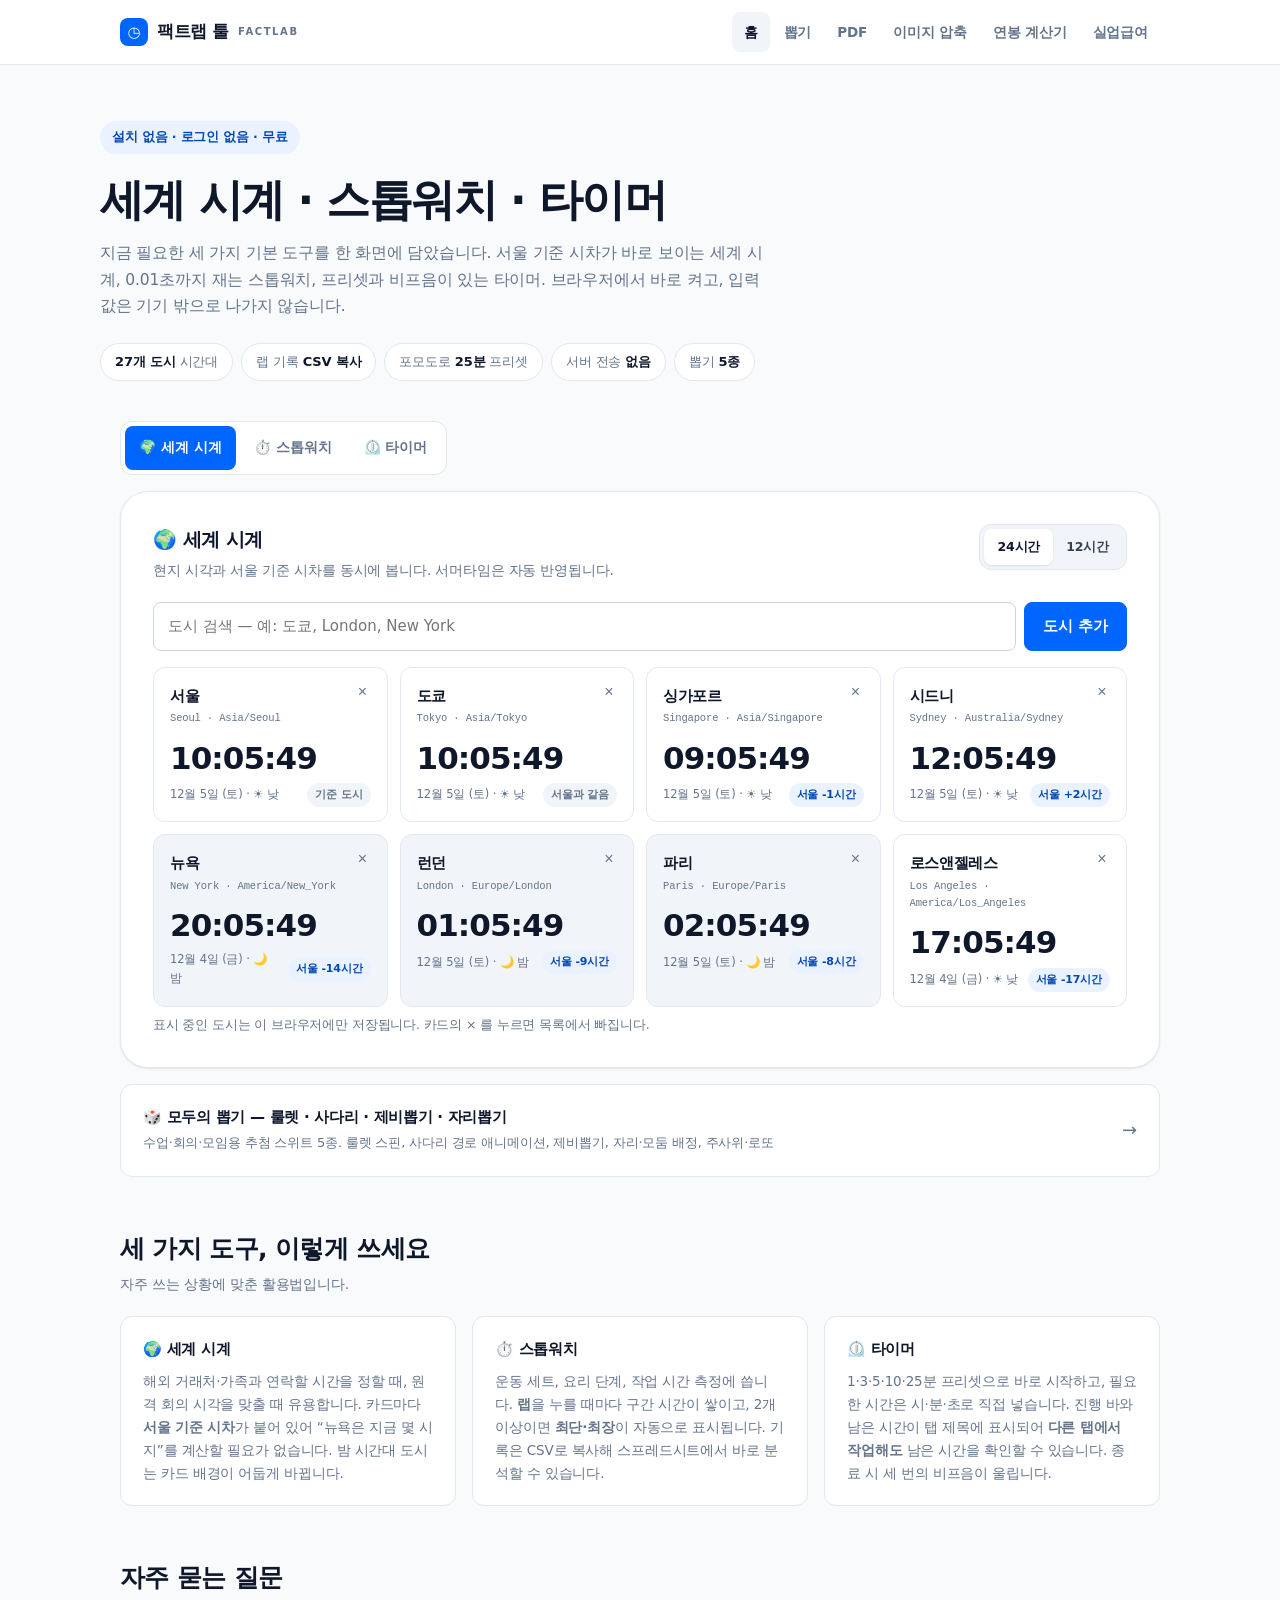
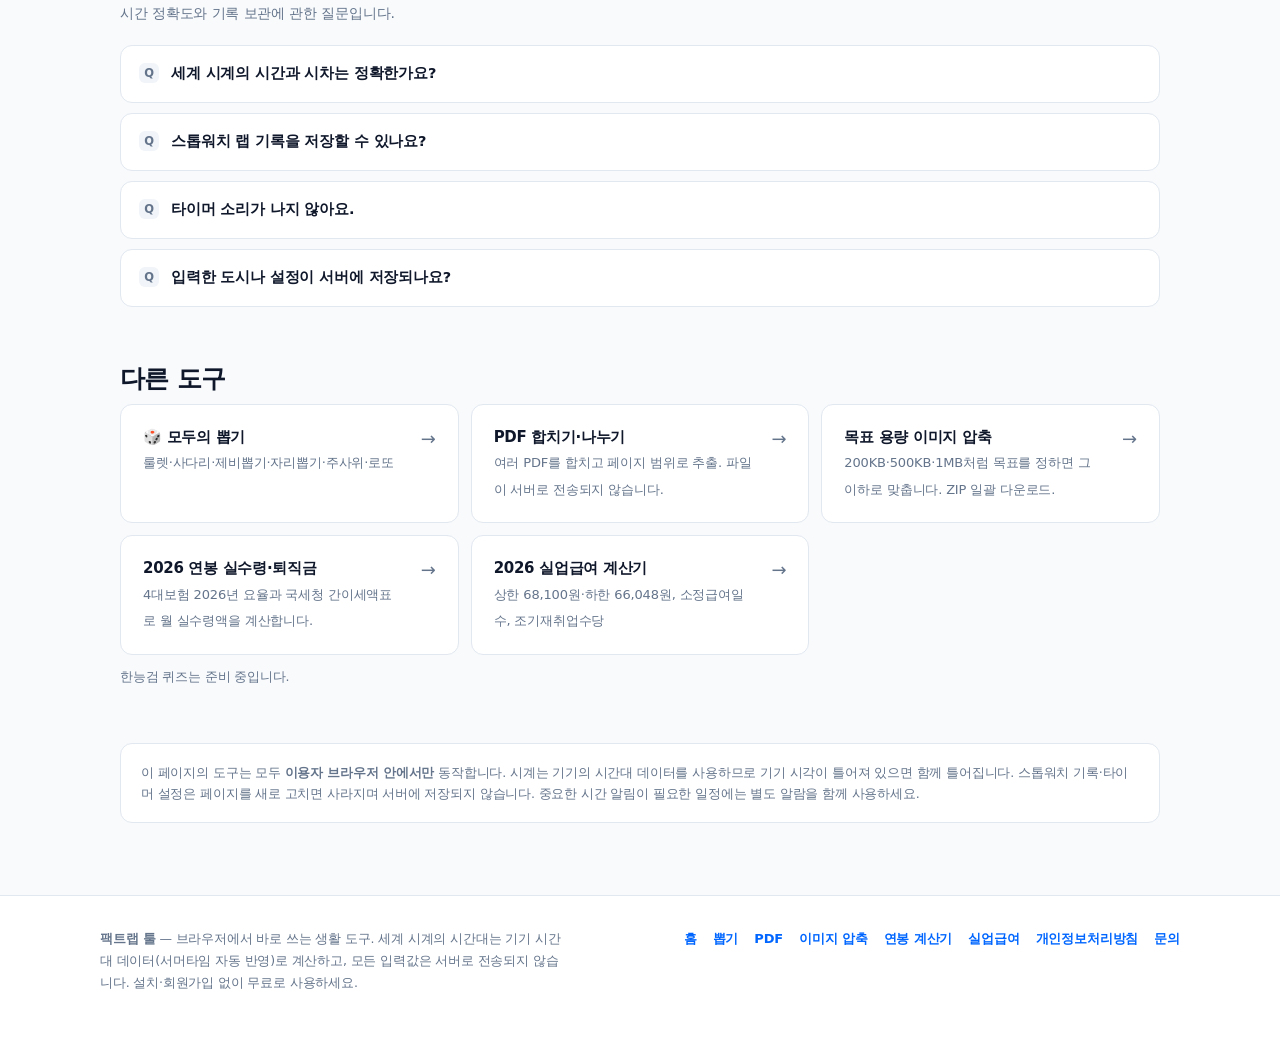
<file: index.html>
<!doctype html>
<html lang="ko">
<head>
<meta charset="utf-8">
<meta name="viewport" content="width=device-width, initial-scale=1">
<title>세계 시계 · 스톱워치 · 타이머 — 무료 온라인 도구 | 팩트랩 툴</title>
<meta name="description" content="서울·뉴욕·런던·도쿄 등 주요 도시 실시간 세계 시계(서울 기준 시차 표시, 도시 추가·12/24시간 전환), 0.01초 스톱워치(랩 기록·최단/최장 강조·CSV 복사), 프리셋과 비프음이 있는 타이머를 설치나 회원가입 없이 브라우저에서 바로 사용하세요.">
<link rel="canonical" href="https://factlabtools.github.io/factlab-tools/">
<meta name="robots" content="index,follow,max-image-preview:large">
<meta name="author" content="팩트랩 툴">
<meta name="theme-color" content="#0066FF" media="(prefers-color-scheme: light)">
<meta name="theme-color" content="#0d1117" media="(prefers-color-scheme: dark)">
<meta property="og:type" content="website">
<meta property="og:site_name" content="팩트랩 툴">
<meta property="og:locale" content="ko_KR">
<meta property="og:title" content="세계 시계 · 스톱워치 · 타이머 — 무료 온라인 도구 | 팩트랩 툴">
<meta property="og:description" content="서울·뉴욕·런던·도쿄 등 주요 도시 실시간 세계 시계(서울 기준 시차 표시, 도시 추가·12/24시간 전환), 0.01초 스톱워치(랩 기록·최단/최장 강조·CSV 복사), 프리셋과 비프음이 있는 타이머를 설치나 회원가입 없이 브라우저에서 바로 사용하세요.">
<meta property="og:url" content="https://factlabtools.github.io/factlab-tools/">
<meta name="twitter:card" content="summary">
<meta name="twitter:title" content="세계 시계 · 스톱워치 · 타이머 — 무료 온라인 도구 | 팩트랩 툴">
<meta name="twitter:description" content="서울·뉴욕·런던·도쿄 등 주요 도시 실시간 세계 시계(서울 기준 시차 표시, 도시 추가·12/24시간 전환), 0.01초 스톱워치(랩 기록·최단/최장 강조·CSV 복사), 프리셋과 비프음이 있는 타이머를 설치나 회원가입 없이 브라우저에서 바로 사용하세요.">
<link rel="icon" href="data:image/svg+xml,%3Csvg xmlns='http://www.w3.org/2000/svg' viewBox='0 0 64 64'%3E%3Crect width='64' height='64' rx='14' fill='%230066FF'/%3E%3Ccircle cx='32' cy='32' r='15' fill='none' stroke='%23fff' stroke-width='4'/%3E%3Cpath d='M32 23v10l7 4' stroke='%23fff' stroke-width='4' stroke-linecap='round' fill='none'/%3E%3C/svg%3E">
<link rel="stylesheet" href="style.css">
<script type="application/ld+json">{
 "@context": "https://schema.org",
 "@type": "WebApplication",
 "name": "팩트랩 툴 — 세계 시계·스톱워치·타이머",
 "url": "https://factlabtools.github.io/factlab-tools/",
 "applicationCategory": "UtilitiesApplication",
 "operatingSystem": "Web browser (Android, iOS, Windows, macOS)",
 "browserRequirements": "JavaScript 지원 브라우저",
 "inLanguage": "ko-KR",
 "isAccessibleForFree": true,
 "offers": {
  "@type": "Offer",
  "price": "0",
  "priceCurrency": "KRW"
 },
 "description": "서울·뉴욕·런던·도쿄 등 주요 도시 실시간 세계 시계(서울 기준 시차 표시, 도시 추가·12/24시간 전환), 0.01초 스톱워치(랩 기록·최단/최장 강조·CSV 복사), 프리셋과 비프음이 있는 타이머를 설치나 회원가입 없이 브라우저에서 바로 사용하세요.",
 "featureList": [
  "주요 도시 27곳 실시간 세계 시계와 서울 기준 시차 표시",
  "도시 검색·추가·삭제, 12시간/24시간 표기 전환",
  "0.01초 단위 스톱워치, 랩 기록과 최단·최장 랩 강조, CSV·텍스트 복사",
  "1·3·5·10·25분 프리셋과 시·분·초 직접 입력 타이머, 종료 비프음과 탭 제목 표시"
 ],
 "publisher": {
  "@type": "Organization",
  "name": "팩트랩 툴",
  "url": "https://factlabtools.github.io/factlab-tools/"
 },
 "datePublished": "2026-11-15",
 "dateModified": "2026-11-15"
}</script>
<script type="application/ld+json">{
 "@context": "https://schema.org",
 "@type": "ItemList",
 "name": "팩트랩 툴 무료 도구 목록",
 "itemListElement": [
  {
   "@type": "ListItem",
   "position": 1,
   "name": "세계 시계",
   "url": "https://factlabtools.github.io/factlab-tools/#clock"
  },
  {
   "@type": "ListItem",
   "position": 2,
   "name": "스톱워치",
   "url": "https://factlabtools.github.io/factlab-tools/#stopwatch"
  },
  {
   "@type": "ListItem",
   "position": 3,
   "name": "타이머",
   "url": "https://factlabtools.github.io/factlab-tools/#timer"
  },
  {
   "@type": "ListItem",
   "position": 4,
   "name": "모두의 뽑기 — 룰렛·사다리·제비뽑기·자리뽑기",
   "url": "https://factlabtools.github.io/factlab-tools/draw.html"
  },
  {
   "@type": "ListItem",
   "position": 5,
   "name": "PDF 합치기·나누기 (무전송)",
   "url": "https://factlabtools.github.io/factlab-tools/pdf.html"
  },
  {
   "@type": "ListItem",
   "position": 6,
   "name": "목표 용량 이미지 압축기",
   "url": "https://factlabtools.github.io/factlab-tools/image.html"
  },
  {
   "@type": "ListItem",
   "position": 7,
   "name": "2026 연봉 실수령·퇴직금 계산기",
   "url": "https://factlabtools.github.io/factlab-tools/salary.html"
  },
  {
   "@type": "ListItem",
   "position": 8,
   "name": "2026 실업급여 계산기",
   "url": "https://factlabtools.github.io/factlab-tools/unemployment.html"
  }
 ]
}</script>
<script type="application/ld+json">{
 "@context": "https://schema.org",
 "@type": "FAQPage",
 "mainEntity": [
  {
   "@type": "Question",
   "name": "세계 시계의 시간과 시차는 정확한가요?",
   "acceptedAnswer": {
    "@type": "Answer",
    "text": "기기(브라우저)가 가진 IANA 시간대 데이터로 계산하기 때문에 서머타임(DST)이 자동 반영됩니다. 다만 각국이 시간대 규칙을 바꾸면 기기 데이터 업데이트 시점에 따라 잠시 차이가 날 수 있습니다. 서울 기준 시차는 도시 카드 오른쪽 아래에 표시됩니다."
   }
  },
  {
   "@type": "Question",
   "name": "스톱워치 랩 기록을 저장할 수 있나요?",
   "acceptedAnswer": {
    "@type": "Answer",
    "text": "랩 텍스트 복사와 CSV 복사 버튼으로 클립보드에 담을 수 있습니다. CSV는 스프레드시트에 그대로 붙여 넣으면 표로 정리됩니다. 페이지를 새로 고치면 기록이 사라지므로 필요한 기록은 복사해 두세요."
   }
  },
  {
   "@type": "Question",
   "name": "타이머 소리가 나지 않아요.",
   "acceptedAnswer": {
    "@type": "Answer",
    "text": "브라우저 정책상 사용자가 화면을 한 번 조작한 뒤부터 소리가 납니다. ‘시작’을 누른 뒤에는 정상 동작하며, 휴대폰 무음 모드나 ‘소리 알림’ 체크가 꺼져 있으면 울리지 않습니다. 탭 제목에 남은 시간이 표시되므로 화면을 보지 않아도 확인할 수 있습니다."
   }
  },
  {
   "@type": "Question",
   "name": "입력한 도시나 설정이 서버에 저장되나요?",
   "acceptedAnswer": {
    "@type": "Answer",
    "text": "아니요. 도시 목록과 12/24시간 설정은 이 브라우저의 로컬 저장소에만 보관되며 서버로 전송되지 않습니다. 브라우저 데이터를 지우면 초기화됩니다."
   }
  }
 ]
}</script>
</head>
<body>
<header class="site-header">
  <div class="wrap header-inner">
    <a class="brand" href="./"><span class="mark">◷</span>팩트랩 툴 <small>FACTLAB</small></a>
    <nav class="hub-nav" aria-label="팩트랩 툴 목록"><a href="index.html" aria-current="page">홈</a><a href="draw.html">뽑기</a><a href="pdf.html">PDF</a><a href="image.html">이미지 압축</a><a href="salary.html">연봉 계산기</a><a href="unemployment.html">실업급여</a></nav>
  </div>
</header>

<main>
  <div class="wrap hero">
    <span class="eyebrow">설치 없음 · 로그인 없음 · 무료</span>
    <h1>세계 시계 · 스톱워치 · 타이머</h1>
    <p class="lede">지금 필요한 세 가지 기본 도구를 한 화면에 담았습니다. 서울 기준 시차가 바로 보이는 세계 시계, 0.01초까지 재는 스톱워치, 프리셋과 비프음이 있는 타이머. 브라우저에서 바로 켜고, 입력값은 기기 밖으로 나가지 않습니다.</p>
    <ul class="chips">
      <li><b>27개 도시</b> 시간대</li>
      <li>랩 기록 <b>CSV 복사</b></li>
      <li>포모도로 <b>25분</b> 프리셋</li>
      <li>서버 전송 <b>없음</b></li>
      <li>뽑기 <b>5종</b></li>
    </ul>
  </div>

  <div class="wrap tools">
    <div class="tabs" role="tablist" aria-label="도구 선택">
      <button class="tab" id="tab-clock" role="tab" aria-selected="true" aria-controls="panel-clock" data-tab="clock">🌍 세계 시계</button>
      <button class="tab" id="tab-stopwatch" role="tab" aria-selected="false" aria-controls="panel-stopwatch" data-tab="stopwatch">⏱️ 스톱워치</button>
      <button class="tab" id="tab-timer" role="tab" aria-selected="false" aria-controls="panel-timer" data-tab="timer">⏲️ 타이머</button>
    </div>

    <div class="tool-wrap">
      <!-- 세계 시계 -->
      <section id="panel-clock" role="tabpanel" aria-labelledby="tab-clock" tabindex="0">
        <div class="tool-card">
          <div class="tool-head">
            <div>
              <h2>🌍 세계 시계</h2>
              <p>현지 시각과 서울 기준 시차를 동시에 봅니다. 서머타임은 자동 반영됩니다.</p>
            </div>
            <div class="seg mini" role="group" aria-label="시간 표기 방식">
              <label><input type="radio" name="hformat" value="24" checked><span>24시간</span></label>
              <label><input type="radio" name="hformat" value="12"><span>12시간</span></label>
            </div>
          </div>
          <div class="clock-add">
            <input id="city-search" type="search" list="city-list" placeholder="도시 검색 — 예: 도쿄, London, New York" autocomplete="off" aria-label="추가할 도시 검색">
            <datalist id="city-list"></datalist>
            <button class="btn btn-primary" id="city-add" type="button">도시 추가</button>
          </div>
          <p class="form-msg" id="clock-msg" role="status"></p>
          <div class="clock-grid" id="clock-grid"></div>
          <p class="help">표시 중인 도시는 이 브라우저에만 저장됩니다. 카드의 × 를 누르면 목록에서 빠집니다.</p>
        </div>
      </section>

      <!-- 스톱워치 -->
      <section id="panel-stopwatch" role="tabpanel" aria-labelledby="tab-stopwatch" tabindex="0" hidden>
        <div class="tool-card">
          <div class="tool-head">
            <div>
              <h2>⏱️ 스톱워치</h2>
              <p>0.01초 단위 측정. 랩 기록에서 최단·최장 구간이 자동으로 강조됩니다.</p>
            </div>
          </div>
          <div class="digits num" role="timer" aria-live="off" aria-label="경과 시간">
            <span id="sw-h">00</span><span class="sep">:</span><span id="sw-m">00</span><span class="sep">:</span><span id="sw-s">00</span><span class="ms" id="sw-ms">.00</span>
          </div>
          <div class="big-actions">
            <button class="btn btn-primary btn-lg" id="sw-toggle" type="button">시작</button>
            <button class="btn btn-lg" id="sw-lap" type="button" disabled>랩</button>
            <button class="btn btn-lg" id="sw-reset" type="button">초기화</button>
          </div>
          <div class="laps" id="laps-wrap" hidden>
            <div class="laps-head"><span>#</span><span>구간</span><span>누적</span></div>
            <div class="lap-list" id="lap-list"></div>
          </div>
          <div class="big-actions">
            <button class="btn" id="lap-copy" type="button" disabled>랩 텍스트 복사</button>
            <button class="btn" id="lap-csv" type="button" disabled>CSV 복사</button>
          </div>
          <p class="help">키보드 단축키 — <b>Space</b> 시작/일시정지 · <b>L</b> 랩 · <b>R</b> 초기화</p>
        </div>
      </section>

      <!-- 타이머 -->
      <section id="panel-timer" role="tabpanel" aria-labelledby="tab-timer" tabindex="0" hidden>
        <div class="tool-card timer" id="timer-card">
          <div class="tool-head">
            <div>
              <h2>⏲️ 타이머</h2>
              <p>프리셋을 누르면 바로 시작합니다. 종료 시 비프음과 탭 제목으로 알려드립니다.</p>
            </div>
            <label class="switch"><input type="checkbox" id="sound-toggle" checked> 소리 알림</label>
          </div>
          <div class="tpresets" id="t-presets">
            <button class="chip" type="button" data-min="1">1분</button>
            <button class="chip" type="button" data-min="3">3분</button>
            <button class="chip" type="button" data-min="5">5분</button>
            <button class="chip" type="button" data-min="10">10분</button>
            <button class="chip" type="button" data-min="25">25분 · 포모도로</button>
          </div>
          <div class="tinputs">
            <label>시<input type="number" id="t-h" min="0" max="99" value="0" inputmode="numeric"></label>
            <label>분<input type="number" id="t-m" min="0" max="59" value="5" inputmode="numeric"></label>
            <label>초<input type="number" id="t-s" min="0" max="59" value="0" inputmode="numeric"></label>
            <button class="btn" id="t-set" type="button">이 시간으로 설정</button>
          </div>
          <div class="digits num" id="t-time" role="timer" aria-live="off">05:00</div>
          <div class="progress" role="progressbar" aria-label="진행률" aria-valuemin="0" aria-valuemax="100" aria-valuenow="0"><span id="t-bar"></span></div>
          <div class="big-actions">
            <button class="btn btn-primary btn-lg" id="t-toggle" type="button">시작</button>
            <button class="btn btn-lg" id="t-plus" type="button">+1분</button>
            <button class="btn btn-lg" id="t-reset" type="button">초기화</button>
          </div>
          <p class="help" id="t-status">시작하면 남은 시간이 탭 제목에 표시됩니다.</p>
        </div>
      </section>
    </div>
  </div>

  <div class="wrap" style="margin-top:16px">
    <a class="tool-link" href="draw.html">
      <div>
        <b>🎲 모두의 뽑기 — 룰렛 · 사다리 · 제비뽑기 · 자리뽑기</b>
        <span>수업·회의·모임용 추첨 스위트 5종. 룰렛 스핀, 사다리 경로 애니메이션, 제비뽑기, 자리·모둠 배정, 주사위·로또</span>
      </div>
      <span class="arrow" aria-hidden="true">→</span>
    </a>
  </div>

  <div class="wrap">
    <section class="block">
      <h2 class="sec">세 가지 도구, 이렇게 쓰세요</h2>
      <p class="sec-sub">자주 쓰는 상황에 맞춘 활용법입니다.</p>
      <div class="three-col">
        <div class="panel">
          <h3>🌍 세계 시계</h3>
          <p>해외 거래처·가족과 연락할 시간을 정할 때, 원격 회의 시각을 맞출 때 유용합니다. 카드마다 <b>서울 기준 시차</b>가 붙어 있어 “뉴욕은 지금 몇 시지”를 계산할 필요가 없습니다. 밤 시간대 도시는 카드 배경이 어둡게 바뀝니다.</p>
        </div>
        <div class="panel">
          <h3>⏱️ 스톱워치</h3>
          <p>운동 세트, 요리 단계, 작업 시간 측정에 씁니다. <b>랩</b>을 누를 때마다 구간 시간이 쌓이고, 2개 이상이면 <b>최단·최장</b>이 자동으로 표시됩니다. 기록은 CSV로 복사해 스프레드시트에서 바로 분석할 수 있습니다.</p>
        </div>
        <div class="panel">
          <h3>⏲️ 타이머</h3>
          <p>1·3·5·10·25분 프리셋으로 바로 시작하고, 필요한 시간은 시·분·초로 직접 넣습니다. 진행 바와 남은 시간이 탭 제목에 표시되어 <b>다른 탭에서 작업해도</b> 남은 시간을 확인할 수 있습니다. 종료 시 세 번의 비프음이 울립니다.</p>
        </div>
      </div>
    </section>

    <section class="block">
      <h2 class="sec">자주 묻는 질문</h2>
      <p class="sec-sub">시간 정확도와 기록 보관에 관한 질문입니다.</p>
        <details class="faq">
          <summary>세계 시계의 시간과 시차는 정확한가요?</summary>
          <div class="a"><p>기기(브라우저)가 가진 <b>IANA 시간대 데이터</b>로 계산하기 때문에 서머타임(DST)이 자동 반영됩니다. 다만 각국이 시간대 규칙을 바꾸면 기기 데이터 업데이트 시점에 따라 잠시 차이가 날 수 있습니다. 서울 기준 시차는 도시 카드 오른쪽 아래에 표시됩니다.</p></div>
        </details>
        <details class="faq">
          <summary>스톱워치 랩 기록을 저장할 수 있나요?</summary>
          <div class="a"><p><b>랩 텍스트 복사</b>와 <b>CSV 복사</b> 버튼으로 클립보드에 담을 수 있습니다. CSV는 스프레드시트에 그대로 붙여 넣으면 표로 정리됩니다. 페이지를 새로 고치면 기록이 사라지므로 필요한 기록은 복사해 두세요.</p></div>
        </details>
        <details class="faq">
          <summary>타이머 소리가 나지 않아요.</summary>
          <div class="a"><p>브라우저 정책상 <b>사용자가 화면을 한 번 조작한 뒤</b>부터 소리가 납니다. ‘시작’을 누른 뒤에는 정상 동작하며, 휴대폰 무음 모드나 ‘소리 알림’ 체크가 꺼져 있으면 울리지 않습니다. 탭 제목에 남은 시간이 표시되므로 화면을 보지 않아도 확인할 수 있습니다.</p></div>
        </details>
        <details class="faq">
          <summary>입력한 도시나 설정이 서버에 저장되나요?</summary>
          <div class="a"><p>아니요. 도시 목록과 12/24시간 설정은 <b>이 브라우저의 로컬 저장소</b>에만 보관되며 서버로 전송되지 않습니다. 브라우저 데이터를 지우면 초기화됩니다.</p></div>
        </details>
    </section>

    <section class="block">
      <h2 class="sec">다른 도구</h2>
      <div class="tool-grid">
        <a class="tool-link" href="draw.html">
          <div>
            <b>🎲 모두의 뽑기</b>
            <span>룰렛·사다리·제비뽑기·자리뽑기·주사위·로또</span>
          </div>
          <span class="arrow" aria-hidden="true">→</span>
        </a>
        <a class="tool-link" href="pdf.html">
          <div>
            <b>PDF 합치기·나누기</b>
            <span>여러 PDF를 합치고 페이지 범위로 추출. 파일이 서버로 전송되지 않습니다.</span>
          </div>
          <span class="arrow" aria-hidden="true">→</span>
        </a>
        <a class="tool-link" href="image.html">
          <div>
            <b>목표 용량 이미지 압축</b>
            <span>200KB·500KB·1MB처럼 목표를 정하면 그 이하로 맞춥니다. ZIP 일괄 다운로드.</span>
          </div>
          <span class="arrow" aria-hidden="true">→</span>
        </a>
        <a class="tool-link" href="salary.html">
          <div>
            <b>2026 연봉 실수령·퇴직금</b>
            <span>4대보험 2026년 요율과 국세청 간이세액표로 월 실수령액을 계산합니다.</span>
          </div>
          <span class="arrow" aria-hidden="true">→</span>
        </a>
        <a class="tool-link" href="unemployment.html">
          <div>
            <b>2026 실업급여 계산기</b>
            <span>상한 68,100원·하한 66,048원, 소정급여일수, 조기재취업수당</span>
          </div>
          <span class="arrow" aria-hidden="true">→</span>
        </a>
      </div>
      <p class="help" style="margin-top:12px">한능검 퀴즈는 준비 중입니다.</p>
    </section>

    <section class="block">
      <p class="disclaimer">
        이 페이지의 도구는 모두 <b>이용자 브라우저 안에서만</b> 동작합니다. 시계는 기기의 시간대 데이터를 사용하므로 기기 시각이 틀어져 있으면 함께 틀어집니다.
        스톱워치 기록·타이머 설정은 페이지를 새로 고치면 사라지며 서버에 저장되지 않습니다. 중요한 시간 알림이 필요한 일정에는 별도 알람을 함께 사용하세요.
      </p>
    </section>
  </div>
</main>
<footer class="site-footer">
  <div class="wrap footer-inner">
    <p><b>팩트랩 툴</b> — 브라우저에서 바로 쓰는 생활 도구. 세계 시계의 시간대는 기기 시간대 데이터(서머타임 자동 반영)로 계산하고,
    모든 입력값은 서버로 전송되지 않습니다. 설치·회원가입 없이 무료로 사용하세요.</p>
    <div class="footer-links">
      <a href="index.html">홈</a>
      <a href="draw.html">뽑기</a>
      <a href="pdf.html">PDF</a>
      <a href="image.html">이미지 압축</a>
      <a href="salary.html">연봉 계산기</a>
      <a href="unemployment.html">실업급여</a>
      <a href="privacy.html">개인정보처리방침</a>
      <a href="mailto:Ehfqhr2026@gmail.com">문의</a>
    </div>
  </div>
</footer>
<script src="app.js"></script>
</body>
</html>
</file>
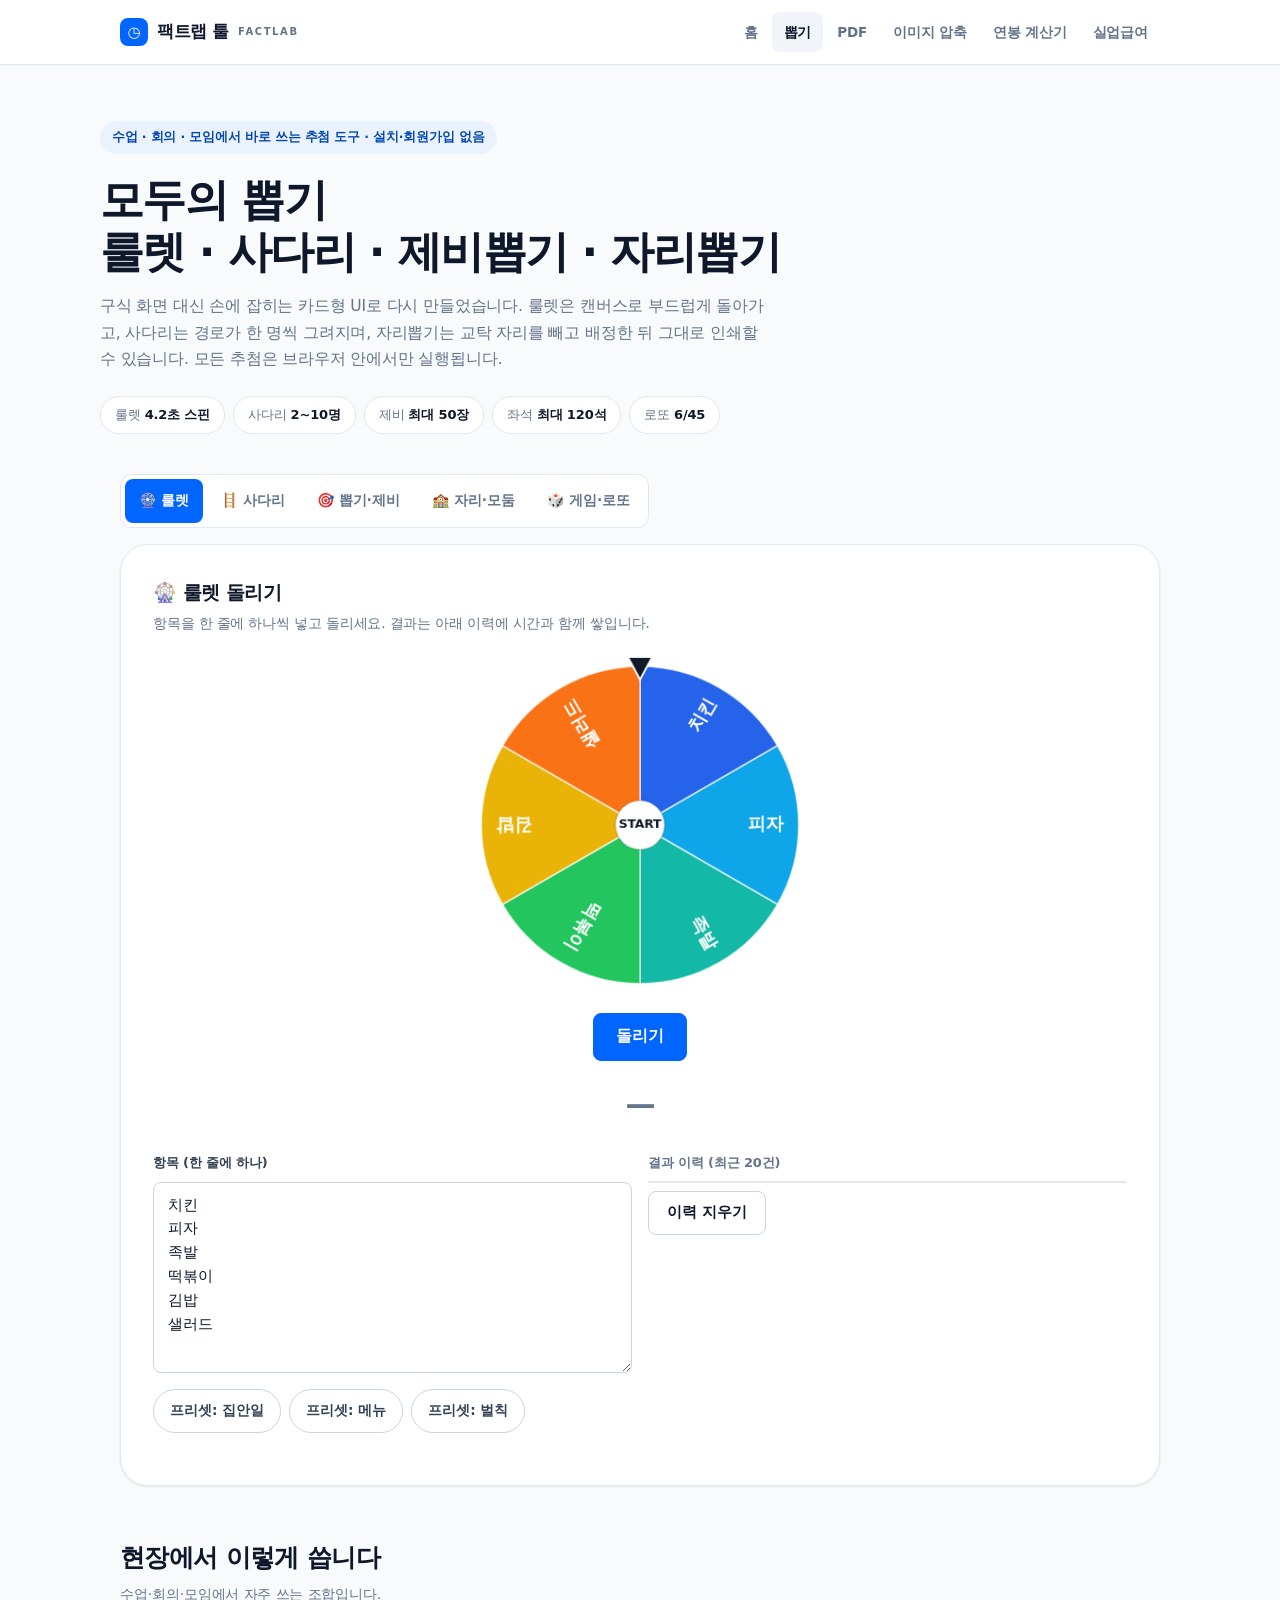
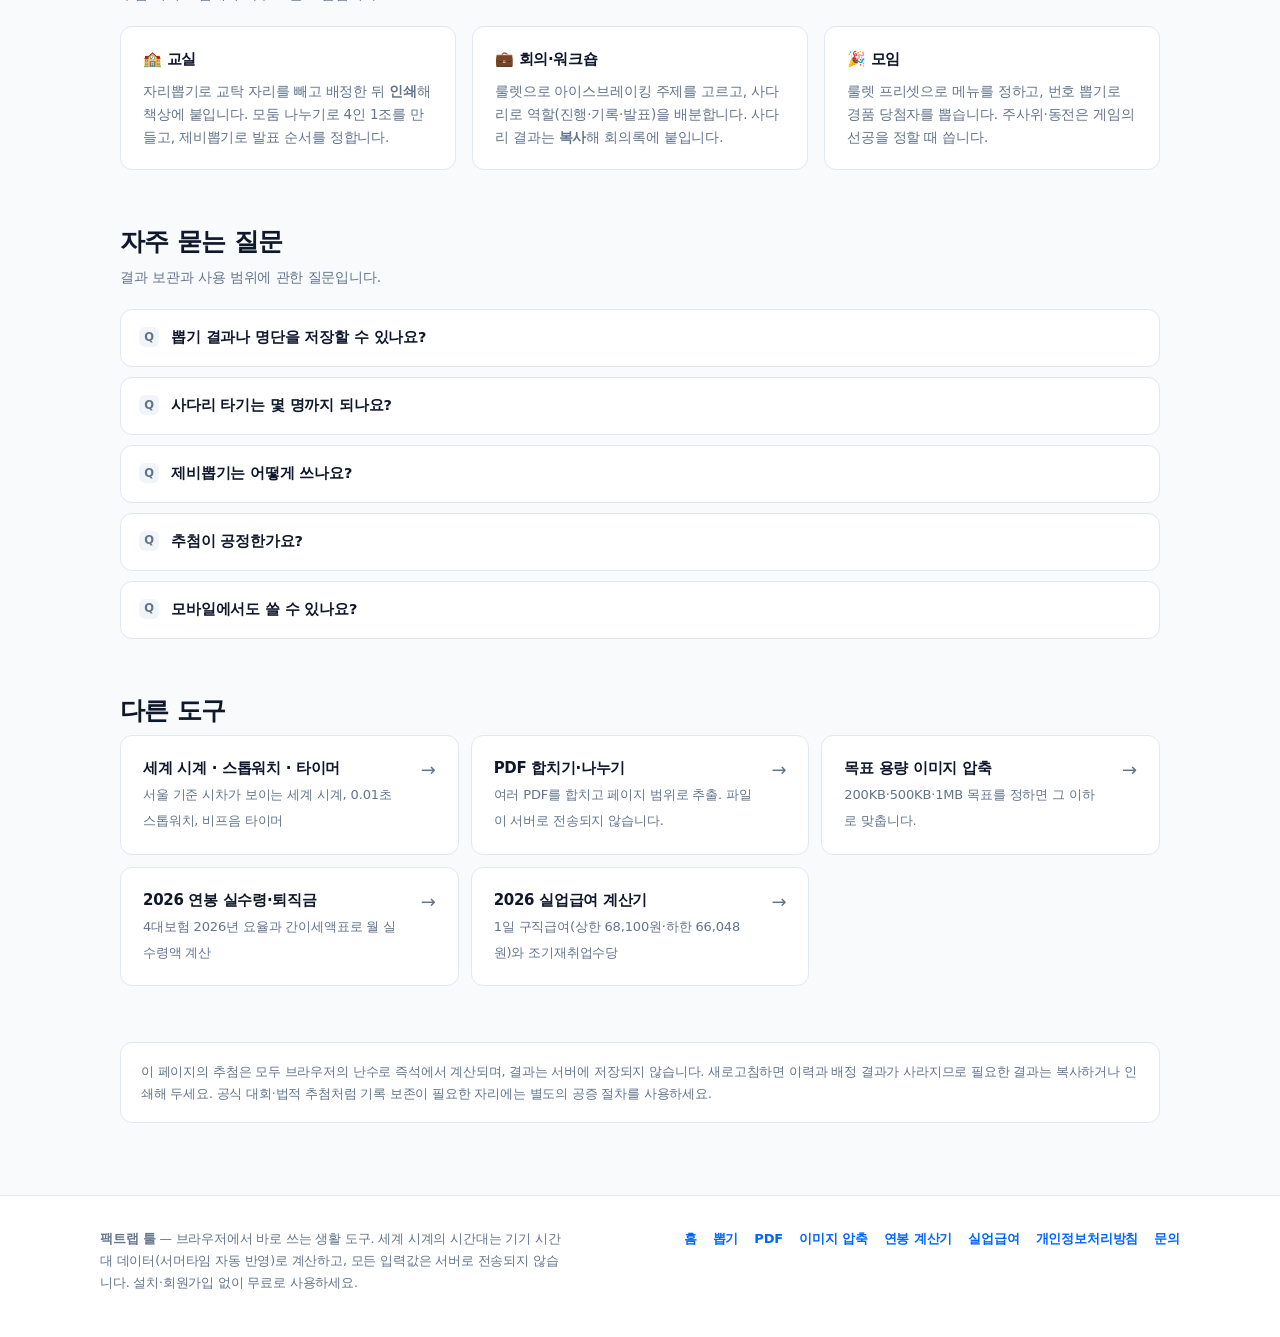
<file: draw.html>
<!doctype html>
<html lang="ko">
<head>
<meta charset="utf-8">
<meta name="viewport" content="width=device-width, initial-scale=1">
<title>모두의 뽑기 — 룰렛·사다리·제비뽑기·자리뽑기 (무료) | 팩트랩 툴</title>
<meta name="description" content="룰렛 돌리기, 사다리 타기, 번호·이름 뽑기와 제비뽑기, 자리뽑기와 모둠 나누기, 주사위·동전·로또까지 한 페이지에서. 설치·회원가입 없이 모바일에서도 바로 쓰는 무료 추첨 도구입니다.">
<link rel="canonical" href="https://factlabtools.github.io/factlab-tools/draw.html">
<meta name="robots" content="index,follow,max-image-preview:large">
<meta name="author" content="팩트랩 툴">
<meta name="theme-color" content="#0066FF" media="(prefers-color-scheme: light)">
<meta name="theme-color" content="#0d1117" media="(prefers-color-scheme: dark)">
<meta property="og:type" content="website">
<meta property="og:site_name" content="팩트랩 툴">
<meta property="og:locale" content="ko_KR">
<meta property="og:title" content="모두의 뽑기 — 룰렛·사다리·제비뽑기·자리뽑기 (무료) | 팩트랩 툴">
<meta property="og:description" content="룰렛 돌리기, 사다리 타기, 번호·이름 뽑기와 제비뽑기, 자리뽑기와 모둠 나누기, 주사위·동전·로또까지 한 페이지에서. 설치·회원가입 없이 모바일에서도 바로 쓰는 무료 추첨 도구입니다.">
<meta property="og:url" content="https://factlabtools.github.io/factlab-tools/draw.html">
<meta name="twitter:card" content="summary">
<meta name="twitter:title" content="모두의 뽑기 — 룰렛·사다리·제비뽑기·자리뽑기 (무료) | 팩트랩 툴">
<meta name="twitter:description" content="룰렛 돌리기, 사다리 타기, 번호·이름 뽑기와 제비뽑기, 자리뽑기와 모둠 나누기, 주사위·동전·로또까지 한 페이지에서. 설치·회원가입 없이 모바일에서도 바로 쓰는 무료 추첨 도구입니다.">
<link rel="icon" href="data:image/svg+xml,%3Csvg xmlns='http://www.w3.org/2000/svg' viewBox='0 0 64 64'%3E%3Crect width='64' height='64' rx='14' fill='%230066FF'/%3E%3Ccircle cx='32' cy='32' r='15' fill='none' stroke='%23fff' stroke-width='4'/%3E%3Cpath d='M32 23v10l7 4' stroke='%23fff' stroke-width='4' stroke-linecap='round' fill='none'/%3E%3C/svg%3E">
<link rel="stylesheet" href="style.css">
<script type="application/ld+json">{
 "@context": "https://schema.org",
 "@type": "WebApplication",
 "name": "모두의 뽑기 — 룰렛·사다리·제비뽑기·자리뽑기",
 "url": "https://factlabtools.github.io/factlab-tools/draw.html",
 "applicationCategory": "UtilitiesApplication",
 "operatingSystem": "Web browser (Android, iOS, Windows, macOS)",
 "browserRequirements": "JavaScript 지원 브라우저",
 "inLanguage": "ko-KR",
 "isAccessibleForFree": true,
 "offers": {
  "@type": "Offer",
  "price": "0",
  "priceCurrency": "KRW"
 },
 "description": "룰렛 돌리기, 사다리 타기, 번호·이름 뽑기와 제비뽑기, 자리뽑기와 모둠 나누기, 주사위·동전·로또까지 한 페이지에서. 설치·회원가입 없이 모바일에서도 바로 쓰는 무료 추첨 도구입니다.",
 "featureList": [
  "HTML5 Canvas 룰렛 — 항목 자유 입력, 프리셋 3종, 결과 이력",
  "사다리 타기 — 참가자 2~10명, 무작위 사다리 생성, 1명씩·전체 경로 애니메이션",
  "번호·이름 뽑기 — 범위와 인원 지정, 중복 제외/허용",
  "제비뽑기 — 통과·꽝 개수 지정, 카드를 눌러 확인",
  "자리뽑기 — 행×열 좌석 배치, 클릭으로 제외 좌석 설정, 모둠 나누기",
  "주사위·동전 던지기와 로또 6/45 번호 생성"
 ],
 "publisher": {
  "@type": "Organization",
  "name": "팩트랩 툴",
  "url": "https://factlabtools.github.io/factlab-tools/"
 },
 "datePublished": "2026-11-15",
 "dateModified": "2026-11-15"
}</script>
<script type="application/ld+json">{
 "@context": "https://schema.org",
 "@type": "FAQPage",
 "mainEntity": [
  {
   "@type": "Question",
   "name": "뽑기 결과나 명단을 저장할 수 있나요?",
   "acceptedAnswer": {
    "@type": "Answer",
    "text": "결과는 이 페이지 안에서만 유지되고 서버에 저장되지 않습니다. 각 도구의 결과 복사 버튼으로 클립보드에 담아 메모·문서에 붙여 넣으세요. 자리 배정 결과는 인쇄 버튼으로 종이에 바로 출력할 수 있습니다."
   }
  },
  {
   "@type": "Question",
   "name": "사다리 타기는 몇 명까지 되나요?",
   "acceptedAnswer": {
    "@type": "Answer",
    "text": "참가자 2~10명까지 지원합니다. 결과 칸을 비워 두면 참가자 순서를 뽑고, 결과를 입력하면 참가자 수와 개수가 같아야 합니다. ‘1명씩’은 차례대로 한 명의 경로를, ‘전체 경로’는 모두의 경로를 한 번에 보여줍니다."
   }
  },
  {
   "@type": "Question",
   "name": "제비뽑기는 어떻게 쓰나요?",
   "acceptedAnswer": {
    "@type": "Answer",
    "text": "전체 제비 수와 통과 개수를 넣고 제비 만들기를 누르면 번호 카드가 나옵니다. 카드를 하나씩 눌러 확인하거나 ‘전체 공개’로 한 번에 볼 수 있습니다. 꽝 개수는 자동으로 계산됩니다."
   }
  },
  {
   "@type": "Question",
   "name": "추첨이 공정한가요?",
   "acceptedAnswer": {
    "@type": "Answer",
    "text": "모든 추첨은 브라우저의 Math.random()으로 섞습니다. 서버가 개입하지 않고, 새로고침하면 결과가 사라집니다. 같은 조건으로 다시 뽑으면 결과는 매번 달라집니다."
   }
  },
  {
   "@type": "Question",
   "name": "모바일에서도 쓸 수 있나요?",
   "acceptedAnswer": {
    "@type": "Answer",
    "text": "네. 화면 폭에 맞춰 카드와 표가 재배치되고, 룰렛·사다리는 화면 너비에 맞게 그려집니다. 태블릿·PC에서는 더 넓게 보입니다."
   }
  }
 ]
}</script>
</head>
<body>
<header class="site-header">
  <div class="wrap header-inner">
    <a class="brand" href="index.html"><span class="mark">◷</span>팩트랩 툴 <small>FACTLAB</small></a>
    <nav class="hub-nav" aria-label="팩트랩 툴 목록"><a href="index.html">홈</a><a href="draw.html" aria-current="page">뽑기</a><a href="pdf.html">PDF</a><a href="image.html">이미지 압축</a><a href="salary.html">연봉 계산기</a><a href="unemployment.html">실업급여</a></nav>
  </div>
</header>

<main>
  <div class="wrap hero">
    <span class="eyebrow">수업 · 회의 · 모임에서 바로 쓰는 추첨 도구 · 설치·회원가입 없음</span>
    <h1>모두의 뽑기<br>룰렛 · 사다리 · 제비뽑기 · 자리뽑기</h1>
    <p class="lede">구식 화면 대신 손에 잡히는 카드형 UI로 다시 만들었습니다. 룰렛은 캔버스로 부드럽게 돌아가고, 사다리는 경로가 한 명씩 그려지며, 자리뽑기는 교탁 자리를 빼고 배정한 뒤 그대로 인쇄할 수 있습니다. 모든 추첨은 브라우저 안에서만 실행됩니다.</p>
    <ul class="chips">
      <li>룰렛 <b>4.2초 스핀</b></li>
      <li>사다리 <b>2~10명</b></li>
      <li>제비 <b>최대 50장</b></li>
      <li>좌석 <b>최대 120석</b></li>
      <li>로또 <b>6/45</b></li>
    </ul>
  </div>

  <div class="wrap tools">
    <div class="tabs" role="tablist" aria-label="뽑기 도구 선택">
      <button class="tab" id="tab-roulette" role="tab" aria-selected="true" aria-controls="panel-roulette" data-tab="roulette">🎡 룰렛</button>
      <button class="tab" id="tab-ladder" role="tab" aria-selected="false" aria-controls="panel-ladder" data-tab="ladder">🪜 사다리</button>
      <button class="tab" id="tab-pick" role="tab" aria-selected="false" aria-controls="panel-pick" data-tab="pick">🎯 뽑기·제비</button>
      <button class="tab" id="tab-seat" role="tab" aria-selected="false" aria-controls="panel-seat" data-tab="seat">🏫 자리·모둠</button>
      <button class="tab" id="tab-game" role="tab" aria-selected="false" aria-controls="panel-game" data-tab="game">🎲 게임·로또</button>
    </div>

    <div class="tool-wrap">
      <!-- 룰렛 -->
      <section id="panel-roulette" role="tabpanel" aria-labelledby="tab-roulette" tabindex="0">
        <div class="tool-card">
          <div class="tool-head">
            <div>
              <h2>🎡 룰렛 돌리기</h2>
              <p>항목을 한 줄에 하나씩 넣고 돌리세요. 결과는 아래 이력에 시간과 함께 쌓입니다.</p>
            </div>
          </div>
          <div class="roulette-wrap">
            <canvas id="r-wheel" width="360" height="360" aria-label="룰렛 판" role="img"></canvas>
            <button class="btn btn-primary btn-lg" id="r-spin" type="button">돌리기</button>
            <div class="r-result" id="r-result" aria-live="polite">—</div>
          </div>
          <div class="two-col">
            <div class="field">
              <label for="r-items">항목 (한 줄에 하나)</label>
              <textarea id="r-items" rows="7" spellcheck="false">치킨
피자
족발
떡볶이
김밥
샐러드</textarea>
              <div class="btn-row" id="r-presets" style="margin-top:8px">
                <button class="chip" type="button" data-items="청소|설거지|빨래|분리수거|화장실 청소">프리셋: 집안일</button>
                <button class="chip" type="button" data-items="치킨|피자|족발|떡볶이|김밥|샐러드">프리셋: 메뉴</button>
                <button class="chip" type="button" data-items="커피 쏘기|간식 사오기|발표하기|당번|통과">프리셋: 벌칙</button>
              </div>
              <p class="form-msg" id="r-msg" role="status"></p>
            </div>
            <div>
              <label style="display:block;font-size:13px;font-weight:800;color:var(--muted);margin-bottom:7px" for="r-history">결과 이력 (최근 20건)</label>
              <ol class="hist" id="r-history"></ol>
              <div class="btn-row" style="margin-top:8px">
                <button class="btn" id="r-clear" type="button">이력 지우기</button>
              </div>
            </div>
          </div>
        </div>
      </section>

      <!-- 사다리 -->
      <section id="panel-ladder" role="tabpanel" aria-labelledby="tab-ladder" tabindex="0" hidden>
        <div class="tool-card">
          <div class="tool-head">
            <div>
              <h2>🪜 사다리 타기</h2>
              <p>참가자를 넣고 사다리를 만든 뒤, 한 명씩 또는 전체 경로를 확인하세요.</p>
            </div>
            <div class="btn-row">
              <button class="btn btn-primary" id="l-gen" type="button">사다리 만들기</button>
              <button class="btn" id="l-one" type="button">1명씩</button>
              <button class="btn" id="l-all" type="button">전체 경로</button>
            </div>
          </div>
          <div class="two-col">
            <div class="field">
              <label for="l-names">참가자 (한 줄에 하나 · 2~10명)</label>
              <textarea id="l-names" rows="6" spellcheck="false">김철수
이영희
박민수
최지훈
정수민</textarea>
            </div>
            <div class="field">
              <label for="l-results">결과 (한 줄에 하나 · 비우면 순서 뽑기)</label>
              <textarea id="l-results" rows="6" spellcheck="false"></textarea>
              <p class="help">결과 개수는 참가자 수와 같아야 합니다.</p>
            </div>
          </div>
          <p class="form-msg" id="l-msg" role="status"></p>
          <div class="ladder-area">
            <canvas id="l-canvas" width="900" height="560" aria-label="사다리" role="img"></canvas>
          </div>
          <div class="res-list" id="l-out"></div>
          <div class="btn-row" style="margin-top:12px">
            <button class="btn" id="l-copy" type="button" disabled>결과 복사</button>
          </div>
        </div>
      </section>

      <!-- 뽑기 · 제비 -->
      <section id="panel-pick" role="tabpanel" aria-labelledby="tab-pick" tabindex="0" hidden>
        <div class="tool-card">
          <div class="tool-head">
            <div>
              <h2>🎯 랜덤 뽑기 · 제비뽑기</h2>
              <p>번호 범위, 이름 목록, 제비 중 필요한 방식을 고르세요.</p>
            </div>
            <div class="seg mini" role="group" aria-label="뽑기 방식">
              <label><input type="radio" name="p-mode" value="number" checked><span>번호</span></label>
              <label><input type="radio" name="p-mode" value="name"><span>이름</span></label>
              <label><input type="radio" name="p-mode" value="lots"><span>제비</span></label>
            </div>
          </div>
          <p class="form-msg" id="p-msg" role="status"></p>

          <div id="p-panel-number">
            <div class="three-col">
              <div class="field"><label for="p-from">시작 번호</label><input type="number" id="p-from" value="1" min="1" max="9999"></div>
              <div class="field"><label for="p-to">끝 번호</label><input type="number" id="p-to" value="30" min="1" max="9999"></div>
              <div class="field"><label for="p-count">뽑을 인원</label><input type="number" id="p-count" value="3" min="1" max="9999"></div>
            </div>
            <label class="switch"><input type="checkbox" id="p-unique" checked> 중복 없이 뽑기</label>
            <div class="btn-row" style="margin-top:12px">
              <button class="btn btn-primary" id="p-go" type="button">뽑기</button>
              <button class="btn" id="p-copy" type="button" disabled>결과 복사</button>
            </div>
            <div id="p-out"></div>
          </div>

          <div id="p-panel-name" hidden>
            <div class="field">
              <label for="n-names">이름 목록 (한 줄에 하나)</label>
              <textarea id="n-names" rows="6" spellcheck="false">김철수
이영희
박민수
최지훈
정수민
강하늘
윤서준
임지아</textarea>
            </div>
            <div class="two-col">
              <div class="field"><label for="n-count">뽑을 인원</label><input type="number" id="n-count" value="2" min="1" max="200"></div>
              <div class="field" style="align-self:end">
                <div class="btn-row">
                  <button class="btn btn-primary" id="n-go" type="button">뽑기</button>
                  <button class="btn" id="n-copy" type="button" disabled>결과 복사</button>
                </div>
              </div>
            </div>
            <div id="n-out"></div>
          </div>

          <div id="p-panel-lots" hidden>
            <div class="two-col">
              <div class="field"><label for="lots-total">전체 제비 수</label><input type="number" id="lots-total" value="10" min="2" max="50"></div>
              <div class="field"><label for="lots-pass">통과 개수 (나머지는 꽝)</label><input type="number" id="lots-pass" value="3" min="0" max="50"></div>
            </div>
            <div class="btn-row">
              <button class="btn btn-primary" id="lots-go" type="button">제비 만들기</button>
              <button class="btn" id="lots-reveal" type="button" hidden>전체 공개</button>
            </div>
            <p class="help" id="lots-out"></p>
            <div class="lots-grid" id="lots-grid" hidden></div>
          </div>

          <div style="border-top:1px solid var(--line);margin-top:24px;padding-top:20px">
            <label style="display:block;font-size:13px;font-weight:600;color:var(--text-2);margin-bottom:8px" for="p-history">추첨 이력 (최근 15건)</label>
            <ol class="hist" id="p-history"></ol>
            <div class="btn-row" style="margin-top:8px">
              <button class="btn" id="p-hist-copy" type="button" disabled>이력 복사</button>
              <button class="btn" id="p-clear" type="button">이력 지우기</button>
            </div>
          </div>
        </div>
      </section>

      <!-- 자리 · 모둠 -->
      <section id="panel-seat" role="tabpanel" aria-labelledby="tab-seat" tabindex="0" hidden>
        <div class="tool-card">
          <div class="tool-head">
            <div>
              <h2>🏫 자리뽑기</h2>
              <p>좌석을 누르면 제외됩니다(교탁·빈자리). 이름을 넣고 배정한 뒤 인쇄하세요.</p>
            </div>
          </div>
          <div class="three-col">
            <div class="field"><label for="s-rows">행</label><input type="number" id="s-rows" value="5" min="1" max="12"></div>
            <div class="field"><label for="s-cols">열</label><input type="number" id="s-cols" value="6" min="1" max="10"></div>
            <div class="field"><label for="s-names">이름 (한 줄에 하나)</label>
              <textarea id="s-names" rows="3" spellcheck="false">김철수
이영희
박민수
최지훈
정수민
강하늘
윤서준
임지아
한지우
서예린
조민재
백다인</textarea>
            </div>
          </div>
          <p class="form-msg" id="s-msg" role="status"></p>
          <div class="seat-grid" id="s-grid"></div>
          <div class="btn-row">
            <button class="btn btn-primary" id="s-assign" type="button">자리 배정</button>
            <button class="btn" id="s-copy" type="button">결과 복사</button>
            <button class="btn" id="s-print" type="button">인쇄</button>
          </div>
        </div>

        <div class="tool-card" style="margin-top:14px">
          <div class="tool-head">
            <div>
              <h2>👥 모둠(조) 나누기</h2>
              <p>이름 목록과 모둠 수를 정하면 인원이 최대한 고르게 나뉩니다.</p>
            </div>
          </div>
          <div class="two-col">
            <div class="field">
              <label for="tm-names">이름 목록 (한 줄에 하나)</label>
              <textarea id="tm-names" rows="6" spellcheck="false">김철수
이영희
박민수
최지훈
정수민
강하늘
윤서준
임지아
한지우
서예린
조민재
백다인</textarea>
            </div>
            <div class="field">
              <label for="tm-count">모둠 수</label>
              <input type="number" id="tm-count" value="3" min="2" max="10">
              <div class="btn-row" style="margin-top:10px">
                <button class="btn btn-primary" id="tm-go" type="button">모둠 나누기</button>
                <button class="btn" id="tm-copy" type="button" disabled>결과 복사</button>
              </div>
            </div>
          </div>
          <div class="teams" id="tm-out"></div>
        </div>
      </section>

      <!-- 게임 · 로또 -->
      <section id="panel-game" role="tabpanel" aria-labelledby="tab-game" tabindex="0" hidden>
        <div class="tool-card">
          <div class="tool-head">
            <div>
              <h2>🎲 미니 게임 · 로또</h2>
              <p>주사위·동전으로 가볍게 정하고, 로또 번호는 6/45로 뽑습니다.</p>
            </div>
          </div>

          <div class="game-block">
            <h3>주사위</h3>
            <p class="gd">던질 주사위 개수를 고르세요 (1~6개).</p>
            <div class="two-col">
              <div class="field"><label for="dice-count">주사위 개수</label><input type="number" id="dice-count" value="2" min="1" max="6"></div>
              <div class="field" style="align-self:end"><button class="btn btn-primary" id="dice-roll" type="button">굴리기</button></div>
            </div>
            <div class="dice-row" id="dice-out"></div>
          </div>

          <div class="game-block">
            <h3>동전 던지기</h3>
            <p class="gd">앞·뒤를 한 번에 여러 개 던집니다 (1~20개).</p>
            <div class="two-col">
              <div class="field"><label for="coin-count">동전 개수</label><input type="number" id="coin-count" value="5" min="1" max="20"></div>
              <div class="field" style="align-self:end"><button class="btn btn-primary" id="coin-toss" type="button">던지기</button></div>
            </div>
            <div class="coin-row" id="coin-out"></div>
          </div>

          <div class="game-block">
            <h3>로또 6/45 번호</h3>
            <p class="gd">1~45 중 6개를 중복 없이 뽑아 오름차순으로 보여드립니다.</p>
            <div class="two-col">
              <div class="field"><label for="lotto-games">게임 수 (1~5)</label><input type="number" id="lotto-games" value="5" min="1" max="5"></div>
              <div class="field" style="align-self:end">
                <div class="btn-row">
                  <button class="btn btn-primary" id="lotto-go" type="button">번호 뽑기</button>
                  <button class="btn" id="lotto-copy" type="button" disabled>결과 복사</button>
                </div>
              </div>
            </div>
            <div id="lotto-out"></div>
          </div>
        </div>
      </section>
    </div>
  </div>

  <div class="wrap">
    <section class="block">
      <h2 class="sec">현장에서 이렇게 씁니다</h2>
      <p class="sec-sub">수업·회의·모임에서 자주 쓰는 조합입니다.</p>
      <div class="three-col">
        <div class="panel">
          <h3>🏫 교실</h3>
          <p>자리뽑기로 교탁 자리를 빼고 배정한 뒤 <b>인쇄</b>해 책상에 붙입니다. 모둠 나누기로 4인 1조를 만들고, 제비뽑기로 발표 순서를 정합니다.</p>
        </div>
        <div class="panel">
          <h3>💼 회의·워크숍</h3>
          <p>룰렛으로 아이스브레이킹 주제를 고르고, 사다리로 역할(진행·기록·발표)을 배분합니다. 사다리 결과는 <b>복사</b>해 회의록에 붙입니다.</p>
        </div>
        <div class="panel">
          <h3>🎉 모임</h3>
          <p>룰렛 프리셋으로 메뉴를 정하고, 번호 뽑기로 경품 당첨자를 뽑습니다. 주사위·동전은 게임의 선공을 정할 때 씁니다.</p>
        </div>
      </div>
    </section>

    <section class="block">
      <h2 class="sec">자주 묻는 질문</h2>
      <p class="sec-sub">결과 보관과 사용 범위에 관한 질문입니다.</p>
        <details class="faq">
          <summary>뽑기 결과나 명단을 저장할 수 있나요?</summary>
          <div class="a"><p>결과는 <b>이 페이지 안에서만</b> 유지되고 서버에 저장되지 않습니다. 각 도구의 <b>결과 복사</b> 버튼으로 클립보드에 담아 메모·문서에 붙여 넣으세요. 자리 배정 결과는 <b>인쇄</b> 버튼으로 종이에 바로 출력할 수 있습니다.</p></div>
        </details>
        <details class="faq">
          <summary>사다리 타기는 몇 명까지 되나요?</summary>
          <div class="a"><p>참가자 <b>2~10명</b>까지 지원합니다. 결과 칸을 비워 두면 참가자 순서를 뽑고, 결과를 입력하면 참가자 수와 개수가 같아야 합니다. ‘1명씩’은 차례대로 한 명의 경로를, ‘전체 경로’는 모두의 경로를 한 번에 보여줍니다.</p></div>
        </details>
        <details class="faq">
          <summary>제비뽑기는 어떻게 쓰나요?</summary>
          <div class="a"><p>전체 제비 수와 통과 개수를 넣고 <b>제비 만들기</b>를 누르면 번호 카드가 나옵니다. 카드를 하나씩 눌러 확인하거나 ‘전체 공개’로 한 번에 볼 수 있습니다. 꽝 개수는 자동으로 계산됩니다.</p></div>
        </details>
        <details class="faq">
          <summary>추첨이 공정한가요?</summary>
          <div class="a"><p>모든 추첨은 브라우저의 <b>Math.random()</b>으로 섞습니다. 서버가 개입하지 않고, 새로고침하면 결과가 사라집니다. 같은 조건으로 다시 뽑으면 결과는 매번 달라집니다.</p></div>
        </details>
        <details class="faq">
          <summary>모바일에서도 쓸 수 있나요?</summary>
          <div class="a"><p>네. 화면 폭에 맞춰 카드와 표가 재배치되고, 룰렛·사다리는 화면 너비에 맞게 그려집니다. 태블릿·PC에서는 더 넓게 보입니다.</p></div>
        </details>
    </section>

    <section class="block">
      <h2 class="sec">다른 도구</h2>
      <div class="tool-grid">
        <a class="tool-link" href="index.html">
          <div><b>세계 시계 · 스톱워치 · 타이머</b><span>서울 기준 시차가 보이는 세계 시계, 0.01초 스톱워치, 비프음 타이머</span></div>
          <span class="arrow" aria-hidden="true">→</span>
        </a>
        <a class="tool-link" href="pdf.html">
          <div><b>PDF 합치기·나누기</b><span>여러 PDF를 합치고 페이지 범위로 추출. 파일이 서버로 전송되지 않습니다.</span></div>
          <span class="arrow" aria-hidden="true">→</span>
        </a>
        <a class="tool-link" href="image.html">
          <div><b>목표 용량 이미지 압축</b><span>200KB·500KB·1MB 목표를 정하면 그 이하로 맞춥니다.</span></div>
          <span class="arrow" aria-hidden="true">→</span>
        </a>
        <a class="tool-link" href="salary.html">
          <div><b>2026 연봉 실수령·퇴직금</b><span>4대보험 2026년 요율과 간이세액표로 월 실수령액 계산</span></div>
          <span class="arrow" aria-hidden="true">→</span>
        </a>
        <a class="tool-link" href="unemployment.html">
          <div><b>2026 실업급여 계산기</b><span>1일 구직급여(상한 68,100원·하한 66,048원)와 조기재취업수당</span></div>
          <span class="arrow" aria-hidden="true">→</span>
        </a>
      </div>
    </section>

    <section class="block">
      <p class="disclaimer">
        이 페이지의 추첨은 모두 브라우저의 난수로 즉석에서 계산되며, 결과는 서버에 저장되지 않습니다.
        새로고침하면 이력과 배정 결과가 사라지므로 필요한 결과는 복사하거나 인쇄해 두세요.
        공식 대회·법적 추첨처럼 기록 보존이 필요한 자리에는 별도의 공증 절차를 사용하세요.
      </p>
    </section>
  </div>
</main>
<footer class="site-footer">
  <div class="wrap footer-inner">
    <p><b>팩트랩 툴</b> — 브라우저에서 바로 쓰는 생활 도구. 세계 시계의 시간대는 기기 시간대 데이터(서머타임 자동 반영)로 계산하고,
    모든 입력값은 서버로 전송되지 않습니다. 설치·회원가입 없이 무료로 사용하세요.</p>
    <div class="footer-links">
      <a href="index.html">홈</a>
      <a href="draw.html">뽑기</a>
      <a href="pdf.html">PDF</a>
      <a href="image.html">이미지 압축</a>
      <a href="salary.html">연봉 계산기</a>
      <a href="unemployment.html">실업급여</a>
      <a href="privacy.html">개인정보처리방침</a>
      <a href="mailto:Ehfqhr2026@gmail.com">문의</a>
    </div>
  </div>
</footer>
<script src="app.js"></script>
<script src="draw.js"></script>
</body>
</html>
</file>
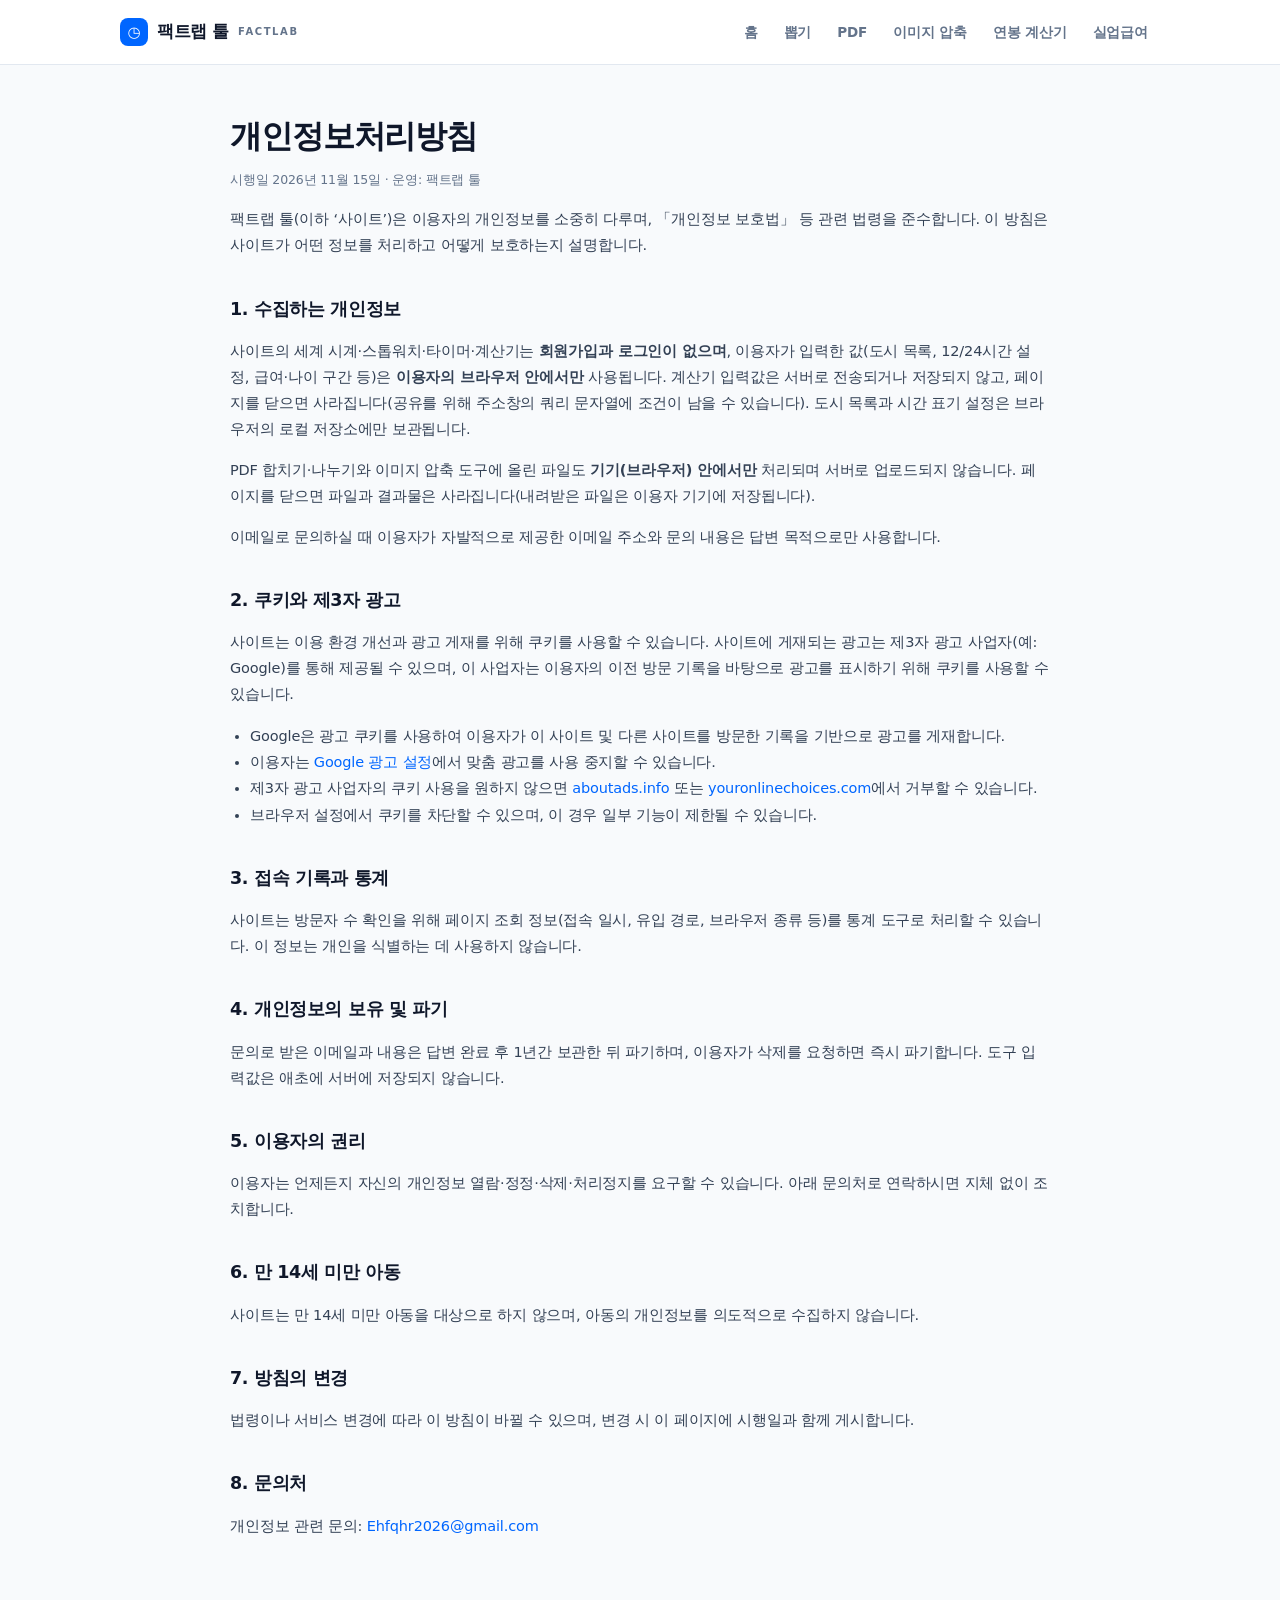
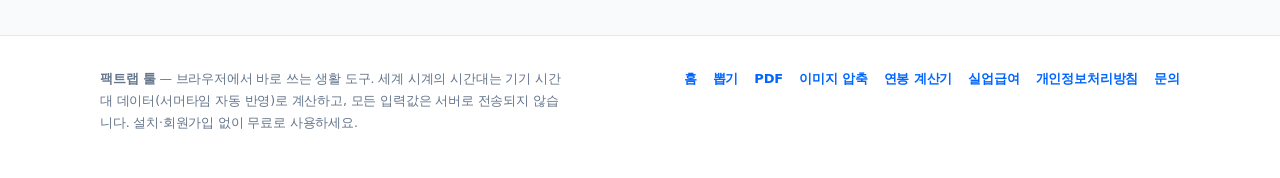
<file: privacy.html>
<!doctype html>
<html lang="ko">
<head>
<meta charset="utf-8">
<meta name="viewport" content="width=device-width, initial-scale=1">
<title>개인정보처리방침 | 팩트랩 툴</title>
<meta name="description" content="팩트랩 툴의 개인정보처리방침입니다. 도구 입력값은 브라우저에서만 처리되며 서버로 전송되지 않습니다. 쿠키와 제3자 광고, 문의 개인정보 처리 방법을 안내합니다.">
<link rel="canonical" href="https://factlabtools.github.io/factlab-tools/privacy.html">
<meta name="robots" content="index,follow,max-image-preview:large">
<meta name="author" content="팩트랩 툴">
<meta name="theme-color" content="#0066FF" media="(prefers-color-scheme: light)">
<meta name="theme-color" content="#0d1117" media="(prefers-color-scheme: dark)">
<meta property="og:type" content="website">
<meta property="og:site_name" content="팩트랩 툴">
<meta property="og:locale" content="ko_KR">
<meta property="og:title" content="개인정보처리방침 | 팩트랩 툴">
<meta property="og:description" content="팩트랩 툴의 개인정보처리방침입니다. 도구 입력값은 브라우저에서만 처리되며 서버로 전송되지 않습니다. 쿠키와 제3자 광고, 문의 개인정보 처리 방법을 안내합니다.">
<meta property="og:url" content="https://factlabtools.github.io/factlab-tools/privacy.html">
<meta name="twitter:card" content="summary">
<meta name="twitter:title" content="개인정보처리방침 | 팩트랩 툴">
<meta name="twitter:description" content="팩트랩 툴의 개인정보처리방침입니다. 도구 입력값은 브라우저에서만 처리되며 서버로 전송되지 않습니다. 쿠키와 제3자 광고, 문의 개인정보 처리 방법을 안내합니다.">
<link rel="icon" href="data:image/svg+xml,%3Csvg xmlns='http://www.w3.org/2000/svg' viewBox='0 0 64 64'%3E%3Crect width='64' height='64' rx='14' fill='%230066FF'/%3E%3Ccircle cx='32' cy='32' r='15' fill='none' stroke='%23fff' stroke-width='4'/%3E%3Cpath d='M32 23v10l7 4' stroke='%23fff' stroke-width='4' stroke-linecap='round' fill='none'/%3E%3C/svg%3E">
<link rel="stylesheet" href="style.css">

</head>
<body>
<header class="site-header">
  <div class="wrap header-inner">
    <a class="brand" href="index.html"><span class="mark">◷</span>팩트랩 툴 <small>FACTLAB</small></a>
    <nav class="hub-nav" aria-label="팩트랩 툴 목록"><a href="index.html">홈</a><a href="draw.html">뽑기</a><a href="pdf.html">PDF</a><a href="image.html">이미지 압축</a><a href="salary.html">연봉 계산기</a><a href="unemployment.html">실업급여</a></nav>
  </div>
</header>

<main class="wrap doc">
  <h1>개인정보처리방침</h1>
  <p class="updated">시행일 2026년 11월 15일 · 운영: 팩트랩 툴</p>

  <p>팩트랩 툴(이하 ‘사이트’)은 이용자의 개인정보를 소중히 다루며, 「개인정보 보호법」 등 관련 법령을 준수합니다. 이 방침은 사이트가 어떤 정보를 처리하고 어떻게 보호하는지 설명합니다.</p>

  <h2>1. 수집하는 개인정보</h2>
  <p>사이트의 세계 시계·스톱워치·타이머·계산기는 <b>회원가입과 로그인이 없으며</b>, 이용자가 입력한 값(도시 목록, 12/24시간 설정, 급여·나이 구간 등)은 <b>이용자의 브라우저 안에서만</b> 사용됩니다. 계산기 입력값은 서버로 전송되거나 저장되지 않고, 페이지를 닫으면 사라집니다(공유를 위해 주소창의 쿼리 문자열에 조건이 남을 수 있습니다). 도시 목록과 시간 표기 설정은 브라우저의 로컬 저장소에만 보관됩니다.</p>
  <p>PDF 합치기·나누기와 이미지 압축 도구에 올린 파일도 <b>기기(브라우저) 안에서만</b> 처리되며 서버로 업로드되지 않습니다. 페이지를 닫으면 파일과 결과물은 사라집니다(내려받은 파일은 이용자 기기에 저장됩니다).</p>
  <p>이메일로 문의하실 때 이용자가 자발적으로 제공한 이메일 주소와 문의 내용은 답변 목적으로만 사용합니다.</p>

  <h2>2. 쿠키와 제3자 광고</h2>
  <p>사이트는 이용 환경 개선과 광고 게재를 위해 쿠키를 사용할 수 있습니다. 사이트에 게재되는 광고는 제3자 광고 사업자(예: Google)를 통해 제공될 수 있으며, 이 사업자는 이용자의 이전 방문 기록을 바탕으로 광고를 표시하기 위해 쿠키를 사용할 수 있습니다.</p>
  <ul>
    <li>Google은 광고 쿠키를 사용하여 이용자가 이 사이트 및 다른 사이트를 방문한 기록을 기반으로 광고를 게재합니다.</li>
    <li>이용자는 <a href="https://www.google.com/settings/ads" target="_blank" rel="noopener">Google 광고 설정</a>에서 맞춤 광고를 사용 중지할 수 있습니다.</li>
    <li>제3자 광고 사업자의 쿠키 사용을 원하지 않으면 <a href="https://www.aboutads.info/choices/" target="_blank" rel="noopener">aboutads.info</a> 또는 <a href="https://www.youronlinechoices.com/kr/" target="_blank" rel="noopener">youronlinechoices.com</a>에서 거부할 수 있습니다.</li>
    <li>브라우저 설정에서 쿠키를 차단할 수 있으며, 이 경우 일부 기능이 제한될 수 있습니다.</li>
  </ul>

  <h2>3. 접속 기록과 통계</h2>
  <p>사이트는 방문자 수 확인을 위해 페이지 조회 정보(접속 일시, 유입 경로, 브라우저 종류 등)를 통계 도구로 처리할 수 있습니다. 이 정보는 개인을 식별하는 데 사용하지 않습니다.</p>

  <h2>4. 개인정보의 보유 및 파기</h2>
  <p>문의로 받은 이메일과 내용은 답변 완료 후 1년간 보관한 뒤 파기하며, 이용자가 삭제를 요청하면 즉시 파기합니다. 도구 입력값은 애초에 서버에 저장되지 않습니다.</p>

  <h2>5. 이용자의 권리</h2>
  <p>이용자는 언제든지 자신의 개인정보 열람·정정·삭제·처리정지를 요구할 수 있습니다. 아래 문의처로 연락하시면 지체 없이 조치합니다.</p>

  <h2>6. 만 14세 미만 아동</h2>
  <p>사이트는 만 14세 미만 아동을 대상으로 하지 않으며, 아동의 개인정보를 의도적으로 수집하지 않습니다.</p>

  <h2>7. 방침의 변경</h2>
  <p>법령이나 서비스 변경에 따라 이 방침이 바뀔 수 있으며, 변경 시 이 페이지에 시행일과 함께 게시합니다.</p>

  <h2>8. 문의처</h2>
  <p>개인정보 관련 문의: <a href="mailto:Ehfqhr2026@gmail.com">Ehfqhr2026@gmail.com</a></p>
</main>
<footer class="site-footer">
  <div class="wrap footer-inner">
    <p><b>팩트랩 툴</b> — 브라우저에서 바로 쓰는 생활 도구. 세계 시계의 시간대는 기기 시간대 데이터(서머타임 자동 반영)로 계산하고,
    모든 입력값은 서버로 전송되지 않습니다. 설치·회원가입 없이 무료로 사용하세요.</p>
    <div class="footer-links">
      <a href="index.html">홈</a>
      <a href="draw.html">뽑기</a>
      <a href="pdf.html">PDF</a>
      <a href="image.html">이미지 압축</a>
      <a href="salary.html">연봉 계산기</a>
      <a href="unemployment.html">실업급여</a>
      <a href="privacy.html">개인정보처리방침</a>
      <a href="mailto:Ehfqhr2026@gmail.com">문의</a>
    </div>
  </div>
</footer>
<script src="app.js"></script>
</body>
</html>
</file>
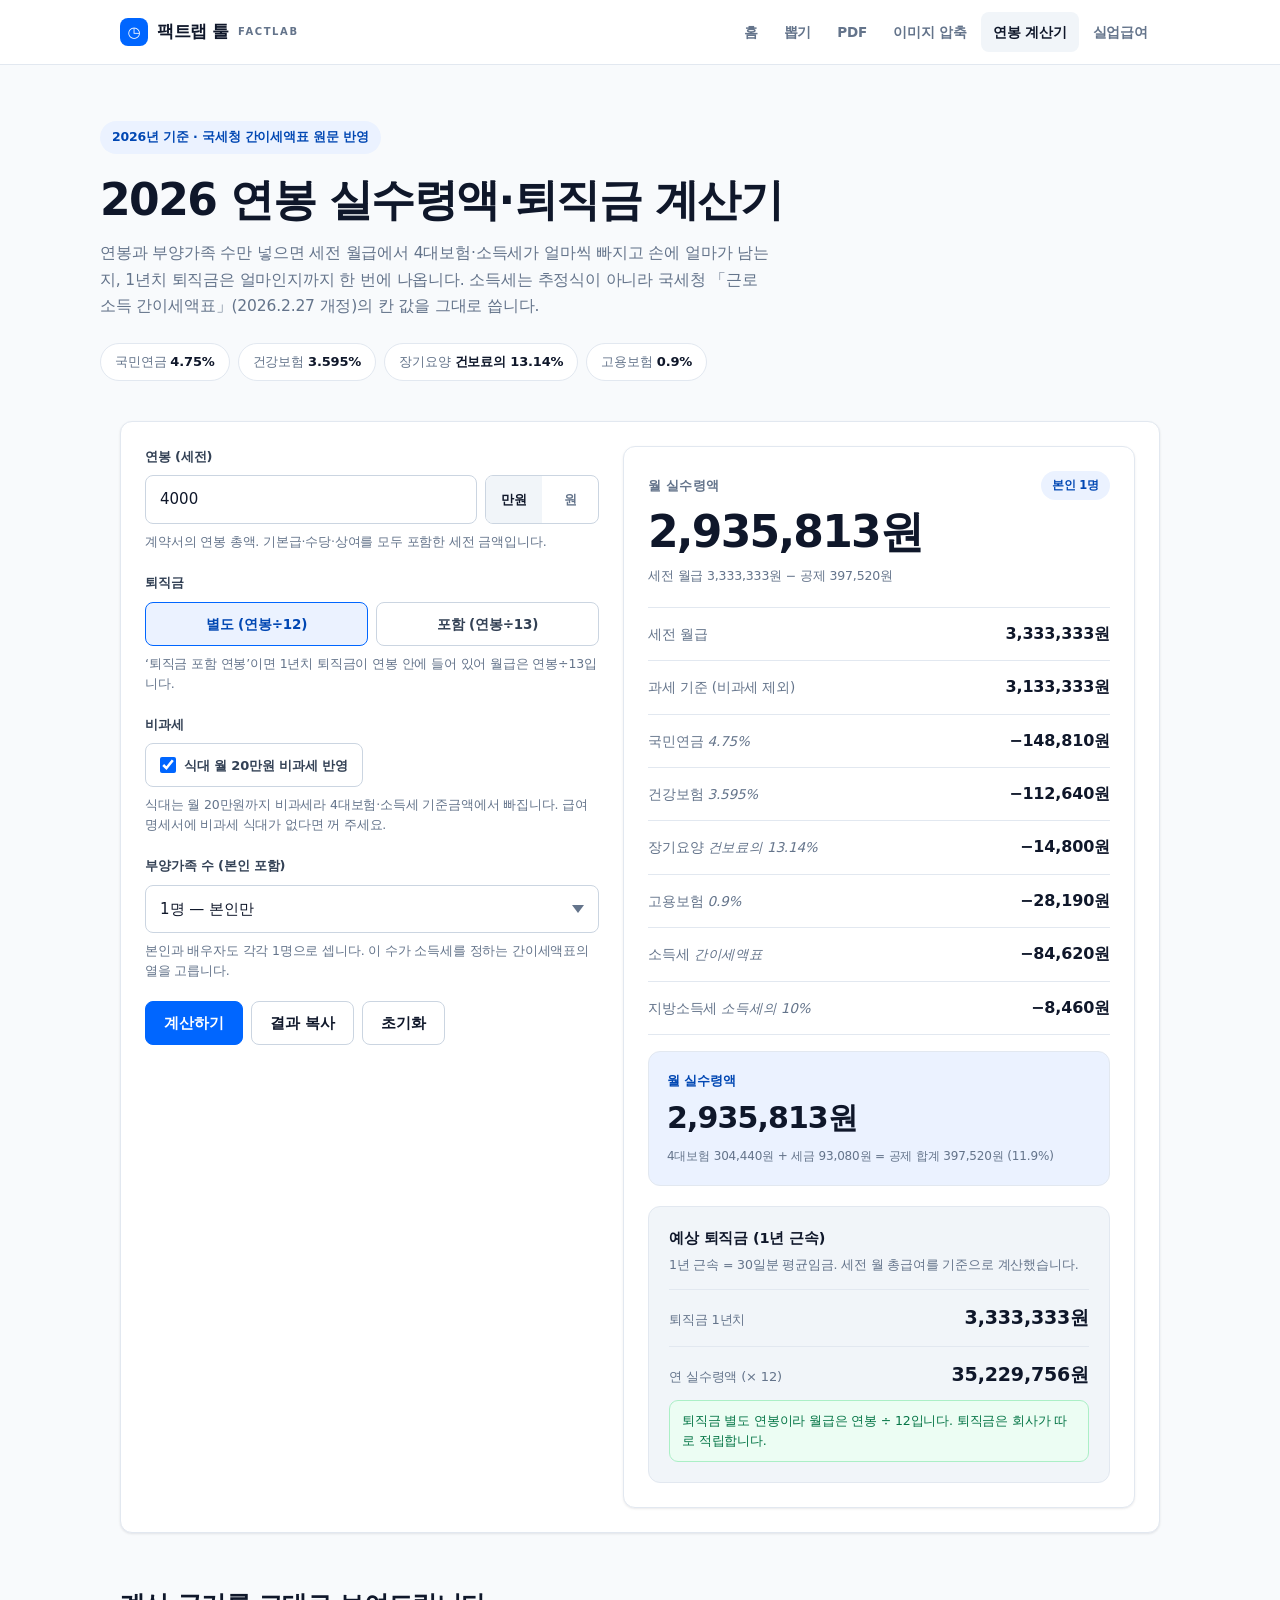
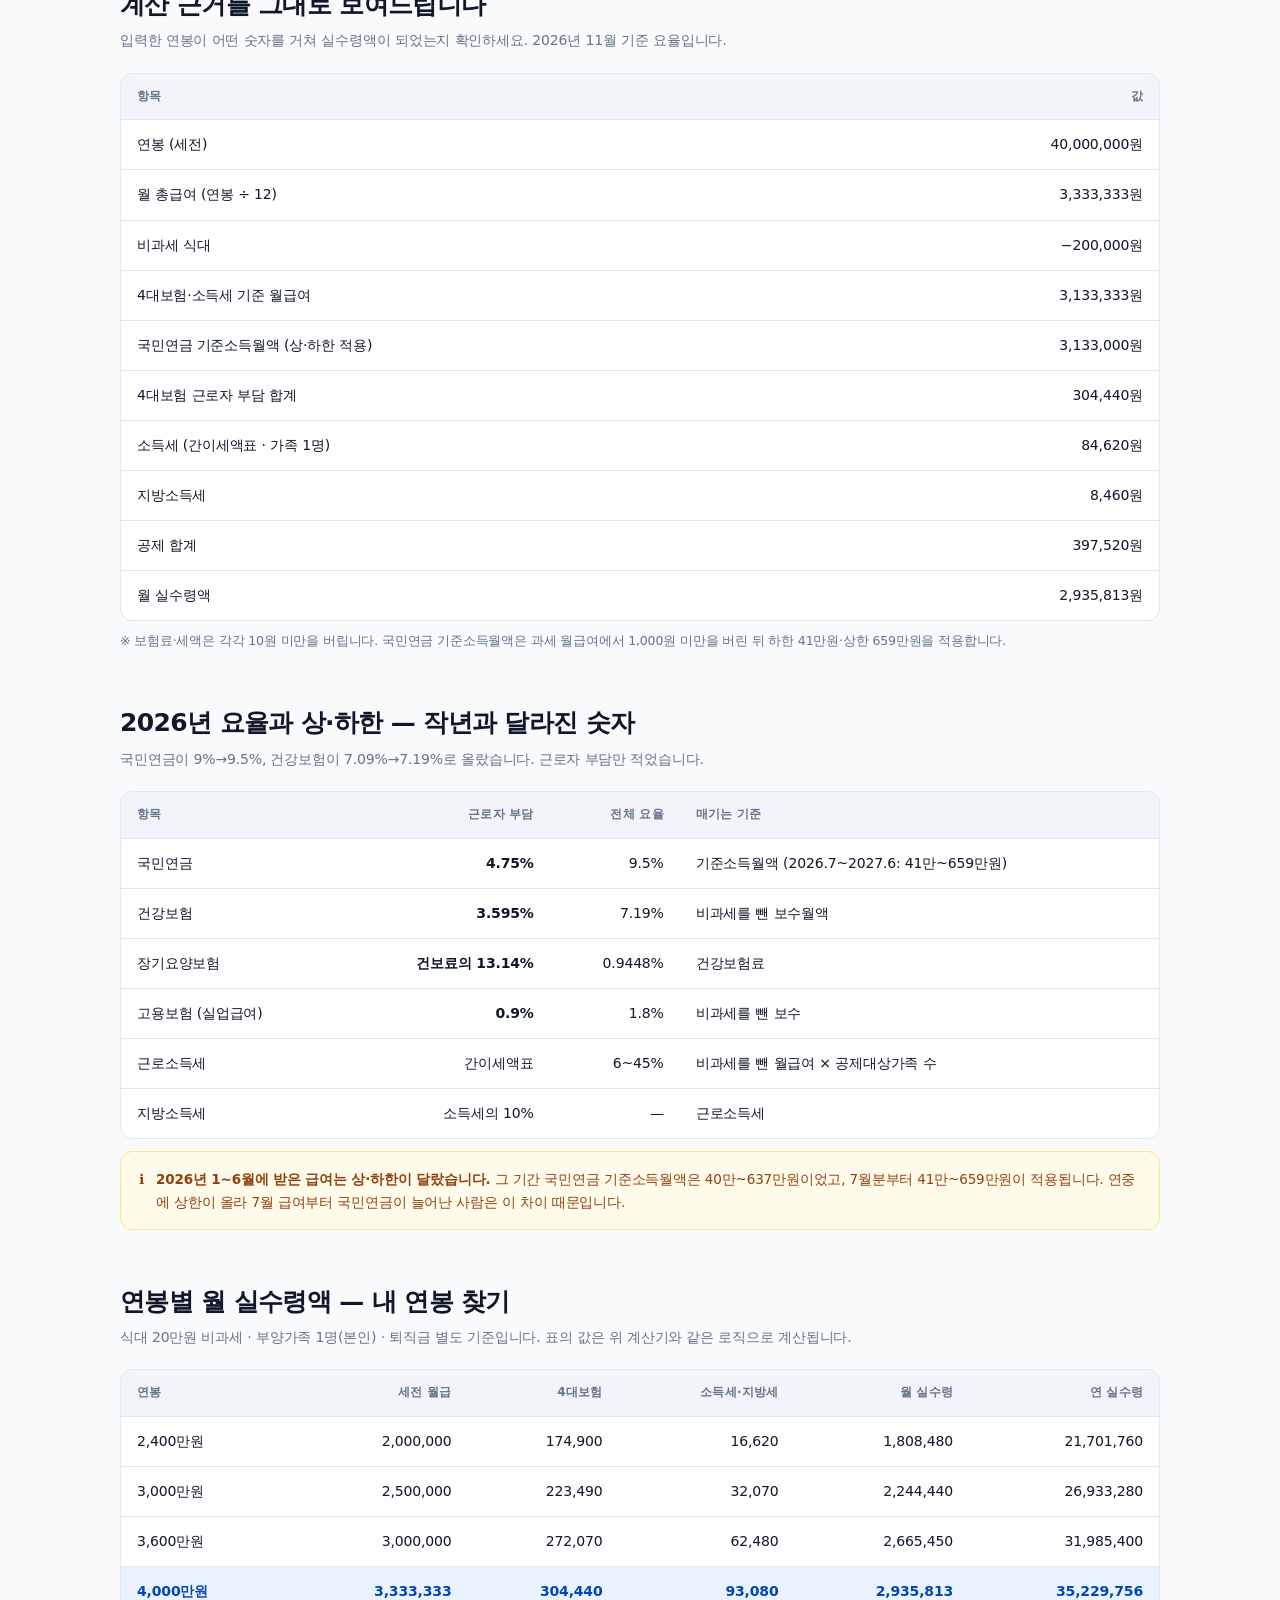
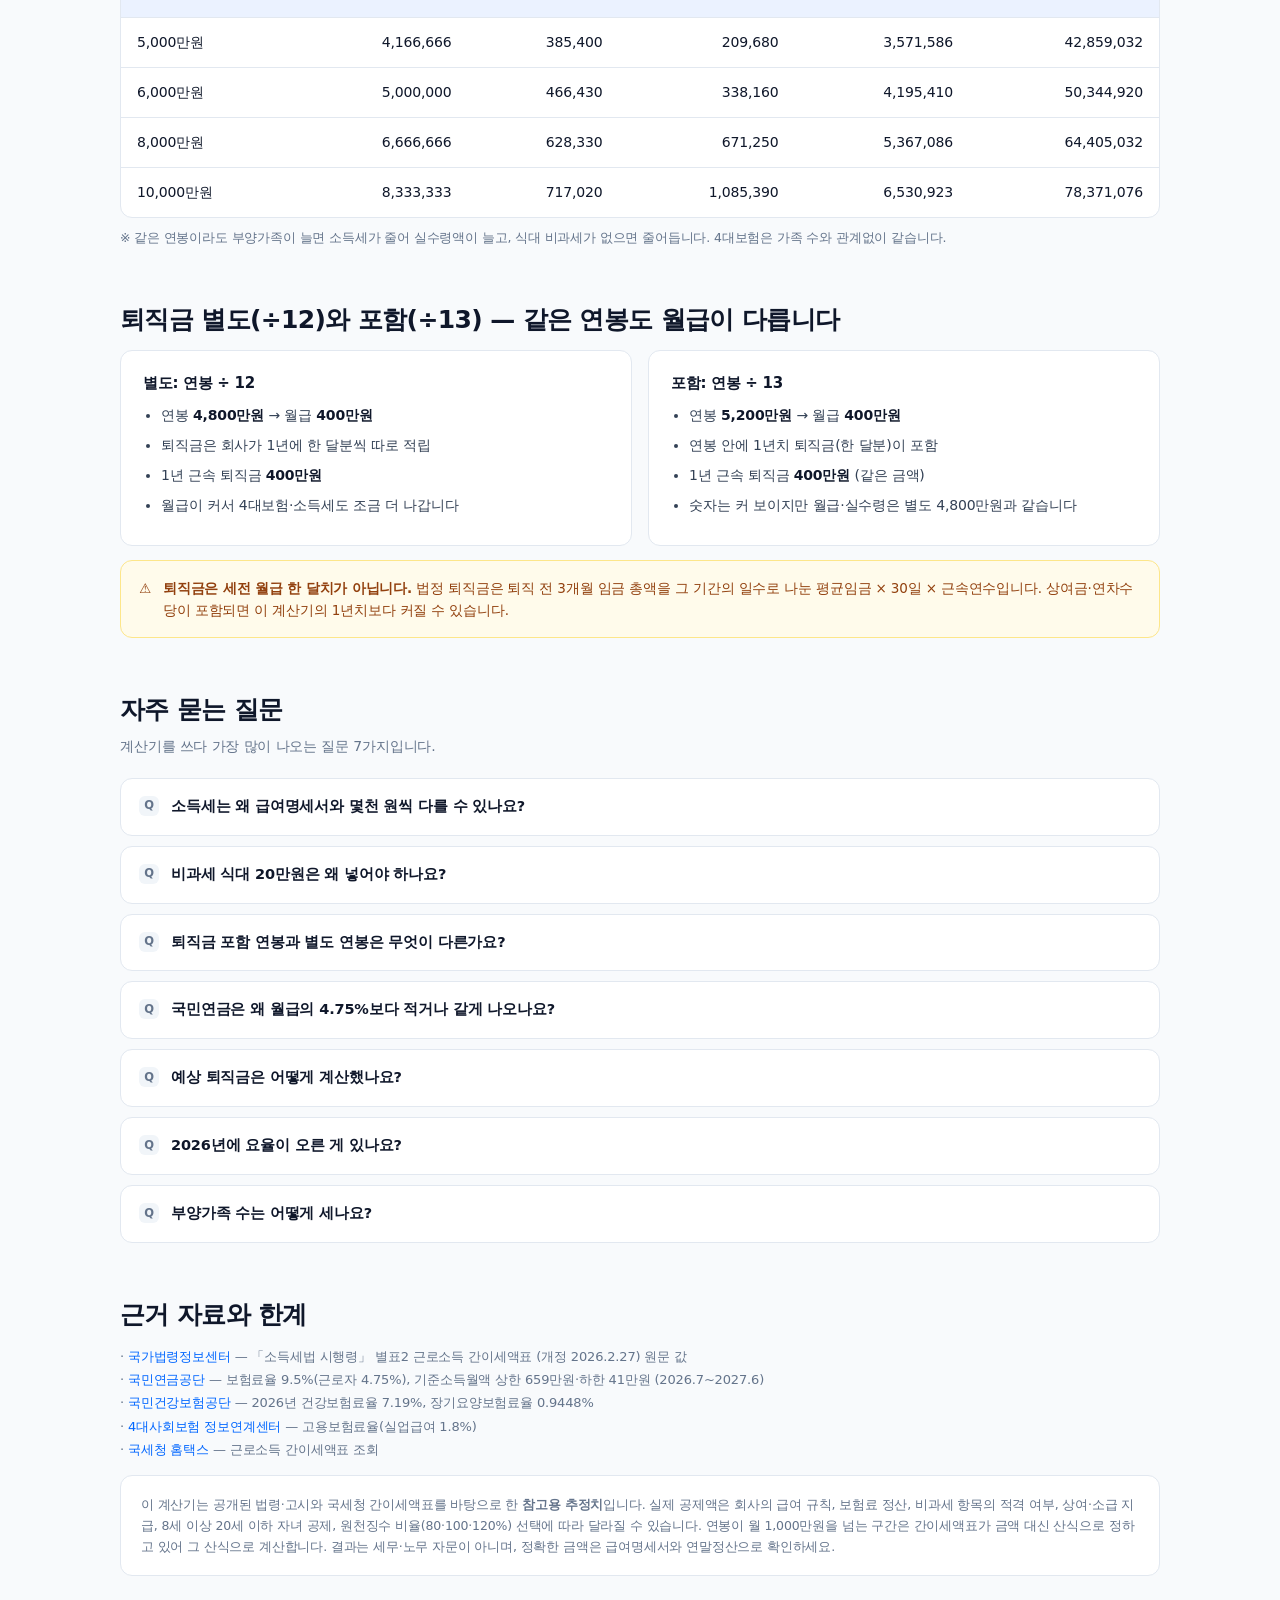
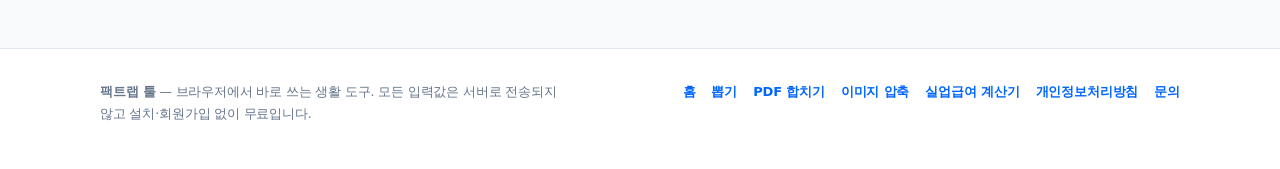
<file: salary.html>
<!doctype html>
<html lang="ko">
<head>
<meta charset="utf-8">
<meta name="viewport" content="width=device-width, initial-scale=1">
<title>2026 연봉 실수령액·퇴직금 계산기 — 4대보험·간이세액표 그대로 | 팩트랩 툴</title>
<meta name="description" content="2026년 4대보험 요율(국민연금 4.75%·건강보험 3.595%·장기요양 건보료의 13.14%·고용보험 0.9%)과 국세청 근로소득 간이세액표(개정 2026.2.27) 원문 값으로 월 실수령액을 계산합니다. 퇴직금 별도(÷12)·포함(÷13), 비과세 식대 20만원, 부양가족 수까지 반영하고 공제 내역을 급여명세서 형태로 보여줍니다.">
<link rel="canonical" href="https://factlabtools.github.io/factlab-tools/salary.html">
<meta name="robots" content="index,follow,max-image-preview:large">
<meta name="author" content="팩트랩 툴">
<meta name="theme-color" content="#0066FF" media="(prefers-color-scheme: light)">
<meta name="theme-color" content="#0B1220" media="(prefers-color-scheme: dark)">
<meta property="og:type" content="website">
<meta property="og:site_name" content="팩트랩 툴">
<meta property="og:locale" content="ko_KR">
<meta property="og:title" content="2026 연봉 실수령액·퇴직금 계산기 — 4대보험·간이세액표 그대로 | 팩트랩 툴">
<meta property="og:description" content="국민연금 4.75%, 건강보험 3.595%, 장기요양 건보료의 13.14%, 고용보험 0.9% — 2026년 요율과 국세청 간이세액표 원문 값으로 월 실수령액과 1년치 퇴직금을 계산합니다.">
<meta property="og:url" content="https://factlabtools.github.io/factlab-tools/salary.html">
<meta name="twitter:card" content="summary">
<link rel="icon" href="data:image/svg+xml,%3Csvg xmlns='http://www.w3.org/2000/svg' viewBox='0 0 64 64'%3E%3Crect width='64' height='64' rx='14' fill='%230066FF'/%3E%3Cpath d='M20 44V20h8c6 0 9 3 9 8s-3 8-9 8h-4' stroke='%23fff' stroke-width='5' fill='none' stroke-linecap='round' stroke-linejoin='round'/%3E%3Ccircle cx='45' cy='43' r='4' fill='%23fff'/%3E%3C/svg%3E">
<link rel="stylesheet" href="style.css">
<script type="application/ld+json">{
 "@context": "https://schema.org",
 "@type": "WebApplication",
 "name": "2026 연봉 실수령액·퇴직금 계산기",
 "alternateName": "연봉 실수령 계산기 · 퇴직금 계산기",
 "url": "https://factlabtools.github.io/factlab-tools/salary.html",
 "applicationCategory": "FinanceApplication",
 "operatingSystem": "Web browser (Android, iOS, Windows, macOS)",
 "browserRequirements": "JavaScript 지원 브라우저",
 "inLanguage": "ko-KR",
 "isAccessibleForFree": true,
 "offers": { "@type": "Offer", "price": "0", "priceCurrency": "KRW" },
 "description": "2026년 4대보험 요율과 국세청 근로소득 간이세액표(개정 2026.2.27) 원문 값으로 월 실수령액과 1년치 퇴직금을 계산합니다.",
 "publisher": { "@type": "Organization", "name": "팩트랩 툴", "url": "https://factlabtools.github.io/factlab-tools/" },
 "datePublished": "2026-11-15",
 "dateModified": "2026-11-15"
}</script>
<script type="application/ld+json">{
 "@context": "https://schema.org",
 "@type": "FAQPage",
 "mainEntity": [
  {
   "@type": "Question",
   "name": "소득세는 왜 급여명세서와 몇천 원씩 다를 수 있나요?",
   "acceptedAnswer": {
    "@type": "Answer",
    "text": "회사가 매달 떼는 소득세는 국세청 근로소득 간이세액표(소득세법 시행령 별표2)의 칸을 그대로 쓰고, 이 계산기도 같은 표의 값을 씁니다. 다만 회사가 근로자 신청에 따라 80%나 120% 비율을 적용했거나, 8세 이상 20세 이하 자녀 공제를 반영했거나, 상여·수당 때문에 월급여액이 달라지면 금액이 어긋납니다. 다른 계산기 가운데는 1년 치 세금을 추정해 12로 나누는 방식이 있어, 표를 쓰는 이 계산기와 고연봉에서 몇만 원 차이가 날 수 있습니다. 1년 치 실제 세금은 다음 해 2월 연말정산에서 다시 맞춰집니다."
   }
  },
  {
   "@type": "Question",
   "name": "비과세 식대 20만원은 왜 넣어야 하나요?",
   "acceptedAnswer": {
    "@type": "Answer",
    "text": "식대는 소득세법 제12조에 따라 월 20만원까지 비과세라서 4대보험료와 소득세를 매기는 기준금액에서 빠집니다. 연봉 4,000만원·본인 1명 기준으로 식대 20만원이 있으면 월 실수령액이 2,935,813원, 없으면 2,893,733원으로 42,080원 차이가 납니다. 급여명세서의 비과세 항목을 확인해 켜고 끄면 됩니다."
   }
  },
  {
   "@type": "Question",
   "name": "퇴직금 포함 연봉과 별도 연봉은 무엇이 다른가요?",
   "acceptedAnswer": {
    "@type": "Answer",
    "text": "퇴직금 별도는 연봉을 12로 나눈 금액이 월급이고 퇴직금은 회사가 따로 적립합니다. 퇴직금 포함은 1년치 퇴직금(약 한 달분)이 연봉 안에 들어 있어 월급이 연봉÷13이 됩니다. 그래서 퇴직금 포함 5,200만원과 별도 4,800만원은 월급이 400만원으로 같습니다."
   }
  },
  {
   "@type": "Question",
   "name": "국민연금은 왜 월급의 4.75%보다 적거나 같게 나오나요?",
   "acceptedAnswer": {
    "@type": "Answer",
    "text": "국민연금은 실제 월급이 아니라 기준소득월액(1,000원 미만 버림)에 요율을 곱하고, 2026년 7월~2027년 6월 기준 하한 41만원·상한 659만원이 있습니다. 월급이 659만원을 넘으면 그 위로는 보험료가 늘지 않고, 41만원보다 적게 벌어도 하한 기준으로 부과됩니다."
   }
  },
  {
   "@type": "Question",
   "name": "예상 퇴직금은 어떻게 계산했나요?",
   "acceptedAnswer": {
    "@type": "Answer",
    "text": "퇴직금은 1년 근속에 대해 30일분 평균임금입니다. 이 계산기는 세전 월 총급여(비과세 식대 포함)를 30일분 평균임금으로 보고 1년 근속 기준 금액을 보여줍니다. 실제 퇴직금은 퇴직 전 3개월 임금 총액을 그 기간의 일수로 나눈 평균임금에 근속연수를 곱해 정해지므로, 상여금·연차수당·근속기간에 따라 달라집니다."
   }
  },
  {
   "@type": "Question",
   "name": "2026년에 요율이 오른 게 있나요?",
   "acceptedAnswer": {
    "@type": "Answer",
    "text": "국민연금 보험료율이 9%에서 9.5%로 올라 근로자 부담이 4.5%에서 4.75%가 됐고(2033년 13%까지 매년 0.5%p 인상), 건강보험료율도 7.09%에서 7.19%로 올라 근로자 부담이 3.595%입니다. 국민연금 기준소득월액 상한도 2026년 7월부터 637만원에서 659만원으로 올랐습니다."
   }
  },
  {
   "@type": "Question",
   "name": "부양가족 수는 어떻게 세나요?",
   "acceptedAnswer": {
    "@type": "Answer",
    "text": "본인과 배우자도 각각 1명으로 세고, 20세 이하 자녀·60세 이상 부모처럼 기본공제 대상인 가족을 더합니다. 예를 들어 본인·배우자·자녀 2명이면 4명입니다. 8세 이상 20세 이하 자녀가 있으면 간이세액표 금액에서 자녀 1명당 20,830원(2명 45,830원)이 추가로 빠지는데, 이 계산기는 가족 수만 반영하고 자녀 추가 공제는 넣지 않았습니다."
   }
  }
 ]
}</script>
</head>
<body>
<header class="site-header">
  <div class="wrap header-inner">
    <a class="brand" href="index.html"><span class="mark">◷</span>팩트랩 툴 <small>FACTLAB</small></a>
    <nav class="hub-nav" aria-label="팩트랩 툴 목록"><a href="index.html">홈</a><a href="draw.html">뽑기</a><a href="pdf.html">PDF</a><a href="image.html">이미지 압축</a><a href="salary.html" aria-current="page">연봉 계산기</a><a href="unemployment.html">실업급여</a></nav>
  </div>
</header>

<main>
  <div class="wrap hero">
    <span class="eyebrow">2026년 기준 · 국세청 간이세액표 원문 반영</span>
    <h1>2026 연봉 실수령액·퇴직금 계산기</h1>
    <p class="lede">연봉과 부양가족 수만 넣으면 세전 월급에서 4대보험·소득세가 얼마씩 빠지고 손에 얼마가 남는지, 1년치 퇴직금은 얼마인지까지 한 번에 나옵니다. 소득세는 추정식이 아니라 국세청 「근로소득 간이세액표」(2026.2.27 개정)의 칸 값을 그대로 씁니다.</p>
    <ul class="chips">
      <li>국민연금 <b>4.75%</b></li>
      <li>건강보험 <b>3.595%</b></li>
      <li>장기요양 <b>건보료의 13.14%</b></li>
      <li>고용보험 <b>0.9%</b></li>
    </ul>
  </div>

  <div class="wrap">
    <section class="card calc" aria-labelledby="calc-title">
      <h2 id="calc-title" class="sr-only">연봉 실수령액 계산 입력</h2>
      <form id="salary-form" class="calc-grid" novalidate>
        <div class="form-col">
          <div class="field">
            <label for="annual">연봉 (세전)</label>
            <div class="pay-row">
              <input id="annual" name="annual" type="number" inputmode="decimal" min="0" max="1000000" step="1" value="4000" autocomplete="off">
              <div class="unit-toggle" role="group" aria-label="금액 단위">
                <label><input type="radio" name="unit" value="man" checked><span>만원</span></label>
                <label><input type="radio" name="unit" value="won"><span>원</span></label>
              </div>
            </div>
            <p class="help">계약서의 연봉 총액. 기본급·수당·상여를 모두 포함한 세전 금액입니다.</p>
          </div>

          <fieldset class="field">
            <legend>퇴직금</legend>
            <div class="seg">
              <label><input type="radio" name="severance" value="separate" checked><span>별도 (연봉÷12)</span></label>
              <label><input type="radio" name="severance" value="included"><span>포함 (연봉÷13)</span></label>
            </div>
            <p class="help">‘퇴직금 포함 연봉’이면 1년치 퇴직금이 연봉 안에 들어 있어 월급은 연봉÷13입니다.</p>
          </fieldset>

          <div class="field">
            <label>비과세</label>
            <label class="switch" for="meal">
              <input type="checkbox" id="meal" name="meal" checked>
              <span>식대 월 20만원 비과세 반영</span>
            </label>
            <p class="help">식대는 월 20만원까지 비과세라 4대보험·소득세 기준금액에서 빠집니다. 급여명세서에 비과세 식대가 없다면 꺼 주세요.</p>
          </div>

          <div class="field">
            <label for="family">부양가족 수 (본인 포함)</label>
            <select id="family" name="family">
              <option value="1" selected>1명 — 본인만</option>
              <option value="2">2명 — 본인 + 배우자·자녀·부모 1명</option>
              <option value="3">3명</option>
              <option value="4">4명 — 본인 + 배우자 + 자녀 2명</option>
              <option value="5">5명</option>
              <option value="6">6명</option>
              <option value="7">7명</option>
              <option value="8">8명</option>
              <option value="9">9명</option>
              <option value="10">10명</option>
              <option value="11">11명</option>
            </select>
            <p class="help">본인과 배우자도 각각 1명으로 셉니다. 이 수가 소득세를 정하는 간이세액표의 열을 고릅니다.</p>
          </div>

          <p class="form-msg" id="form-msg" role="alert"></p>
          <div class="btn-row">
            <button class="btn btn-primary" type="submit">계산하기</button>
            <button class="btn" type="button" id="copy-btn">결과 복사</button>
            <button class="btn" type="button" id="reset-btn">초기화</button>
          </div>
        </div>

        <div class="card result-card" aria-live="polite">
          <div class="result-head">
            <h2>월 실수령액</h2>
            <span class="badge cap" id="res-badge">2026년 기준</span>
          </div>
          <p class="big num" id="res-net">—</p>
          <p class="formula" id="res-formula">연봉을 넣으면 바로 계산됩니다.</p>

          <ul class="rows">
            <li><span class="k">세전 월급</span><span class="v num" id="res-gross">—</span></li>
            <li><span class="k">과세 기준 (비과세 제외)</span><span class="v num" id="res-taxable">—</span></li>
            <li><span class="k">국민연금 <em>4.75%</em></span><span class="v num" id="res-pension">—</span></li>
            <li><span class="k">건강보험 <em>3.595%</em></span><span class="v num" id="res-health">—</span></li>
            <li><span class="k">장기요양 <em>건보료의 13.14%</em></span><span class="v num" id="res-ltc">—</span></li>
            <li><span class="k">고용보험 <em>0.9%</em></span><span class="v num" id="res-emp">—</span></li>
            <li><span class="k">소득세 <em>간이세액표</em></span><span class="v num" id="res-itax">—</span></li>
            <li><span class="k">지방소득세 <em>소득세의 10%</em></span><span class="v num" id="res-ltax">—</span></li>
          </ul>

          <div class="total">
            <div class="k">월 실수령액</div>
            <div class="v num" id="res-net2">—</div>
            <div class="sub" id="res-sub">공제 합계 —</div>
          </div>

          <div class="early">
            <h3>예상 퇴직금 (1년 근속)</h3>
            <p class="note">1년 근속 = 30일분 평균임금. 세전 월 총급여를 기준으로 계산했습니다.</p>
            <div class="early-out"><span class="k">퇴직금 1년치</span><span class="v num" id="res-severance">—</span></div>
            <div class="early-out"><span class="k">연 실수령액 (× 12)</span><span class="v num" id="res-annual">—</span></div>
            <div class="early-flag ok" id="res-flag">—</div>
          </div>
        </div>
      </form>
    </section>
  </div>

  <div class="wrap">
    <section class="block" id="basis">
      <h2 class="sec">계산 근거를 그대로 보여드립니다</h2>
      <p class="sec-sub">입력한 연봉이 어떤 숫자를 거쳐 실수령액이 되었는지 확인하세요. 2026년 11월 기준 요율입니다.</p>
      <div class="tbl-scroll">
        <table>
          <thead><tr><th>항목</th><th class="n">값</th></tr></thead>
          <tbody>
            <tr><td>연봉 (세전)</td><td class="n" id="tb-annual">—</td></tr>
            <tr><td>월 총급여 (연봉 ÷ <span id="tb-div">12</span>)</td><td class="n" id="tb-gross">—</td></tr>
            <tr><td>비과세 식대</td><td class="n" id="tb-meal">—</td></tr>
            <tr><td>4대보험·소득세 기준 월급여</td><td class="n" id="tb-taxable">—</td></tr>
            <tr><td>국민연금 기준소득월액 (상·하한 적용)</td><td class="n" id="tb-pbase">—</td></tr>
            <tr><td>4대보험 근로자 부담 합계</td><td class="n" id="tb-ins">—</td></tr>
            <tr><td>소득세 (간이세액표 · 가족 <span id="tb-fam">1</span>명)</td><td class="n" id="tb-itax">—</td></tr>
            <tr><td>지방소득세</td><td class="n" id="tb-ltax">—</td></tr>
            <tr><td>공제 합계</td><td class="n" id="tb-ded">—</td></tr>
            <tr><td>월 실수령액</td><td class="n" id="tb-net">—</td></tr>
          </tbody>
        </table>
      </div>
      <p class="help" style="margin-top:10px">※ 보험료·세액은 각각 10원 미만을 버립니다. 국민연금 기준소득월액은 과세 월급여에서 1,000원 미만을 버린 뒤 하한 41만원·상한 659만원을 적용합니다.</p>
    </section>

    <section class="block" id="rates">
      <h2 class="sec">2026년 요율과 상·하한 — 작년과 달라진 숫자</h2>
      <p class="sec-sub">국민연금이 9%→9.5%, 건강보험이 7.09%→7.19%로 올랐습니다. 근로자 부담만 적었습니다.</p>
      <div class="tbl-scroll">
        <table>
          <thead><tr><th>항목</th><th class="n">근로자 부담</th><th class="n">전체 요율</th><th>매기는 기준</th></tr></thead>
          <tbody>
            <tr><td>국민연금</td><td class="n"><b>4.75%</b></td><td class="n">9.5%</td><td>기준소득월액 (2026.7~2027.6: 41만~659만원)</td></tr>
            <tr><td>건강보험</td><td class="n"><b>3.595%</b></td><td class="n">7.19%</td><td>비과세를 뺀 보수월액</td></tr>
            <tr><td>장기요양보험</td><td class="n"><b>건보료의 13.14%</b></td><td class="n">0.9448%</td><td>건강보험료</td></tr>
            <tr><td>고용보험 (실업급여)</td><td class="n"><b>0.9%</b></td><td class="n">1.8%</td><td>비과세를 뺀 보수</td></tr>
            <tr><td>근로소득세</td><td class="n">간이세액표</td><td class="n">6~45%</td><td>비과세를 뺀 월급여 × 공제대상가족 수</td></tr>
            <tr><td>지방소득세</td><td class="n">소득세의 10%</td><td class="n">—</td><td>근로소득세</td></tr>
          </tbody>
        </table>
      </div>
      <div class="callout" style="margin-top:12px">
        <span aria-hidden="true">ℹ️</span>
        <span><b>2026년 1~6월에 받은 급여는 상·하한이 달랐습니다.</b> 그 기간 국민연금 기준소득월액은 40만~637만원이었고, 7월분부터 41만~659만원이 적용됩니다. 연중에 상한이 올라 7월 급여부터 국민연금이 늘어난 사람은 이 차이 때문입니다.</span>
      </div>
    </section>

    <section class="block" id="table">
      <h2 class="sec">연봉별 월 실수령액 — 내 연봉 찾기</h2>
      <p class="sec-sub">식대 20만원 비과세 · 부양가족 1명(본인) · 퇴직금 별도 기준입니다. 표의 값은 위 계산기와 같은 로직으로 계산됩니다.</p>
      <div class="tbl-scroll">
        <table id="salary-table">
          <thead><tr><th>연봉</th><th class="n">세전 월급</th><th class="n">4대보험</th><th class="n">소득세·지방세</th><th class="n">월 실수령</th><th class="n">연 실수령</th></tr></thead>
          <tbody>
            <tr><td>2,400만원</td><td class="n">—</td><td class="n">—</td><td class="n">—</td><td class="n">—</td><td class="n">—</td></tr>
            <tr><td>3,000만원</td><td class="n">—</td><td class="n">—</td><td class="n">—</td><td class="n">—</td><td class="n">—</td></tr>
            <tr><td>3,600만원</td><td class="n">—</td><td class="n">—</td><td class="n">—</td><td class="n">—</td><td class="n">—</td></tr>
            <tr><td>4,000만원</td><td class="n">—</td><td class="n">—</td><td class="n">—</td><td class="n">—</td><td class="n">—</td></tr>
            <tr><td>5,000만원</td><td class="n">—</td><td class="n">—</td><td class="n">—</td><td class="n">—</td><td class="n">—</td></tr>
            <tr><td>6,000만원</td><td class="n">—</td><td class="n">—</td><td class="n">—</td><td class="n">—</td><td class="n">—</td></tr>
            <tr><td>8,000만원</td><td class="n">—</td><td class="n">—</td><td class="n">—</td><td class="n">—</td><td class="n">—</td></tr>
            <tr><td>1억원</td><td class="n">—</td><td class="n">—</td><td class="n">—</td><td class="n">—</td><td class="n">—</td></tr>
          </tbody>
        </table>
      </div>
      <p class="help" style="margin-top:10px">※ 같은 연봉이라도 부양가족이 늘면 소득세가 줄어 실수령액이 늘고, 식대 비과세가 없으면 줄어듭니다. 4대보험은 가족 수와 관계없이 같습니다.</p>
    </section>

    <section class="block" id="severance">
      <h2 class="sec">퇴직금 별도(÷12)와 포함(÷13) — 같은 연봉도 월급이 다릅니다</h2>
      <div class="two-col" style="margin-top:14px">
        <div class="panel">
          <h3>별도: 연봉 ÷ 12</h3>
          <ul>
            <li>연봉 <b>4,800만원</b> → 월급 <b>400만원</b></li>
            <li>퇴직금은 회사가 1년에 한 달분씩 따로 적립</li>
            <li>1년 근속 퇴직금 <b>400만원</b></li>
            <li>월급이 커서 4대보험·소득세도 조금 더 나갑니다</li>
          </ul>
        </div>
        <div class="panel">
          <h3>포함: 연봉 ÷ 13</h3>
          <ul>
            <li>연봉 <b>5,200만원</b> → 월급 <b>400만원</b></li>
            <li>연봉 안에 1년치 퇴직금(한 달분)이 포함</li>
            <li>1년 근속 퇴직금 <b>400만원</b> (같은 금액)</li>
            <li>숫자는 커 보이지만 월급·실수령은 별도 4,800만원과 같습니다</li>
          </ul>
        </div>
      </div>
      <div class="callout" style="margin-top:14px">
        <span aria-hidden="true">⚠️</span>
        <span><b>퇴직금은 세전 월급 한 달치가 아닙니다.</b> 법정 퇴직금은 퇴직 전 3개월 임금 총액을 그 기간의 일수로 나눈 평균임금 × 30일 × 근속연수입니다. 상여금·연차수당이 포함되면 이 계산기의 1년치보다 커질 수 있습니다.</span>
      </div>
    </section>

    <section class="block" id="faq">
      <h2 class="sec">자주 묻는 질문</h2>
      <p class="sec-sub">계산기를 쓰다 가장 많이 나오는 질문 7가지입니다.</p>
      <details class="faq">
        <summary>소득세는 왜 급여명세서와 몇천 원씩 다를 수 있나요?</summary>
        <div class="a"><p>회사가 매달 떼는 소득세는 국세청 <b>근로소득 간이세액표</b>(소득세법 시행령 별표2)의 칸을 그대로 쓰고, 이 계산기도 같은 표의 값을 씁니다. 다만 회사가 근로자 신청에 따라 <b>80%나 120% 비율</b>을 적용했거나, 8세 이상 20세 이하 자녀 공제를 반영했거나, 상여·수당 때문에 그 달 월급여액이 달라지면 금액이 어긋납니다. 1년 치 실제 세금은 다음 해 2월 연말정산에서 다시 맞춰집니다.</p><p>다른 계산기 가운데는 1년 치 세금을 추정해 12로 나누는 방식이 있어, 표를 쓰는 이 계산기와 <b>고연봉에서 몇만 원 차이</b>가 날 수 있습니다. 둘 다 틀린 값이 아니고, 급여명세서에서 실제로 빠지는 금액은 표 기준입니다.</p></div>
      </details>
      <details class="faq">
        <summary>비과세 식대 20만원은 왜 넣어야 하나요?</summary>
        <div class="a"><p>식대는 소득세법 제12조에 따라 월 20만원까지 비과세라서 4대보험료와 소득세를 매기는 기준금액에서 빠집니다. 연봉 4,000만원·본인 1명 기준으로 식대 20만원이 있으면 월 실수령액이 <b>2,935,813원</b>, 없으면 <b>2,893,733원</b>으로 42,080원 차이가 납니다. 급여명세서의 비과세 항목을 확인해 켜고 끄면 됩니다.</p></div>
      </details>
      <details class="faq">
        <summary>퇴직금 포함 연봉과 별도 연봉은 무엇이 다른가요?</summary>
        <div class="a"><p>퇴직금 <b>별도</b>는 연봉을 12로 나눈 금액이 월급이고 퇴직금은 회사가 따로 적립합니다. 퇴직금 <b>포함</b>은 1년치 퇴직금(약 한 달분)이 연봉 안에 들어 있어 월급이 연봉÷13이 됩니다. 그래서 퇴직금 포함 5,200만원과 별도 4,800만원은 월급이 400만원으로 같습니다.</p></div>
      </details>
      <details class="faq">
        <summary>국민연금은 왜 월급의 4.75%보다 적거나 같게 나오나요?</summary>
        <div class="a"><p>국민연금은 실제 월급이 아니라 <b>기준소득월액</b>(1,000원 미만 버림)에 요율을 곱하고, 2026년 7월~2027년 6월 기준 하한 41만원·상한 659만원이 있습니다. 월급이 659만원을 넘으면 그 위로는 보험료가 늘지 않고, 41만원보다 적게 벌어도 하한 기준으로 부과됩니다.</p><p>월급이 659만원을 넘는 경우 근로자 부담은 월 313,020원에서 멈춥니다.</p></div>
      </details>
      <details class="faq">
        <summary>예상 퇴직금은 어떻게 계산했나요?</summary>
        <div class="a"><p>퇴직금은 1년 근속에 대해 30일분 평균임금입니다. 이 계산기는 세전 월 총급여(비과세 식대 포함)를 30일분 평균임금으로 보고 1년 근속 기준 금액을 보여줍니다. 실제 퇴직금은 퇴직 전 3개월 임금 총액을 그 기간의 일수로 나눈 평균임금에 근속연수를 곱해 정해지므로, 상여금·연차수당·근속기간에 따라 달라집니다.</p></div>
      </details>
      <details class="faq">
        <summary>2026년에 요율이 오른 게 있나요?</summary>
        <div class="a"><p>국민연금 보험료율이 9%에서 <b>9.5%</b>로 올라 근로자 부담이 4.5%에서 4.75%가 됐고(2033년 13%까지 매년 0.5%p 인상), 건강보험료율도 7.09%에서 <b>7.19%</b>로 올라 근로자 부담이 3.595%입니다. 국민연금 기준소득월액 상한도 2026년 7월부터 637만원에서 <b>659만원</b>으로 올랐습니다.</p></div>
      </details>
      <details class="faq">
        <summary>부양가족 수는 어떻게 세나요?</summary>
        <div class="a"><p>본인과 배우자도 각각 1명으로 세고, 20세 이하 자녀·60세 이상 부모처럼 기본공제 대상인 가족을 더합니다. 예를 들어 본인·배우자·자녀 2명이면 4명입니다. 8세 이상 20세 이하 자녀가 있으면 간이세액표 금액에서 자녀 1명당 20,830원(2명 45,830원)이 추가로 빠지는데, 이 계산기는 가족 수만 반영하고 자녀 추가 공제는 넣지 않았습니다.</p></div>
      </details>
    </section>

    <section class="block" id="sources">
      <h2 class="sec">근거 자료와 한계</h2>
      <p class="sources">
        · <a href="https://www.law.go.kr" target="_blank" rel="noopener">국가법령정보센터</a> — 「소득세법 시행령」 별표2 근로소득 간이세액표 (개정 2026.2.27) 원문 값<br>
        · <a href="https://www.nps.or.kr" target="_blank" rel="noopener">국민연금공단</a> — 보험료율 9.5%(근로자 4.75%), 기준소득월액 상한 659만원·하한 41만원 (2026.7~2027.6)<br>
        · <a href="https://www.nhis.or.kr" target="_blank" rel="noopener">국민건강보험공단</a> — 2026년 건강보험료율 7.19%, 장기요양보험료율 0.9448%<br>
        · <a href="https://www.4insure.or.kr" target="_blank" rel="noopener">4대사회보험 정보연계센터</a> — 고용보험료율(실업급여 1.8%)<br>
        · <a href="https://www.hometax.go.kr" target="_blank" rel="noopener">국세청 홈택스</a> — 근로소득 간이세액표 조회
      </p>
      <p class="disclaimer" style="margin-top:12px">
        이 계산기는 공개된 법령·고시와 국세청 간이세액표를 바탕으로 한 <b>참고용 추정치</b>입니다. 실제 공제액은 회사의 급여 규칙, 보험료 정산, 비과세 항목의 적격 여부, 상여·소급 지급, 8세 이상 20세 이하 자녀 공제, 원천징수 비율(80·100·120%) 선택에 따라 달라질 수 있습니다. 연봉이 월 1,000만원을 넘는 구간은 간이세액표가 금액 대신 산식으로 정하고 있어 그 산식으로 계산합니다. 결과는 세무·노무 자문이 아니며, 정확한 금액은 급여명세서와 연말정산으로 확인하세요.
      </p>
    </section>
  </div>
<noscript><div class="wrap"><p class="disclaimer" style="margin-top:24px">이 계산기는 브라우저에서 계산합니다. JavaScript를 켜면 연봉을 넣는 즉시 4대보험·소득세·실수령액이 표시됩니다. (표의 요율·간이세액표 값은 그대로 확인할 수 있습니다.)</p></div></noscript>
</main>

<footer class="site-footer">
  <div class="wrap footer-inner">
    <p><b>팩트랩 툴</b> — 브라우저에서 바로 쓰는 생활 도구. 모든 입력값은 서버로 전송되지 않고 설치·회원가입 없이 무료입니다.</p>
    <div class="footer-links">
      <a href="index.html">홈</a>
      <a href="draw.html">뽑기</a>
      <a href="pdf.html">PDF 합치기</a>
      <a href="image.html">이미지 압축</a>
      <a href="unemployment.html">실업급여 계산기</a>
      <a href="privacy.html">개인정보처리방침</a>
      <a href="mailto:Ehfqhr2026@gmail.com">문의</a>
    </div>
  </div>
</footer>
<script src="salary-table.js"></script>
<script src="salary-calc.js"></script>
<script src="salary.js"></script>
</body>
</html>
</file>
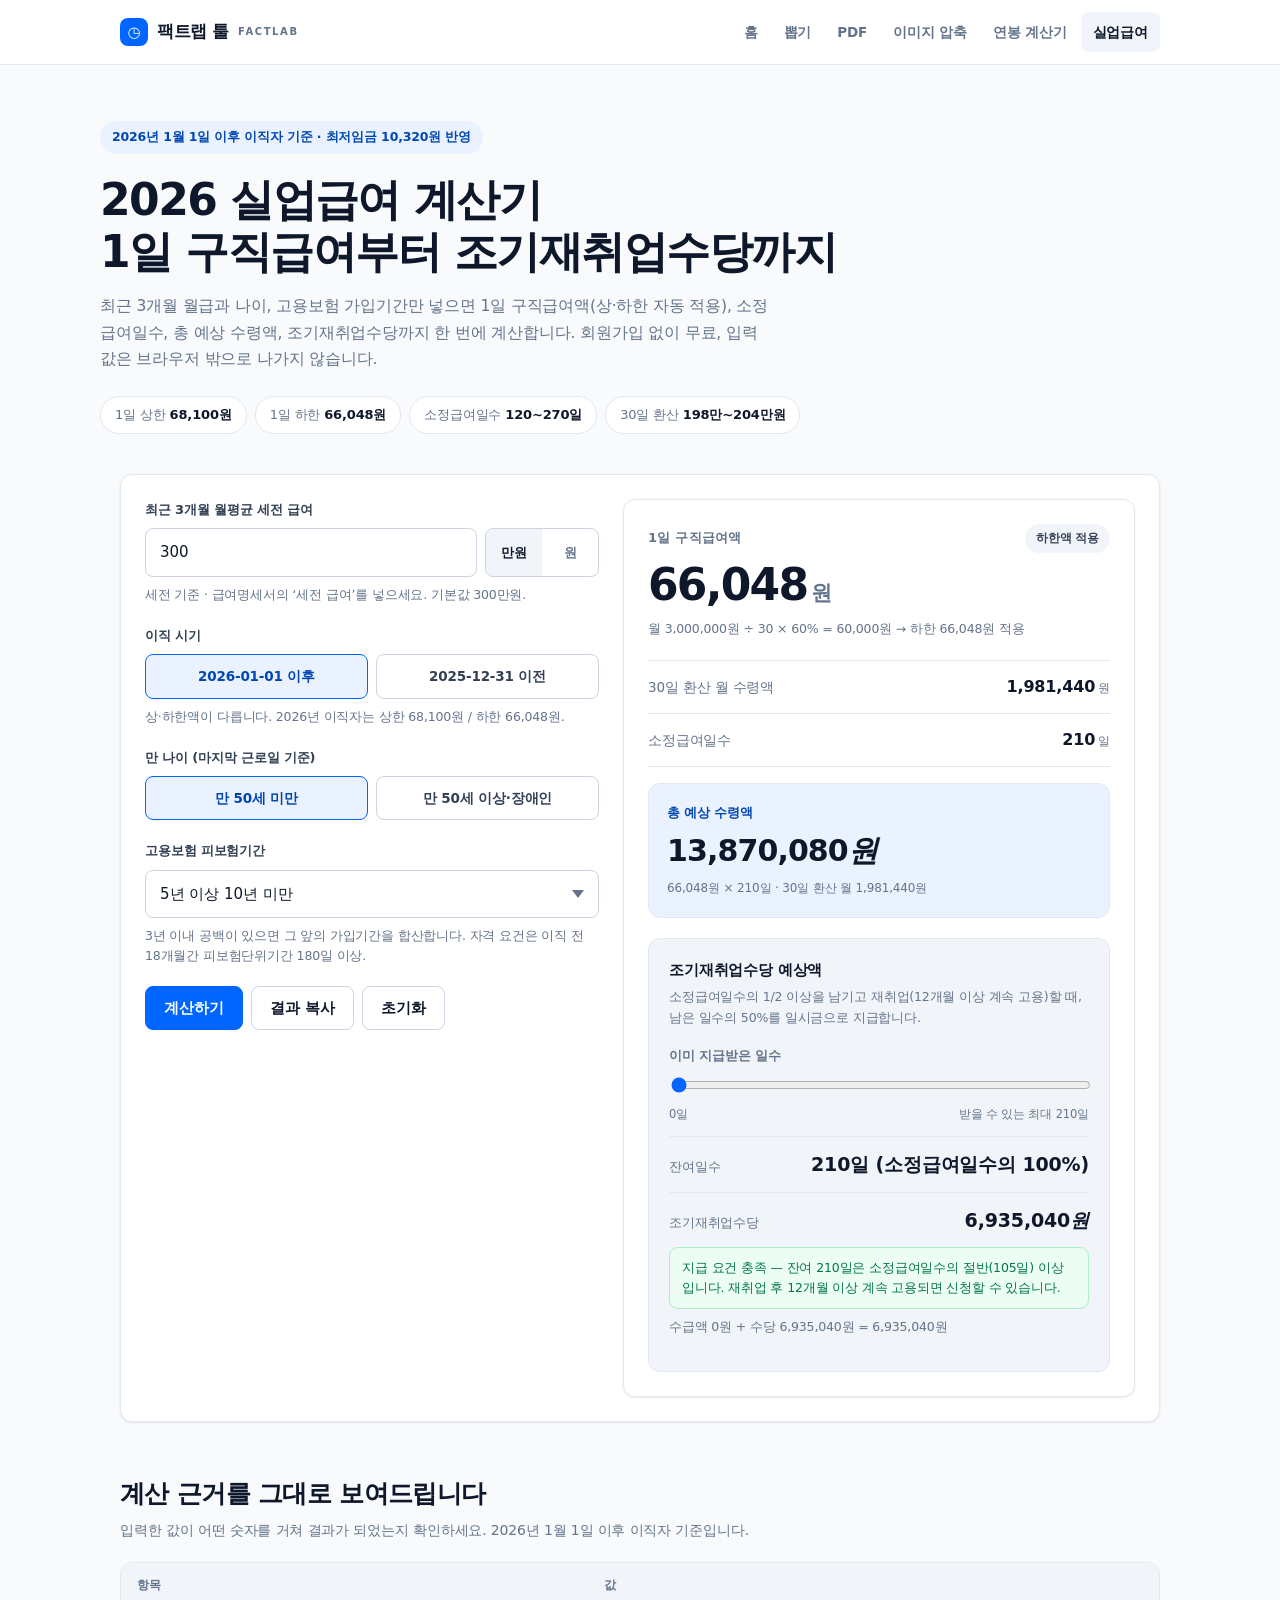
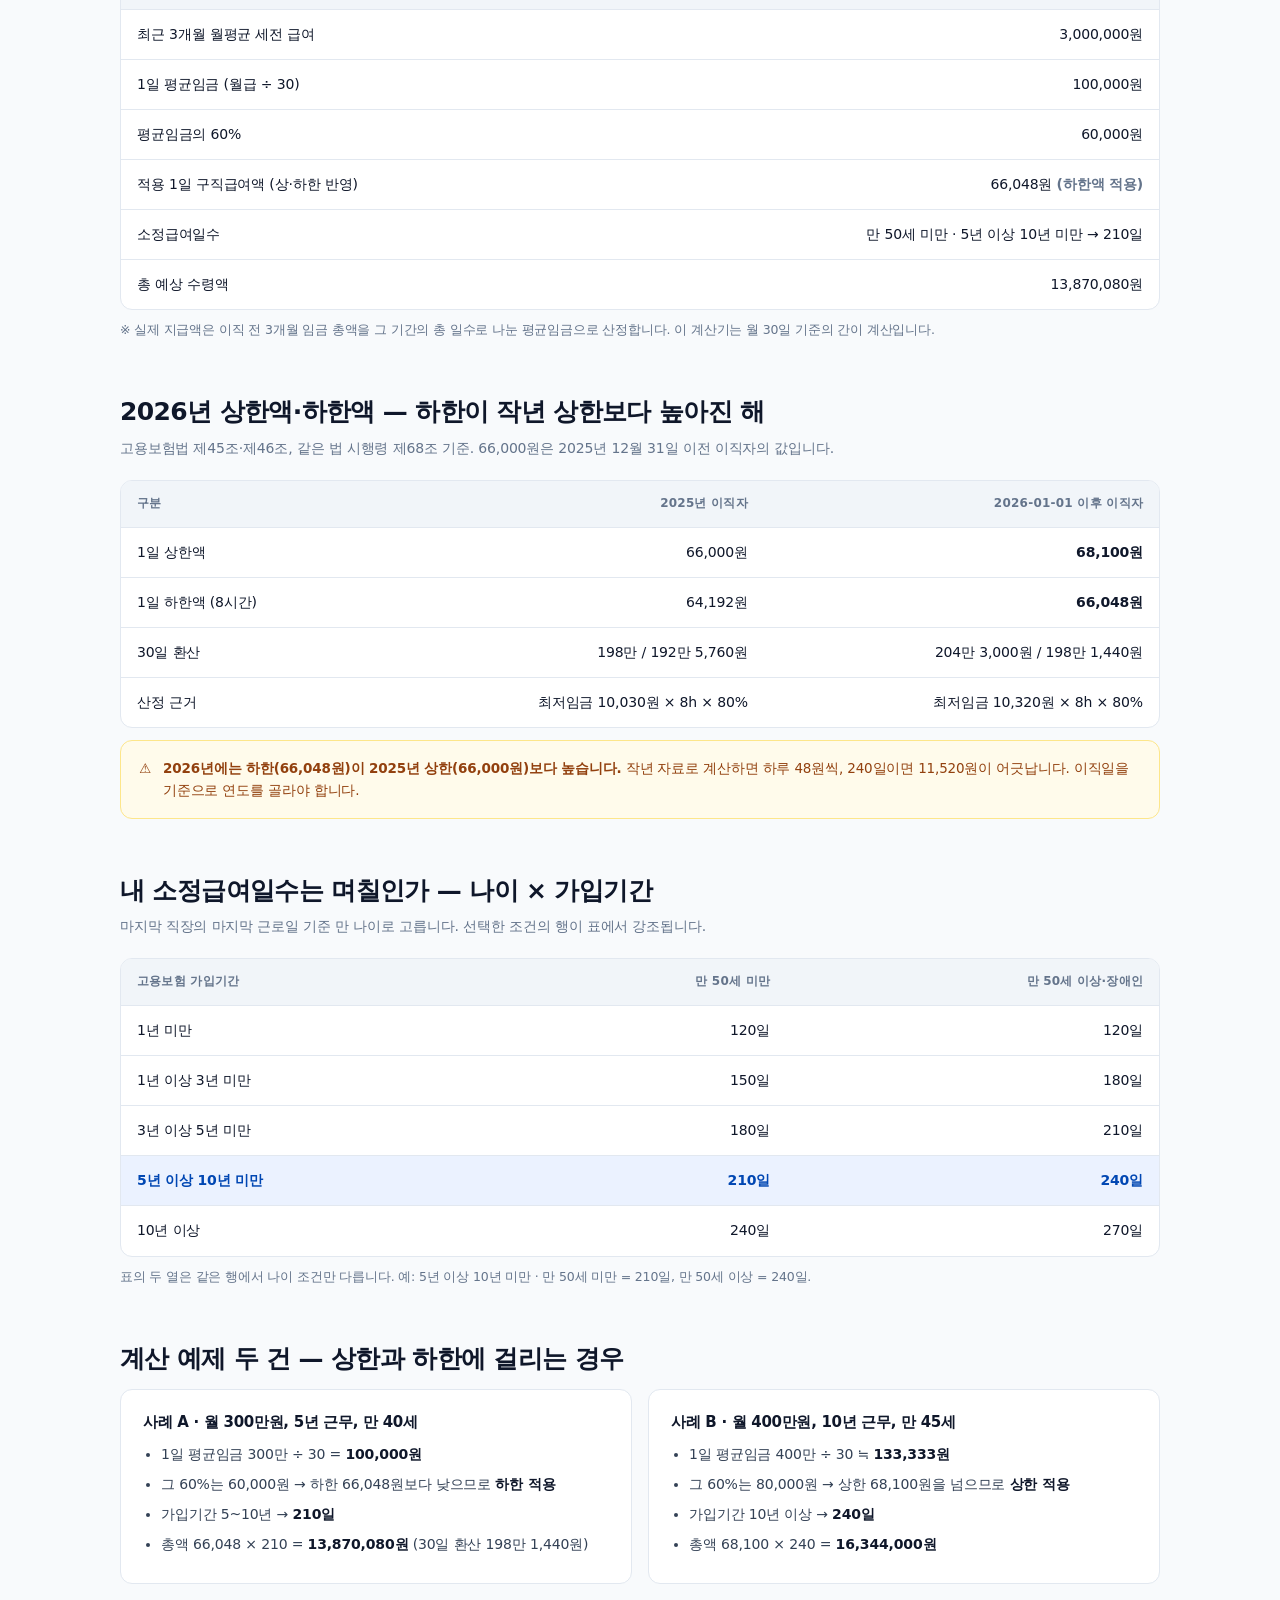
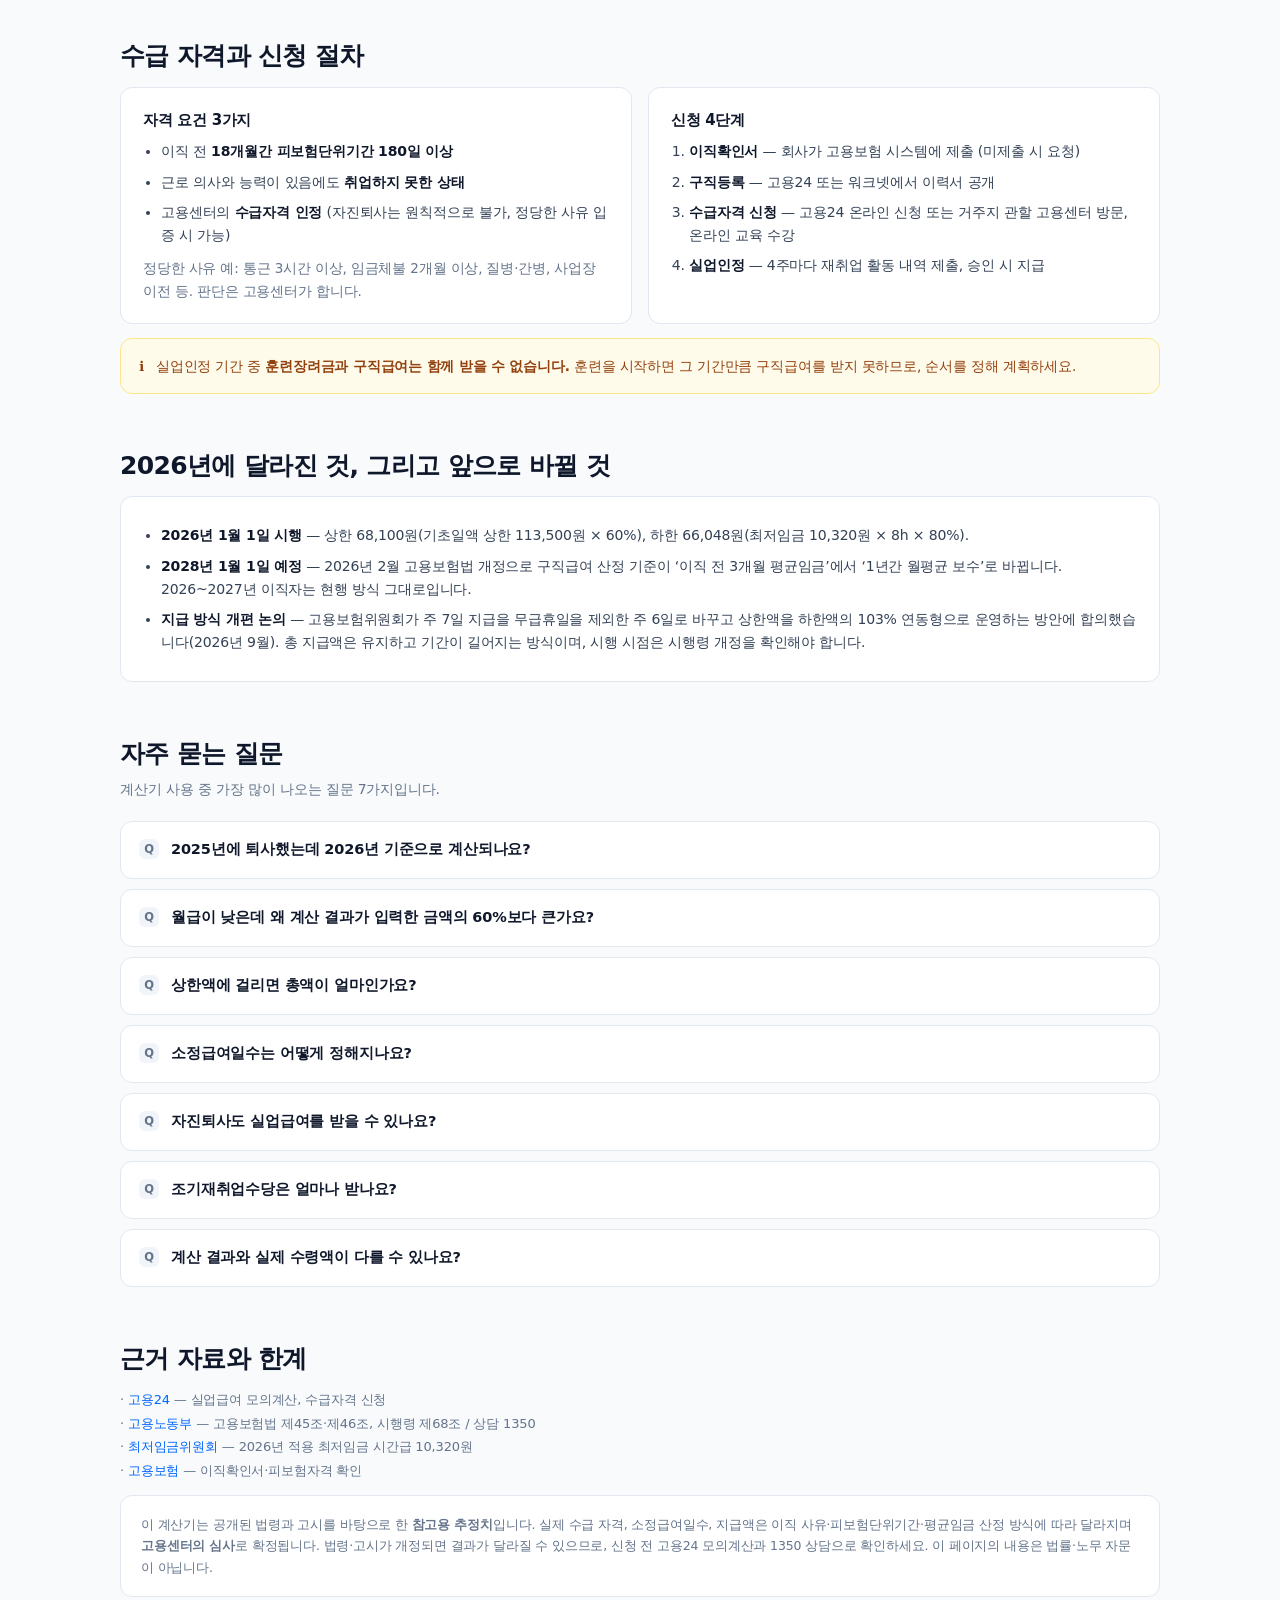
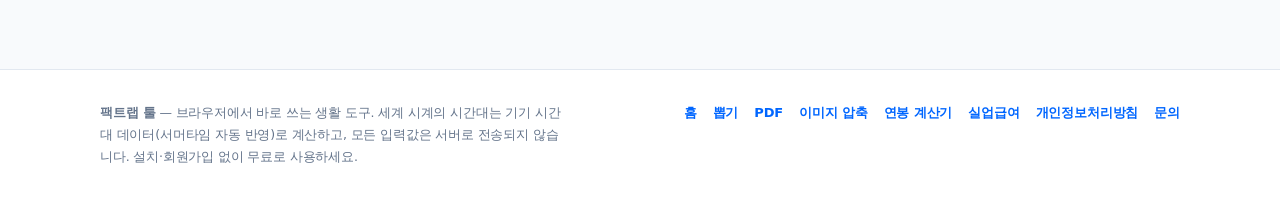
<file: unemployment.html>
<!doctype html>
<html lang="ko">
<head>
<meta charset="utf-8">
<meta name="viewport" content="width=device-width, initial-scale=1">
<title>2026 실업급여 계산기 — 1일 구직급여·조기재취업수당 자동 계산 | 팩트랩 툴</title>
<meta name="description" content="2026년 1월 1일 이후 이직자 기준 1일 상한 68,100원·하한 66,048원. 최근 3개월 월급과 나이, 고용보험 가입기간만 넣으면 1일 구직급여, 소정급여일수(120~270일), 총 예상 수령액과 조기재취업수당까지 바로 계산됩니다.">
<link rel="canonical" href="https://factlabtools.github.io/factlab-tools/unemployment.html">
<meta name="robots" content="index,follow,max-image-preview:large">
<meta name="author" content="팩트랩 툴">
<meta name="theme-color" content="#0066FF" media="(prefers-color-scheme: light)">
<meta name="theme-color" content="#0d1117" media="(prefers-color-scheme: dark)">
<meta property="og:type" content="website">
<meta property="og:site_name" content="팩트랩 툴">
<meta property="og:locale" content="ko_KR">
<meta property="og:title" content="2026 실업급여 계산기 — 1일 구직급여·조기재취업수당 자동 계산 | 팩트랩 툴">
<meta property="og:description" content="2026년 1월 1일 이후 이직자 기준 1일 상한 68,100원·하한 66,048원. 최근 3개월 월급과 나이, 고용보험 가입기간만 넣으면 1일 구직급여, 소정급여일수(120~270일), 총 예상 수령액과 조기재취업수당까지 바로 계산됩니다.">
<meta property="og:url" content="https://factlabtools.github.io/factlab-tools/unemployment.html">
<meta name="twitter:card" content="summary">
<meta name="twitter:title" content="2026 실업급여 계산기 — 1일 구직급여·조기재취업수당 자동 계산 | 팩트랩 툴">
<meta name="twitter:description" content="2026년 1월 1일 이후 이직자 기준 1일 상한 68,100원·하한 66,048원. 최근 3개월 월급과 나이, 고용보험 가입기간만 넣으면 1일 구직급여, 소정급여일수(120~270일), 총 예상 수령액과 조기재취업수당까지 바로 계산됩니다.">
<link rel="icon" href="data:image/svg+xml,%3Csvg xmlns='http://www.w3.org/2000/svg' viewBox='0 0 64 64'%3E%3Crect width='64' height='64' rx='14' fill='%230066FF'/%3E%3Ccircle cx='32' cy='32' r='15' fill='none' stroke='%23fff' stroke-width='4'/%3E%3Cpath d='M32 23v10l7 4' stroke='%23fff' stroke-width='4' stroke-linecap='round' fill='none'/%3E%3C/svg%3E">
<link rel="stylesheet" href="style.css">
<script type="application/ld+json">{
 "@context": "https://schema.org",
 "@type": "WebApplication",
 "name": "2026 실업급여 계산기",
 "alternateName": "실업급여·조기재취업수당 자동 계산기",
 "url": "https://factlabtools.github.io/factlab-tools/unemployment.html",
 "applicationCategory": "FinanceApplication",
 "operatingSystem": "Web browser (Android, iOS, Windows, macOS)",
 "browserRequirements": "JavaScript 지원 브라우저",
 "inLanguage": "ko-KR",
 "isAccessibleForFree": true,
 "offers": {
  "@type": "Offer",
  "price": "0",
  "priceCurrency": "KRW"
 },
 "description": "2026년 1월 1일 이후 이직자 기준 1일 상한 68,100원·하한 66,048원. 최근 3개월 월급과 나이, 고용보험 가입기간만 넣으면 1일 구직급여, 소정급여일수(120~270일), 총 예상 수령액과 조기재취업수당까지 바로 계산됩니다.",
 "publisher": {
  "@type": "Organization",
  "name": "팩트랩 툴",
  "url": "https://factlabtools.github.io/factlab-tools/"
 },
 "datePublished": "2026-11-15",
 "dateModified": "2026-11-15"
}</script>
<script type="application/ld+json">{
 "@context": "https://schema.org",
 "@type": "FAQPage",
 "mainEntity": [
  {
   "@type": "Question",
   "name": "2025년에 퇴사했는데 2026년 기준으로 계산되나요?",
   "acceptedAnswer": {
    "@type": "Answer",
    "text": "계산기 위쪽의 이직 시기에서 ‘2025년 12월 31일 이전 이직’을 고르면 됩니다. 2025년 이직자는 1일 상한 66,000원·하한 64,192원이 적용되고, 2026년 1월 1일 이후 이직자만 상한 68,100원·하한 66,048원이 적용됩니다."
   }
  },
  {
   "@type": "Question",
   "name": "월급이 낮은데 왜 계산 결과가 입력한 금액의 60%보다 큰가요?",
   "acceptedAnswer": {
    "@type": "Answer",
    "text": "구직급여는 ‘평균임금의 60%’를 기준으로 하되 하한액이 있습니다. 2026년 하한액은 최저임금 10,320원 × 8시간 × 80% = 66,048원입니다. 월 300만 원이면 60%가 60,000원이라 하한액 66,048원이 적용됩니다."
   }
  },
  {
   "@type": "Question",
   "name": "상한액에 걸리면 총액이 얼마인가요?",
   "acceptedAnswer": {
    "@type": "Answer",
    "text": "2026년 상한액은 68,100원(기초일액 상한 113,500원 × 60%)입니다. 10년 이상 가입한 만 50세 미만이라면 68,100원 × 240일 = 16,344,000원이 최대치입니다. 만 50세 이상·장애인은 270일까지 적용되어 68,100원 × 270일 = 18,387,000원까지 가능합니다."
   }
  },
  {
   "@type": "Question",
   "name": "소정급여일수는 어떻게 정해지나요?",
   "acceptedAnswer": {
    "@type": "Answer",
    "text": "마지막 직장의 마지막 근로일 기준 만 나이와 고용보험 피보험기간으로 정해집니다. 3년 이내에 공백이 있으면 그 앞의 가입기간을 합산합니다. 만 50세 미만은 120~240일, 만 50세 이상 또는 장애인은 120~270일입니다."
   }
  },
  {
   "@type": "Question",
   "name": "자진퇴사도 실업급여를 받을 수 있나요?",
   "acceptedAnswer": {
    "@type": "Answer",
    "text": "원칙적으로는 어렵습니다. 다만 통근에 3시간 이상 걸리는 경우, 임금체불이 2개월 이상인 경우, 질병·간병 등 정당한 사유가 입증되면 인정될 수 있습니다. 인정 여부는 고용센터가 판단하므로 계산 결과와 별개로 상담을 받아보셔야 합니다."
   }
  },
  {
   "@type": "Question",
   "name": "조기재취업수당은 얼마나 받나요?",
   "acceptedAnswer": {
    "@type": "Answer",
    "text": "소정급여일수의 1/2 이상을 남긴 상태에서 재취업하고 12개월 이상 계속 고용되면, 남은 일수의 50%를 일시금으로 받습니다. 예를 들어 210일 중 30일만 받고 재취업하면 잔여 180일의 절반인 90일분이 지급됩니다. 계산기의 슬라이더로 지급받은 일수를 넣어 확인해 보세요."
   }
  },
  {
   "@type": "Question",
   "name": "계산 결과와 실제 수령액이 다를 수 있나요?",
   "acceptedAnswer": {
    "@type": "Answer",
    "text": "이 계산기는 이직 전 3개월 월평균 임금을 30일로 나눠 60%를 적용하는 간이 방식입니다. 실제로는 이직 전 3개월 임금 총액을 그 기간의 총 일수로 나눈 평균임금을 쓰고, 소정근로시간·상여금·수당 포함 여부에 따라 달라집니다. 정확한 금액은 고용24의 ‘실업급여 모의계산’과 고용센터 상담으로 확인하세요."
   }
  }
 ]
}</script>
</head>
<body>
<header class="site-header">
  <div class="wrap header-inner">
    <a class="brand" href="index.html"><span class="mark">◷</span>팩트랩 툴 <small>FACTLAB</small></a>
    <nav class="hub-nav" aria-label="팩트랩 툴 목록"><a href="index.html">홈</a><a href="draw.html">뽑기</a><a href="pdf.html">PDF</a><a href="image.html">이미지 압축</a><a href="salary.html">연봉 계산기</a><a href="unemployment.html" aria-current="page">실업급여</a></nav>
  </div>
</header>

<main>
  <div class="wrap hero">
    <span class="eyebrow">2026년 1월 1일 이후 이직자 기준 · 최저임금 10,320원 반영</span>
    <h1>2026 실업급여 계산기<br>1일 구직급여부터 조기재취업수당까지</h1>
    <p class="lede">최근 3개월 월급과 나이, 고용보험 가입기간만 넣으면 1일 구직급여액(상·하한 자동 적용), 소정급여일수, 총 예상 수령액, 조기재취업수당까지 한 번에 계산합니다. 회원가입 없이 무료, 입력값은 브라우저 밖으로 나가지 않습니다.</p>
    <ul class="chips">
      <li>1일 상한 <b>68,100원</b></li>
      <li>1일 하한 <b>66,048원</b></li>
      <li>소정급여일수 <b>120~270일</b></li>
      <li>30일 환산 <b>198만~204만원</b></li>
    </ul>
  </div>

  <div class="wrap">
    <section class="card calc" aria-labelledby="calc-title">
      <h2 id="calc-title" class="sr-only">실업급여 계산 입력</h2>
      <form id="calc-form" class="calc-grid" novalidate>
        <div class="form-col">
          <div class="field">
            <label for="pay">최근 3개월 월평균 세전 급여</label>
            <div class="pay-row">
              <input id="pay" name="pay" type="number" inputmode="decimal" min="0" max="100000000" step="1" value="300" autocomplete="off">
              <div class="unit-toggle" role="group" aria-label="금액 단위">
                <label><input type="radio" name="unit" value="man" checked><span>만원</span></label>
                <label><input type="radio" name="unit" value="won"><span>원</span></label>
              </div>
            </div>
            <p class="help">세전 기준 · 급여명세서의 ‘세전 급여’를 넣으세요. 기본값 300만원.</p>
          </div>

          <fieldset class="field">
            <legend>이직 시기</legend>
            <div class="seg">
              <label><input type="radio" name="year" value="2026" checked><span>2026-01-01 이후</span></label>
              <label><input type="radio" name="year" value="2025"><span>2025-12-31 이전</span></label>
            </div>
            <p class="help">상·하한액이 다릅니다. 2026년 이직자는 상한 68,100원 / 하한 66,048원.</p>
          </fieldset>

          <fieldset class="field">
            <legend>만 나이 (마지막 근로일 기준)</legend>
            <div class="seg">
              <label><input type="radio" name="age" value="under50" checked><span>만 50세 미만</span></label>
              <label><input type="radio" name="age" value="over50"><span>만 50세 이상·장애인</span></label>
            </div>
          </fieldset>

          <div class="field">
            <label for="period">고용보험 피보험기간</label>
            <select id="period" name="period">
              <option value="lt1">1년 미만</option>
              <option value="1to3">1년 이상 3년 미만</option>
              <option value="3to5">3년 이상 5년 미만</option>
              <option value="5to10" selected>5년 이상 10년 미만</option>
              <option value="ge10">10년 이상</option>
            </select>
            <p class="help">3년 이내 공백이 있으면 그 앞의 가입기간을 합산합니다. 자격 요건은 이직 전 18개월간 피보험단위기간 180일 이상.</p>
          </div>

          <p class="form-msg" id="form-msg" role="alert"></p>
          <div class="btn-row">
            <button class="btn btn-primary" type="submit">계산하기</button>
            <button class="btn" type="button" id="copy-btn">결과 복사</button>
            <button class="btn" type="button" id="reset-btn">초기화</button>
          </div>
        </div>

        <div class="card result-card" aria-live="polite">
          <div class="result-head">
            <h2>1일 구직급여액</h2>
            <span class="badge" id="res-badge"></span>
          </div>
          <p class="big num" id="res-amount">—</p>
          <p class="formula" id="res-formula">금액을 입력하면 바로 계산됩니다.</p>

          <ul class="rows">
            <li><span class="k">30일 환산 월 수령액</span><span class="v num" id="res-30">—</span></li>
            <li><span class="k">소정급여일수</span><span class="v num" id="res-days">—</span></li>
          </ul>

          <div class="total">
            <div class="k">총 예상 수령액</div>
            <div class="v num" id="res-total">—</div>
            <div class="sub" id="res-total-sub">소정급여일수 × 1일 구직급여액</div>
          </div>

          <div class="early">
            <h3>조기재취업수당 예상액</h3>
            <p class="note">소정급여일수의 1/2 이상을 남기고 재취업(12개월 이상 계속 고용)할 때, 남은 일수의 50%를 일시금으로 지급합니다.</p>
            <label for="received" style="font-size:13px;font-weight:800;color:var(--muted)">이미 지급받은 일수</label>
            <input type="range" id="received" name="received" min="0" max="210" step="1" value="0">
            <div class="range-labels"><span>0일</span><span>받을 수 있는 최대 <span id="range-max">210일</span></span></div>
            <div class="early-out"><span class="k">잔여일수</span><span class="v" id="early-remain">—</span></div>
            <div class="early-out"><span class="k">조기재취업수당</span><span class="v num" id="early-amount">—</span></div>
            <div class="early-flag ok" id="early-flag">—</div>
            <p class="note" id="early-total" style="margin-top:8px"></p>
          </div>
        </div>
      </form>
    </section>
  </div>

  <div class="wrap">
    <section class="block" id="basis">
      <h2 class="sec">계산 근거를 그대로 보여드립니다</h2>
      <p class="sec-sub">입력한 값이 어떤 숫자를 거쳐 결과가 되었는지 확인하세요. 2026년 1월 1일 이후 이직자 기준입니다.</p>
      <div class="tbl-scroll">
        <table>
          <thead><tr><th>항목</th><th>값</th></tr></thead>
          <tbody>
            <tr><td>최근 3개월 월평균 세전 급여</td><td class="n" id="tb-pay">—</td></tr>
            <tr><td>1일 평균임금 (월급 ÷ 30)</td><td class="n" id="tb-avg">—</td></tr>
            <tr><td>평균임금의 60%</td><td class="n" id="tb-sixty">—</td></tr>
            <tr><td>적용 1일 구직급여액 (상·하한 반영)</td><td class="n" id="tb-amount">—</td></tr>
            <tr><td>소정급여일수</td><td class="n" id="tb-days">—</td></tr>
            <tr><td>총 예상 수령액</td><td class="n" id="tb-total">—</td></tr>
          </tbody>
        </table>
      </div>
      <p class="help" style="margin-top:10px">※ 실제 지급액은 이직 전 3개월 임금 총액을 그 기간의 총 일수로 나눈 평균임금으로 산정합니다. 이 계산기는 월 30일 기준의 간이 계산입니다.</p>
    </section>

    <section class="block" id="limits">
      <h2 class="sec">2026년 상한액·하한액 — 하한이 작년 상한보다 높아진 해</h2>
      <p class="sec-sub">고용보험법 제45조·제46조, 같은 법 시행령 제68조 기준. 66,000원은 2025년 12월 31일 이전 이직자의 값입니다.</p>
      <div class="tbl-scroll">
        <table>
          <thead>
            <tr><th>구분</th><th class="n">2025년 이직자</th><th class="n">2026-01-01 이후 이직자</th></tr>
          </thead>
          <tbody>
            <tr><td>1일 상한액</td><td class="n">66,000원</td><td class="n"><b>68,100원</b></td></tr>
            <tr><td>1일 하한액 (8시간)</td><td class="n">64,192원</td><td class="n"><b>66,048원</b></td></tr>
            <tr><td>30일 환산</td><td class="n">198만 / 192만 5,760원</td><td class="n">204만 3,000원 / 198만 1,440원</td></tr>
            <tr><td>산정 근거</td><td class="n">최저임금 10,030원 × 8h × 80%</td><td class="n">최저임금 10,320원 × 8h × 80%</td></tr>
          </tbody>
        </table>
      </div>
      <div class="callout" style="margin-top:12px">
        <span aria-hidden="true">⚠️</span>
        <span><b>2026년에는 하한(66,048원)이 2025년 상한(66,000원)보다 높습니다.</b> 작년 자료로 계산하면 하루 48원씩, 240일이면 11,520원이 어긋납니다. 이직일을 기준으로 연도를 골라야 합니다.</span>
      </div>
    </section>

    <section class="block" id="days">
      <h2 class="sec">내 소정급여일수는 며칠인가 — 나이 × 가입기간</h2>
      <p class="sec-sub">마지막 직장의 마지막 근로일 기준 만 나이로 고릅니다. 선택한 조건의 행이 표에서 강조됩니다.</p>
      <div class="tbl-scroll">
        <table id="days-table">
          <thead>
            <tr><th>고용보험 가입기간</th><th class="n">만 50세 미만</th><th class="n">만 50세 이상·장애인</th></tr>
          </thead>
          <tbody>
            <tr data-age="under50" data-period="lt1"><td>1년 미만</td><td class="n">120일</td><td class="n">120일</td></tr>
            <tr data-age="under50" data-period="1to3"><td>1년 이상 3년 미만</td><td class="n">150일</td><td class="n">180일</td></tr>
            <tr data-age="under50" data-period="3to5"><td>3년 이상 5년 미만</td><td class="n">180일</td><td class="n">210일</td></tr>
            <tr data-age="under50" data-period="5to10"><td>5년 이상 10년 미만</td><td class="n">210일</td><td class="n">240일</td></tr>
            <tr data-age="under50" data-period="ge10"><td>10년 이상</td><td class="n">240일</td><td class="n">270일</td></tr>
          </tbody>
        </table>
      </div>
      <p class="help" style="margin-top:10px">표의 두 열은 같은 행에서 나이 조건만 다릅니다. 예: 5년 이상 10년 미만 · 만 50세 미만 = 210일, 만 50세 이상 = 240일.</p>
    </section>

    <section class="block" id="examples">
      <h2 class="sec">계산 예제 두 건 — 상한과 하한에 걸리는 경우</h2>
      <div class="two-col" style="margin-top:14px">
        <div class="panel">
          <h3>사례 A · 월 300만원, 5년 근무, 만 40세</h3>
          <ul>
            <li>1일 평균임금 300만 ÷ 30 = <b>100,000원</b></li>
            <li>그 60%는 60,000원 → 하한 66,048원보다 낮으므로 <b>하한 적용</b></li>
            <li>가입기간 5~10년 → <b>210일</b></li>
            <li>총액 66,048 × 210 = <b>13,870,080원</b> (30일 환산 198만 1,440원)</li>
          </ul>
        </div>
        <div class="panel">
          <h3>사례 B · 월 400만원, 10년 근무, 만 45세</h3>
          <ul>
            <li>1일 평균임금 400만 ÷ 30 ≒ <b>133,333원</b></li>
            <li>그 60%는 80,000원 → 상한 68,100원을 넘으므로 <b>상한 적용</b></li>
            <li>가입기간 10년 이상 → <b>240일</b></li>
            <li>총액 68,100 × 240 = <b>16,344,000원</b></li>
          </ul>
        </div>
      </div>
    </section>

    <section class="block" id="eligibility">
      <h2 class="sec">수급 자격과 신청 절차</h2>
      <div class="two-col" style="margin-top:14px">
        <div class="panel">
          <h3>자격 요건 3가지</h3>
          <ul>
            <li>이직 전 <b>18개월간 피보험단위기간 180일 이상</b></li>
            <li>근로 의사와 능력이 있음에도 <b>취업하지 못한 상태</b></li>
            <li>고용센터의 <b>수급자격 인정</b> (자진퇴사는 원칙적으로 불가, 정당한 사유 입증 시 가능)</li>
          </ul>
          <p class="help" style="margin-top:10px">정당한 사유 예: 통근 3시간 이상, 임금체불 2개월 이상, 질병·간병, 사업장 이전 등. 판단은 고용센터가 합니다.</p>
        </div>
        <div class="panel">
          <h3>신청 4단계</h3>
          <ol>
            <li><b>이직확인서</b> — 회사가 고용보험 시스템에 제출 (미제출 시 요청)</li>
            <li><b>구직등록</b> — 고용24 또는 워크넷에서 이력서 공개</li>
            <li><b>수급자격 신청</b> — 고용24 온라인 신청 또는 거주지 관할 고용센터 방문, 온라인 교육 수강</li>
            <li><b>실업인정</b> — 4주마다 재취업 활동 내역 제출, 승인 시 지급</li>
          </ol>
        </div>
      </div>
      <div class="callout" style="margin-top:14px">
        <span aria-hidden="true">ℹ️</span>
        <span>실업인정 기간 중 <b>훈련장려금과 구직급여는 함께 받을 수 없습니다.</b> 훈련을 시작하면 그 기간만큼 구직급여를 받지 못하므로, 순서를 정해 계획하세요.</span>
      </div>
    </section>

    <section class="block" id="changes">
      <h2 class="sec">2026년에 달라진 것, 그리고 앞으로 바뀔 것</h2>
      <div class="panel" style="margin-top:14px">
        <ul>
          <li><b>2026년 1월 1일 시행</b> — 상한 68,100원(기초일액 상한 113,500원 × 60%), 하한 66,048원(최저임금 10,320원 × 8h × 80%).</li>
          <li><b>2028년 1월 1일 예정</b> — 2026년 2월 고용보험법 개정으로 구직급여 산정 기준이 ‘이직 전 3개월 평균임금’에서 ‘1년간 월평균 보수’로 바뀝니다. 2026~2027년 이직자는 현행 방식 그대로입니다.</li>
          <li><b>지급 방식 개편 논의</b> — 고용보험위원회가 주 7일 지급을 무급휴일을 제외한 주 6일로 바꾸고 상한액을 하한액의 103% 연동형으로 운영하는 방안에 합의했습니다(2026년 9월). 총 지급액은 유지하고 기간이 길어지는 방식이며, 시행 시점은 시행령 개정을 확인해야 합니다.</li>
        </ul>
      </div>
    </section>

    <section class="block" id="faq">
      <h2 class="sec">자주 묻는 질문</h2>
      <p class="sec-sub">계산기 사용 중 가장 많이 나오는 질문 7가지입니다.</p>
        <details class="faq">
          <summary>2025년에 퇴사했는데 2026년 기준으로 계산되나요?</summary>
          <div class="a"><p>계산기 위쪽의 <b>이직 시기</b>에서 ‘2025년 12월 31일 이전 이직’을 고르면 됩니다. 2025년 이직자는 1일 상한 66,000원·하한 64,192원이 적용되고, 2026년 1월 1일 이후 이직자만 상한 68,100원·하한 66,048원이 적용됩니다.</p></div>
        </details>
        <details class="faq">
          <summary>월급이 낮은데 왜 계산 결과가 입력한 금액의 60%보다 큰가요?</summary>
          <div class="a"><p>구직급여는 ‘평균임금의 60%’를 기준으로 하되 <b>하한액</b>이 있습니다. 2026년 하한액은 최저임금 10,320원 × 8시간 × 80% = <b>66,048원</b>입니다. 월 300만 원이면 60%가 60,000원이라 하한액 66,048원이 적용됩니다.</p></div>
        </details>
        <details class="faq">
          <summary>상한액에 걸리면 총액이 얼마인가요?</summary>
          <div class="a"><p>2026년 상한액은 <b>68,100원</b>(기초일액 상한 113,500원 × 60%)입니다. 10년 이상 가입한 만 50세 미만이라면 68,100원 × 240일 = <b>16,344,000원</b>이 최대치입니다. 만 50세 이상·장애인은 270일까지 적용되어 68,100원 × 270일 = 18,387,000원까지 가능합니다.</p></div>
        </details>
        <details class="faq">
          <summary>소정급여일수는 어떻게 정해지나요?</summary>
          <div class="a"><p>마지막 직장의 <b>마지막 근로일 기준 만 나이</b>와 <b>고용보험 피보험기간</b>으로 정해집니다. 3년 이내에 공백이 있으면 그 앞의 가입기간을 합산합니다. 만 50세 미만은 120~240일, 만 50세 이상 또는 장애인은 120~270일입니다.</p></div>
        </details>
        <details class="faq">
          <summary>자진퇴사도 실업급여를 받을 수 있나요?</summary>
          <div class="a"><p>원칙적으로는 어렵습니다. 다만 통근에 3시간 이상 걸리는 경우, 임금체불이 2개월 이상인 경우, 질병·간병 등 정당한 사유가 입증되면 인정될 수 있습니다. 인정 여부는 <b>고용센터가 판단</b>하므로 계산 결과와 별개로 상담을 받아보셔야 합니다.</p></div>
        </details>
        <details class="faq">
          <summary>조기재취업수당은 얼마나 받나요?</summary>
          <div class="a"><p>소정급여일수의 <b>1/2 이상을 남긴 상태</b>에서 재취업하고 12개월 이상 계속 고용되면, 남은 일수의 50%를 일시금으로 받습니다. 예를 들어 210일 중 30일만 받고 재취업하면 잔여 180일의 절반인 90일분이 지급됩니다. 계산기의 슬라이더로 지급받은 일수를 넣어 확인해 보세요.</p></div>
        </details>
        <details class="faq">
          <summary>계산 결과와 실제 수령액이 다를 수 있나요?</summary>
          <div class="a"><p>이 계산기는 이직 전 3개월 월평균 임금을 30일로 나눠 60%를 적용하는 <b>간이 방식</b>입니다. 실제로는 이직 전 3개월 임금 총액을 그 기간의 총 일수로 나눈 평균임금을 쓰고, 소정근로시간·상여금·수당 포함 여부에 따라 달라집니다. 정확한 금액은 고용24의 ‘실업급여 모의계산’과 고용센터 상담으로 확인하세요.</p></div>
        </details>
    </section>

    <section class="block" id="sources">
      <h2 class="sec">근거 자료와 한계</h2>
      <p class="sources">
        · <a href="https://www.work24.go.kr" target="_blank" rel="noopener">고용24</a> — 실업급여 모의계산, 수급자격 신청<br>
        · <a href="https://www.moel.go.kr" target="_blank" rel="noopener">고용노동부</a> — 고용보험법 제45조·제46조, 시행령 제68조 / 상담 1350<br>
        · <a href="https://www.minimumwage.go.kr" target="_blank" rel="noopener">최저임금위원회</a> — 2026년 적용 최저임금 시간급 10,320원<br>
        · <a href="https://www.ei.go.kr" target="_blank" rel="noopener">고용보험</a> — 이직확인서·피보험자격 확인
      </p>
      <p class="disclaimer" style="margin-top:12px">
        이 계산기는 공개된 법령과 고시를 바탕으로 한 <b>참고용 추정치</b>입니다. 실제 수급 자격, 소정급여일수, 지급액은 이직 사유·피보험단위기간·평균임금 산정 방식에 따라 달라지며 <b>고용센터의 심사</b>로 확정됩니다. 법령·고시가 개정되면 결과가 달라질 수 있으므로, 신청 전 고용24 모의계산과 1350 상담으로 확인하세요. 이 페이지의 내용은 법률·노무 자문이 아닙니다.
      </p>
    </section>
  </div>
</main>
<footer class="site-footer">
  <div class="wrap footer-inner">
    <p><b>팩트랩 툴</b> — 브라우저에서 바로 쓰는 생활 도구. 세계 시계의 시간대는 기기 시간대 데이터(서머타임 자동 반영)로 계산하고,
    모든 입력값은 서버로 전송되지 않습니다. 설치·회원가입 없이 무료로 사용하세요.</p>
    <div class="footer-links">
      <a href="index.html">홈</a>
      <a href="draw.html">뽑기</a>
      <a href="pdf.html">PDF</a>
      <a href="image.html">이미지 압축</a>
      <a href="salary.html">연봉 계산기</a>
      <a href="unemployment.html">실업급여</a>
      <a href="privacy.html">개인정보처리방침</a>
      <a href="mailto:Ehfqhr2026@gmail.com">문의</a>
    </div>
  </div>
</footer>
<script src="calc.js"></script>
<script src="app.js"></script>
</body>
</html>
</file>
<file: style.css>
:root{
  /* neutral surfaces */
  --bg:#F8FAFC;
  --surface:#FFFFFF;
  --surface-2:#F1F5F9;
  --surface-3:#E2E8F0;
  --text:#0F172A;
  --text-2:#334155;
  --muted:#64748B;
  --line:#E2E8F0;
  --line-strong:#CBD5E1;
  /* single accent */
  --brand:#0066FF;
  --brand-hover:#0052CC;
  --brand-soft:#EBF2FF;
  --brand-ink:#0047B3;
  /* status */
  --ok:#067647; --ok-bg:#ECFDF3; --ok-line:#ABEFC6;
  --warn:#92400E; --warn-bg:#FFFBEB; --warn-line:#FDE68A;
  --danger:#B42318; --danger-bg:#FEF3F2;
  /* 4px grid · concentric radius (r_inner = r_outer - gap) */
  --space-1:4px; --space-2:8px; --space-3:12px; --space-4:16px; --space-5:24px; --space-6:32px; --space-7:48px;
  --radius-inner:4px; --radius-element:8px; --radius-container:12px; --radius-page:28px;
  /* interaction */
  --hover:rgba(15,23,42,.04); --hover-strong:rgba(15,23,42,.06); --pressed:rgba(15,23,42,.08);
  --hover-inv:rgba(255,255,255,.12); --pressed-inv:rgba(255,255,255,.2);
  --dur:175ms;
  --shadow:0 1px 2px rgba(15,23,42,.04), 0 1px 3px rgba(15,23,42,.06);
  --mono:ui-monospace,SFMono-Regular,"SF Mono",Menlo,Consolas,monospace;
  --sans:"Pretendard",Pretendard,system-ui,-apple-system,"Apple SD Gothic Neo","Malgun Gothic","Noto Sans KR",sans-serif;
}
@media (prefers-color-scheme: dark){
  :root{
    --bg:#0B1220; --surface:#111A2B; --surface-2:#162034; --surface-3:#1E293B;
    --text:#E6EBF2; --text-2:#C3CCDA; --muted:#8D9AAD;
    --line:#243044; --line-strong:#33415A;
    --brand:#4D8DFF; --brand-hover:#6BA1FF; --brand-soft:#13233D; --brand-ink:#9CC0FF;
    --ok:#6EE7B7; --ok-bg:#0E2A22; --ok-line:#1D5C49;
    --warn:#FDBA74; --warn-bg:#2A1C0E; --warn-line:#4A2F14;
    --danger:#FCA5A5; --danger-bg:#2A1414;
    --hover:rgba(255,255,255,.06); --hover-strong:rgba(255,255,255,.09); --pressed:rgba(255,255,255,.13);
    --shadow:0 1px 2px rgba(0,0,0,.36), 0 1px 3px rgba(0,0,0,.4);
  }
}
*,*::before,*::after{box-sizing:border-box}
html{-webkit-text-size-adjust:100%;scroll-behavior:smooth}
body{margin:0;background:var(--bg);color:var(--text);font-family:var(--sans);
  font-size:16px;line-height:1.65;letter-spacing:-.01em;-webkit-font-smoothing:antialiased;text-rendering:optimizeLegibility}
a{color:var(--brand);text-decoration:none}
a:hover{text-decoration:underline}
.wrap{max-width:1080px;margin:0 auto;padding:0 20px}
.num,.digits,.big,.time{font-variant-numeric:tabular-nums;font-feature-settings:"tnum" 1}
.sr-only{position:absolute;width:1px;height:1px;padding:0;margin:-1px;overflow:hidden;clip:rect(0 0 0 0);white-space:nowrap;border:0}
::selection{background:var(--brand-soft);color:var(--brand-ink)}
@media (prefers-reduced-motion: reduce){
  *,*::before,*::after{animation-duration:.001ms!important;animation-iteration-count:1!important;transition-duration:.001ms!important;scroll-behavior:auto!important}
}

/* ── header ── */
.site-header{position:sticky;top:0;z-index:30;background:var(--surface);border-bottom:1px solid var(--line)}
.header-inner{display:flex;align-items:center;justify-content:space-between;gap:16px;min-height:64px;flex-wrap:wrap;padding-top:10px;padding-bottom:10px}
.brand{display:inline-flex;align-items:center;gap:9px;font-weight:800;font-size:16.5px;color:var(--text);letter-spacing:-.02em}
.brand:hover{text-decoration:none}
.brand .mark{display:inline-grid;place-items:center;width:28px;height:28px;border-radius:8px;background:var(--brand);color:#fff;font-size:15px;font-weight:700}
.brand small{color:var(--muted);font-weight:600;font-size:10px;letter-spacing:.16em}
.hub-nav{display:flex;gap:2px;align-items:center;overflow-x:auto;scrollbar-width:none;max-width:100%}
.hub-nav::-webkit-scrollbar{display:none}
.hub-nav a,.hub-nav .soon{flex:0 0 auto;padding:0 12px;min-height:40px;display:inline-flex;align-items:center;border-radius:var(--radius-element);font-size:13.5px;font-weight:600;white-space:nowrap;color:var(--muted)}
.hub-nav a[aria-current="page"]{background:var(--surface-2);color:var(--text);font-weight:700}
.hub-nav a:not([aria-current]):hover{background-image:linear-gradient(var(--hover),var(--hover));color:var(--text);text-decoration:none}
.hub-nav .soon{cursor:default;opacity:.7}
.hub-nav .soon em{font-style:normal;font-size:10px;font-weight:600;color:var(--muted);margin-left:4px;border:1px solid var(--line);padding:1px 5px;border-radius:999px}

/* ── hero ── */
.hero{padding:56px 0 8px}
.eyebrow{display:inline-flex;align-items:center;gap:8px;font-size:12.5px;font-weight:600;color:var(--brand-ink);
  background:var(--brand-soft);border-radius:999px;padding:6px 12px}
h1{margin:20px 0 14px;font-size:clamp(30px,5.2vw,44px);line-height:1.2;letter-spacing:-.035em;font-weight:800}
.lede{margin:0;color:var(--muted);font-size:15.5px;max-width:68ch;line-height:1.7}
.chips{display:flex;flex-wrap:wrap;gap:8px;margin:24px 0 0;padding:0;list-style:none}
.chips li{background:var(--surface);border:1px solid var(--line);border-radius:999px;padding:7px 14px;font-size:13px;color:var(--muted);font-weight:500}
.chips b{color:var(--text);font-weight:700}

/* ── tabs ── */
.tools{margin-top:32px}
.tabs{display:flex;gap:var(--space-1);padding:var(--space-1);background:var(--surface);border:1px solid var(--line);
  border-radius:var(--radius-container);overflow-x:auto;scrollbar-width:none;width:max-content;max-width:100%}
.tabs::-webkit-scrollbar{display:none}
.tab{flex:0 0 auto;border:0;background:transparent;color:var(--muted);font:inherit;font-weight:600;font-size:14px;
  padding:10px 14px;border-radius:var(--radius-element);cursor:pointer;white-space:nowrap;min-height:44px;transition:background-color var(--dur),color var(--dur),transform var(--dur)}
.tab:hover{color:var(--text);background-image:linear-gradient(var(--hover),var(--hover))}
.tab:active{transform:scale(.98)}
.tab[aria-selected="true"]{background:var(--brand);color:#fff;font-weight:700}
.tool-wrap{margin-top:16px}
[role="tabpanel"][hidden]{display:none}
.tool-card,.card{background:var(--surface);border:1px solid var(--line);border-radius:var(--radius-container);box-shadow:var(--shadow)}
.tool-card{padding:var(--space-4)}
@media(min-width:900px){.tool-card{border-radius:var(--radius-page);padding:var(--space-6)}}
.tool-head{display:flex;align-items:flex-start;justify-content:space-between;gap:16px;flex-wrap:wrap;margin-bottom:20px}
.tool-head h2{margin:0;font-size:19px;letter-spacing:-.025em;font-weight:700}
.tool-head p{margin:5px 0 0;font-size:13.5px;color:var(--muted);line-height:1.6}

/* ── forms ── */
.field{border:0;padding:0;margin:0 0 20px}
.field legend,.field > label{display:block;font-size:13px;font-weight:600;color:var(--text-2);margin:0 0 8px}
.field legend{padding:0}
input[type="number"],input[type="text"],input[type="search"],select,textarea{
  width:100%;min-height:44px;padding:11px 14px;font:inherit;font-size:15px;font-weight:500;color:var(--text);
  background:var(--surface);border:1px solid var(--line-strong);border-radius:var(--radius-element);
  font-variant-numeric:tabular-nums;appearance:none;-webkit-appearance:none;font-family:var(--sans);transition:border-color var(--dur),box-shadow var(--dur)}
textarea{line-height:1.65;font-size:14.5px;resize:vertical;min-height:auto}
select{background-image:url("data:image/svg+xml,%3Csvg xmlns='http://www.w3.org/2000/svg' width='12' height='8' viewBox='0 0 12 8'%3E%3Cpath fill='%2364748B' d='M6 8 0 0h12z'/%3E%3C/svg%3E");
  background-repeat:no-repeat;background-position:right 14px center;padding-right:36px}
input:hover,select:hover,textarea:hover{border-color:var(--muted)}
input:focus-visible,select:focus-visible,textarea:focus-visible,button:focus-visible,.tab:focus-visible,[role="tab"]:focus-visible{
  outline:2px solid var(--brand);outline-offset:3px;border-color:var(--brand)}
.seg input:focus-visible + span{outline:2px solid var(--brand);outline-offset:3px}
.help{margin:8px 0 0;font-size:12.5px;color:var(--muted);line-height:1.6}
.seg{display:grid;grid-template-columns:1fr 1fr;gap:8px}
.seg.three{grid-template-columns:1fr 1fr 1fr}
.seg label{position:relative;display:block}
.seg input{position:absolute;opacity:0;pointer-events:none;width:1px;height:1px}
.seg span{display:flex;align-items:center;justify-content:center;min-height:44px;padding:10px 12px;border:1px solid var(--line-strong);
  border-radius:var(--radius-element);font-size:13.5px;font-weight:600;text-align:center;background:var(--surface);color:var(--text-2);
  cursor:pointer;transition:background-color var(--dur),border-color var(--dur),transform var(--dur);white-space:nowrap}
.seg span:hover{border-color:var(--muted);background-image:linear-gradient(var(--hover),var(--hover))}
.seg input:active + span{transform:scale(.98)}
.seg input:checked + span{border-color:var(--brand);background:var(--brand-soft);color:var(--brand-ink);font-weight:700}
.seg input:focus-visible + span{box-shadow:0 0 0 3px var(--brand-soft)}
.seg.mini{width:max-content;gap:0;border:1px solid var(--line);border-radius:var(--radius-container);padding:4px;background:var(--surface-2)}
.seg.mini span{min-height:36px;border:0;border-radius:var(--radius-element);background:transparent;padding:6px 13px;font-size:12.5px}
.seg.mini input:checked + span{background:var(--surface);color:var(--text);box-shadow:var(--shadow)}
.btn{display:inline-flex;align-items:center;justify-content:center;gap:7px;min-height:44px;padding:0 18px;border-radius:var(--radius-element);
  font-family:var(--sans);font-size:14.5px;font-weight:600;border:1px solid var(--line-strong);background:var(--surface);color:var(--text);
  cursor:pointer;transition:background-color var(--dur),border-color var(--dur),color var(--dur),transform var(--dur);white-space:nowrap}
.btn:hover{background-image:linear-gradient(var(--hover),var(--hover));border-color:var(--muted);text-decoration:none}
.btn:active{transform:scale(.98)}
.btn:disabled{opacity:.42;cursor:not-allowed;background:var(--surface)}
.btn:disabled:hover{border-color:var(--line-strong)}
.btn-primary{background:var(--brand);border-color:var(--brand);color:#fff;font-weight:700}
.btn-primary:hover{background-image:linear-gradient(var(--hover-inv),var(--hover-inv))}
.btn-primary:active{background-image:linear-gradient(var(--pressed-inv),var(--pressed-inv));transform:scale(.98)}
.btn-primary:hover{border-color:var(--brand-hover)}
.btn-primary:disabled{background:var(--brand);border-color:var(--brand);opacity:.42}
.btn-ghost{background:transparent;border-color:transparent;color:var(--muted)}
.btn-ghost:hover{background:var(--surface-2);color:var(--text);border-color:transparent}
.btn-lg{min-height:48px;padding:0 22px;font-size:15.5px}
.btn-row{display:flex;gap:8px;flex-wrap:wrap;align-items:center}
.form-msg{margin:0 0 12px;font-size:13px;color:var(--danger);font-weight:600;line-height:1.5}
.form-msg:empty{display:none}
.form-msg.ok{color:var(--ok)}
.form-msg.info{color:var(--muted)}
.switch{display:inline-flex;align-items:center;gap:var(--space-2);font-size:13px;font-weight:600;color:var(--text-2);
  background:var(--surface);border:1px solid var(--line-strong);border-radius:var(--radius-element);padding:9px 14px;cursor:pointer;user-select:none;min-height:44px;transition:background-color var(--dur),border-color var(--dur)}
.switch:hover{background-image:linear-gradient(var(--hover),var(--hover));border-color:var(--muted)}
.switch input{accent-color:var(--brand);width:16px;height:16px;margin:0}

/* ── world clock ── */
.clock-add{display:flex;gap:8px;flex-wrap:wrap;margin-bottom:4px}
.clock-add input{flex:1 1 240px;min-width:0}
.clock-grid{display:grid;grid-template-columns:repeat(auto-fill,minmax(228px,1fr));gap:12px;margin-top:16px}
.clock{position:relative;border:1px solid var(--line);border-radius:var(--radius-container);padding:16px 16px 14px;background:var(--surface)}
.clock .city{font-size:15px;font-weight:700;letter-spacing:-.02em;color:var(--text)}
.clock .tz{display:block;font-size:10.5px;color:var(--muted);font-family:var(--mono);margin-top:2px}
.clock .x{position:absolute;top:6px;right:6px;width:36px;height:36px;display:grid;place-items:center;border:0;
  background:transparent;color:var(--muted);font-size:16px;line-height:1;cursor:pointer;border-radius:8px}
.clock .x:hover{background:var(--surface-2);color:var(--text)}
.clock .time{font-size:clamp(26px,5.4vw,31px);font-weight:700;letter-spacing:-.03em;line-height:1.2;margin:12px 0 6px;white-space:nowrap}
.clock .time small{font-size:.42em;font-weight:600;color:var(--muted);margin-right:5px;letter-spacing:0}
.clock .meta{display:flex;align-items:center;justify-content:space-between;gap:8px;font-size:11.5px;color:var(--muted);font-weight:500}
.clock .off{font-size:11px;font-weight:600;color:var(--brand-ink);background:var(--brand-soft);border-radius:999px;padding:3px 8px;white-space:nowrap}
.clock .off.same{color:var(--muted);background:var(--surface-2)}
.clock.is-night{background:var(--surface-2)}

/* ── stopwatch / timer digits ── */
.digits{display:flex;align-items:baseline;gap:1px;font-family:var(--mono);font-weight:700;letter-spacing:-.045em;
  font-size:clamp(38px,9.6vw,64px);line-height:1.1;margin:8px 0 0;color:var(--text)}
.digits .ms{font-size:.56em;color:var(--muted);letter-spacing:-.02em}
.digits .sep{color:var(--line-strong);font-weight:600}
.big-actions{display:flex;gap:8px;flex-wrap:wrap;margin-top:22px;align-items:center}
.laps{margin-top:18px;border:1px solid var(--line);border-radius:var(--radius-container);overflow:hidden}
.laps-head,.lap{display:grid;grid-template-columns:48px 1fr 1fr;gap:10px;padding:11px 14px;font-size:13.5px;font-variant-numeric:tabular-nums}
.laps-head{background:var(--surface-2);color:var(--muted);font-weight:600;font-size:11.5px;letter-spacing:.02em}
.lap{border-top:1px solid var(--line);color:var(--text-2)}
.lap .tag{font-size:10px;font-weight:700;padding:1px 6px;border-radius:999px;border:1px solid currentColor;margin-left:6px;vertical-align:1px}
.lap.best{background:var(--ok-bg);color:var(--ok);font-weight:700}
.lap.worst{background:var(--warn-bg);color:var(--warn);font-weight:700}
.lap-list{max-height:290px;overflow:auto}
.empty-lap{padding:16px 14px;font-size:13px;color:var(--muted);border-top:1px dashed var(--line)}

/* ── timer ── */
.tpresets{display:flex;gap:8px;flex-wrap:wrap;margin:0 0 20px}
.chip{border:1px solid var(--line-strong);background:var(--surface);border-radius:999px;padding:0 16px;min-height:44px;
  font-family:var(--sans);font-weight:600;font-size:13.5px;color:var(--text-2);cursor:pointer;transition:.12s}
.chip:hover{border-color:var(--muted);background-image:linear-gradient(var(--hover),var(--hover))}
.chip:active{transform:scale(.98)}
.chip.on{background:var(--brand);border-color:var(--brand);color:#fff;font-weight:700}
.tinputs{display:flex;align-items:flex-end;gap:10px;flex-wrap:wrap;margin-bottom:4px}
.tinputs label{display:flex;flex-direction:column;gap:6px;font-size:12px;font-weight:600;color:var(--text-2)}
.tinputs input{width:80px;text-align:center;padding:10px 8px}
.timer .digits{font-size:clamp(42px,11vw,70px)}
.timer.done .digits{color:var(--danger);animation:pulse 1s ease-in-out 4}
@keyframes pulse{50%{opacity:.4}}
.progress{height:8px;border-radius:999px;background:var(--surface-3);overflow:hidden;margin:20px 0 0}
.progress > span{display:block;height:100%;width:0;background:var(--brand);border-radius:999px;transition:width .18s linear}
#t-status{margin-top:12px}

/* ── sections ── */
main section.block{margin:56px 0 0}
h2.sec{font-size:clamp(21px,3.4vw,25px);letter-spacing:-.025em;margin:0 0 8px;font-weight:700;line-height:1.3}
.sec-sub{margin:0 0 20px;color:var(--muted);font-size:14px}
.three-col{display:grid;gap:16px}
@media(min-width:840px){.three-col{grid-template-columns:repeat(3,1fr)}}
.two-col{display:grid;gap:16px}
@media(min-width:760px){.two-col{grid-template-columns:1fr 1fr}}
.panel{background:var(--surface);border:1px solid var(--line);border-radius:var(--radius-container);padding:20px 22px}
.panel h3{margin:0 0 8px;font-size:15px;font-weight:700;letter-spacing:-.02em}
.panel p{margin:0;font-size:13.5px;color:var(--muted);line-height:1.7}
.panel ul,.panel ol{margin:0;padding-left:18px}
.panel li{margin:7px 0;font-size:14px;line-height:1.65;color:var(--text-2)}
.panel li b{font-weight:700;color:var(--text)}
.callout{display:flex;gap:12px;background:var(--warn-bg);border:1px solid var(--warn-line);color:var(--warn);
  border-radius:var(--radius-container);padding:16px 18px;font-size:13.5px;line-height:1.65}
.tool-link{display:flex;align-items:center;justify-content:space-between;gap:16px;padding:20px 22px;
  background:var(--surface);border:1px solid var(--line);border-radius:var(--radius-container);color:var(--text);transition:border-color .12s}
.tool-link:hover{text-decoration:none;border-color:var(--line-strong)}
.tool-link b{font-size:15px;display:block;letter-spacing:-.02em;font-weight:700}
.tool-link span{font-size:13px;color:var(--muted);line-height:1.6}
.tool-link .arrow{font-size:18px;color:var(--muted);flex:0 0 auto}
.tool-link:hover .arrow{color:var(--brand)}
details.faq{background:var(--surface);border:1px solid var(--line);border-radius:var(--radius-container);margin:0 0 10px;overflow:hidden}
details.faq summary{cursor:pointer;list-style:none;padding:16px 18px;font-weight:600;font-size:14.5px;display:flex;gap:12px;align-items:flex-start;color:var(--text)}
details.faq summary::-webkit-details-marker{display:none}
details.faq summary::before{content:"Q";flex:0 0 auto;display:inline-grid;place-items:center;width:20px;height:20px;border-radius:6px;
  background:var(--surface-2);color:var(--muted);font-size:11.5px;font-weight:700;margin-top:1px}
details.faq[open] summary{border-bottom:1px solid var(--line)}
details.faq .a{padding:14px 18px 16px 50px;font-size:14px;line-height:1.75;color:var(--text-2)}
details.faq .a p{margin:0 0 8px} details.faq .a p:last-child{margin:0}
.tbl-scroll{overflow-x:auto;border:1px solid var(--line);border-radius:var(--radius-container);background:var(--surface)}
table{width:100%;border-collapse:collapse;font-size:14px;min-width:520px}
th,td{padding:13px 16px;text-align:left;border-bottom:1px solid var(--line);vertical-align:top}
thead th{background:var(--surface-2);font-size:12px;color:var(--muted);font-weight:600;letter-spacing:.02em;white-space:nowrap}
tbody tr:last-child td{border-bottom:0}
td.n,th.n{text-align:right;font-variant-numeric:tabular-nums;white-space:nowrap}
tbody tr.is-selected{background:var(--brand-soft)}
tbody tr.is-selected td{font-weight:700;color:var(--brand-ink)}
.sources{font-size:13px;color:var(--muted);line-height:1.8}
.disclaimer{font-size:12.5px;color:var(--muted);background:var(--surface);border:1px solid var(--line);
  border-radius:var(--radius-container);padding:18px 20px;line-height:1.7}

/* ── calculator ── */
.calc{margin:32px 0 0;padding:24px}
.calc-grid > .form-col{min-width:0}
@media(min-width:900px){
  .calc-grid{display:grid;grid-template-columns:minmax(0,.94fr) minmax(0,1.06fr);gap:24px;align-items:start}
  .result-card{position:sticky;top:84px}
}
@media(max-width:899px){ .result-card{margin-top:20px} }
.pay-row{display:flex;gap:8px;align-items:stretch}
.pay-row input[type="number"]{flex:1 1 auto;min-width:0}
.unit-toggle{display:flex;flex:0 0 auto;border:1px solid var(--line-strong);border-radius:var(--radius-element);overflow:hidden;background:var(--surface)}
.unit-toggle label{position:relative;display:grid;place-items:center;padding:0;font-size:13px;font-weight:600;color:var(--muted);cursor:pointer;min-width:56px;margin:0}
.unit-toggle input{position:absolute;opacity:0;pointer-events:none}
.unit-toggle span{display:grid;place-items:center;height:100%;width:100%;padding:0 14px;transition:background .12s}
.unit-toggle input:checked + span{background:var(--surface-2);color:var(--text);font-weight:700}
.result-card{padding:24px;background:var(--surface);border:1px solid var(--line);border-radius:var(--radius-container);box-shadow:var(--shadow)}
.result-head{display:flex;align-items:center;justify-content:space-between;gap:10px;margin-bottom:4px}
.result-head h2{margin:0;font-size:13px;color:var(--muted);letter-spacing:.02em;font-weight:600}
.badge{font-size:11.5px;font-weight:600;padding:4px 10px;border-radius:999px;white-space:nowrap;border:1px solid transparent}
.badge.cap{background:var(--brand-soft);color:var(--brand-ink)}
.badge.floor{background:var(--surface-2);color:var(--text-2)}
.badge.avg{background:var(--warn-bg);color:var(--warn);border-color:var(--warn-line)}
.big{margin:8px 0 0;font-size:clamp(32px,7.2vw,44px);line-height:1.1;font-weight:700;letter-spacing:-.04em}
.big small{font-size:.48em;font-weight:600;color:var(--muted);margin-left:4px;letter-spacing:0}
.formula{margin:10px 0 0;font-size:12.5px;color:var(--muted);line-height:1.65}
.rows{margin:20px 0 0;padding:0;list-style:none;border-top:1px solid var(--line)}
.rows li{display:flex;align-items:baseline;justify-content:space-between;gap:12px;padding:13px 0;border-bottom:1px solid var(--line)}
.rows .k{font-size:13.5px;color:var(--muted);font-weight:500}
.rows .v{font-size:16px;font-weight:700;font-variant-numeric:tabular-nums;text-align:right}
.rows .v em{font-style:normal;font-size:12px;color:var(--muted);font-weight:500;margin-left:3px}
.total{margin-top:16px;padding:18px;border-radius:var(--radius-container);background:var(--brand-soft);border:1px solid var(--line)}
.total .k{font-size:13px;font-weight:600;color:var(--brand-ink)}
.total .v{font-size:clamp(24px,5.2vw,30px);font-weight:700;letter-spacing:-.03em;margin-top:2px}
.total .sub{font-size:12px;color:var(--muted);margin-top:4px}
.early{margin-top:20px;padding:20px;border:1px solid var(--line);border-radius:var(--radius-container);background:var(--surface-2)}
.early h3{margin:0 0 4px;font-size:14.5px;font-weight:700}
.early p.note{margin:0 0 14px;font-size:12.5px;color:var(--muted);line-height:1.65}
input[type="range"]{width:100%;accent-color:var(--brand);height:28px;background:transparent}
.range-labels{display:flex;justify-content:space-between;font-size:11.5px;color:var(--muted);font-weight:500;margin-top:-2px}
.early-out{display:flex;align-items:baseline;justify-content:space-between;gap:10px;margin-top:12px;padding-top:12px;border-top:1px solid var(--line)}
.early-out .k{font-size:13px;font-weight:500;color:var(--muted)}
.early-out .v{font-size:19px;font-weight:700;font-variant-numeric:tabular-nums}
.early-flag{margin-top:10px;font-size:12.5px;font-weight:500;padding:10px 12px;border-radius:9px;line-height:1.6}
.early-flag.ok{background:var(--ok-bg);color:var(--ok);border:1px solid var(--ok-line)}
.early-flag.no{background:var(--warn-bg);color:var(--warn);border:1px solid var(--warn-line)}

/* ── doc pages ── */
.doc{max-width:820px;margin:0 auto;padding:32px 0 10px}
.doc h1{font-size:clamp(24px,4.4vw,32px)}
.doc h2{font-size:17.5px;margin:36px 0 10px;letter-spacing:-.02em;font-weight:700}
.doc p,.doc li{font-size:14.5px;line-height:1.8;color:var(--text-2)}
.doc ul{padding-left:20px}
.doc .updated{font-size:12.5px;color:var(--muted)}
.center{text-align:center;padding:80px 0}
.center p{color:var(--muted)}

/* ── footer ── */
.site-footer{margin:72px 0 0;border-top:1px solid var(--line);background:var(--surface)}
.footer-inner{display:flex;flex-wrap:wrap;gap:20px;justify-content:space-between;align-items:flex-start;padding:32px 0 44px}
.footer-inner p{margin:0;font-size:12.5px;color:var(--muted);max-width:58ch;line-height:1.75}
.footer-links{display:flex;gap:16px;flex-wrap:wrap;font-size:13px;font-weight:600}

/* ── 뽑기 · draw ── */
.roulette-wrap{display:flex;flex-direction:column;align-items:center;gap:18px;margin:8px 0 24px}
#r-wheel{width:min(340px,82vw);height:auto;display:block}
.r-result{font-size:clamp(22px,5.2vw,30px);font-weight:700;letter-spacing:-.03em;min-height:1.4em;text-align:center;color:var(--muted)}
.r-result.hit{color:var(--text);animation:pop .3s ease-out}
.r-result.spinning{font-size:16px;font-weight:500;color:var(--muted)}
@keyframes pop{from{transform:scale(.9);opacity:.4}to{transform:scale(1);opacity:1}}
.hist{list-style:none;margin:0;padding:0;max-height:200px;overflow:auto;border:1px solid var(--line);border-radius:var(--radius-container);background:var(--surface)}
.hist li{display:flex;justify-content:space-between;gap:12px;padding:10px 14px;font-size:13px;border-bottom:1px solid var(--line);color:var(--text-2)}
.hist li:last-child{border-bottom:0}
.hist li span{color:var(--muted);font-size:11.5px;font-variant-numeric:tabular-nums;flex:0 0 auto}
.hist li b{font-weight:600;overflow-wrap:anywhere}
.ladder-area{border:1px solid var(--line);border-radius:var(--radius-container);padding:10px;background:var(--surface);margin:14px 0}
#l-canvas{width:100%;height:auto;display:block}
.res-list{display:grid;gap:8px;margin-top:14px}
.res-row{display:flex;align-items:center;gap:10px;padding:11px 14px;border:1px solid var(--line);border-radius:var(--radius-container);font-size:14px;background:var(--surface)}
.res-row .dot{width:8px;height:8px;border-radius:2px;flex:0 0 auto}
.res-row .who{font-weight:600;min-width:64px;color:var(--text)}
.res-row .arrow{color:var(--muted)}
.res-row .what{font-weight:700;color:var(--muted)}
.res-row.done{border-color:var(--line-strong);background:var(--surface-2)}
.res-row.done .what{color:var(--text)}
.chips-out{display:flex;flex-wrap:wrap;gap:8px;margin:12px 0 0}
.pill{display:inline-grid;place-items:center;min-width:46px;height:46px;padding:0 12px;border-radius:var(--radius-element);
  background:var(--brand);color:#fff;font-weight:700;font-size:17px;font-variant-numeric:tabular-nums;animation:pop .26s ease-out both}
.out-label{margin:14px 0 0;font-size:12.5px;font-weight:600;color:var(--muted)}
.lots-grid{display:grid;grid-template-columns:repeat(auto-fill,minmax(62px,1fr));gap:8px;margin-top:14px}
.lot-card{position:relative;aspect-ratio:1;border-radius:var(--radius-element);border:1px solid var(--line-strong);background:var(--surface);
  font-family:var(--sans);font-weight:700;font-size:15px;cursor:pointer;color:var(--text);display:grid;place-items:center;padding:0;transition:.12s}
.lot-card:hover{border-color:var(--muted);background-image:linear-gradient(var(--hover),var(--hover))}
.lot-card:active{transform:scale(.98)}
.lot-card small{position:absolute;top:5px;left:7px;font-size:9.5px;color:var(--muted);font-weight:600}
.lot-card.pass{background:var(--ok-bg);color:var(--ok);border-color:var(--ok-line);animation:pop .24s ease-out}
.lot-card.fail{background:var(--surface-2);color:var(--muted);border-color:var(--line)}
.seat-grid{display:grid;gap:8px;margin:14px 0}
.seat{position:relative;min-height:54px;border:1px solid var(--line-strong);border-radius:var(--radius-element);background:var(--surface);
  display:grid;place-items:center;padding:8px 5px;font-family:var(--sans);color:var(--text);cursor:pointer;overflow:hidden;transition:.12s}
.seat:hover{background-image:linear-gradient(var(--hover),var(--hover))}
.seat:active{transform:scale(.98)}
.seat .seat-no{position:absolute;top:4px;left:7px;font-size:9.5px;color:var(--muted);font-weight:600}
.seat .seat-name{font-size:13px;font-weight:700;text-align:center;line-height:1.25;word-break:keep-all;margin-top:8px}
.seat.filled{background:var(--brand-soft);border-color:var(--brand);color:var(--brand-ink)}
.seat.off{background:repeating-linear-gradient(45deg,var(--surface-2),var(--surface-2) 6px,var(--surface-3) 6px,var(--surface-3) 7px);
  color:var(--muted);border-style:dashed;border-color:var(--line-strong)}
.teams{display:grid;grid-template-columns:repeat(auto-fill,minmax(168px,1fr));gap:12px;margin-top:14px}
.team{border:1px solid var(--line);border-radius:var(--radius-container);padding:14px 16px;background:var(--surface)}
.team h4{margin:0 0 8px;font-size:14px;font-weight:700}
.team h4 span{font-size:11.5px;color:var(--muted);font-weight:500;margin-left:5px}
.team ul{margin:0;padding-left:17px}
.team li{font-size:13.5px;margin:4px 0;color:var(--text-2)}
.die{font-size:42px;line-height:1;letter-spacing:-.04em;color:var(--text)}
.sum{margin-left:10px;font-weight:700;font-size:15px;color:var(--text)}
.coin{display:inline-grid;place-items:center;width:38px;height:38px;border-radius:50%;font-weight:700;font-size:14px;border:1px solid var(--line-strong)}
.coin.front{background:var(--brand-soft);color:var(--brand-ink);border-color:var(--brand)}
.coin.back{background:var(--surface-2);color:var(--muted)}
.ball{display:inline-grid;place-items:center;width:34px;height:34px;border-radius:50%;font-weight:700;font-size:13.5px;
  color:#fff;font-variant-numeric:tabular-nums;background:var(--text)}
.ball.n0{background:#0F172A}.ball.n1{background:#0066FF}.ball.n2{background:#0E7490}.ball.n3{background:#15803D}.ball.n4{background:#B45309}
.lotto-row{display:flex;align-items:center;gap:7px;padding:9px 0;border-bottom:1px solid var(--line);flex-wrap:wrap}
.lotto-row:last-child{border-bottom:0}
.lotto-row b{width:18px;color:var(--muted);font-size:13px;font-weight:600}
.game-block{border-top:1px solid var(--line);padding-top:24px;margin-top:24px}
.game-block:first-of-type{border-top:0;padding-top:0;margin-top:0}
.game-block h3{margin:0 0 6px;font-size:15px;font-weight:700}
.game-block p.gd{margin:0 0 14px;font-size:12.5px;color:var(--muted)}

.tool-grid{display:grid;grid-template-columns:repeat(auto-fill,minmax(268px,1fr));gap:12px}
.tool-grid .tool-link{align-items:flex-start}
@media print{
  .site-header,.hub-nav,.btn-row,.big-actions,.tabs,.clock-add,.tpresets,.tinputs,input[type="range"],.tool-head p{display:none!important}
  body{background:#fff;color:#000}
  .card,.tool-card,.panel,.result-card{box-shadow:none;border-color:#CBD5E1}
  main section.block{margin-top:28px}
}

/* ── v2: 무전송 안내 · 파일 올리기 ──────────────────────────── */
[hidden]{display:none!important}
.field > label.switch{display:inline-flex;align-items:center;font-size:13px;font-weight:600;
  color:var(--text-2);margin:0}
.privacy{display:flex;gap:12px;align-items:flex-start;padding:14px 16px;margin:0 0 16px;
  border:1px solid var(--ok-line);background:var(--ok-bg);border-radius:var(--radius-container)}
.privacy-icon{flex:0 0 auto;display:grid;place-items:center;width:28px;height:28px;border-radius:8px;
  background:var(--surface);border:1px solid var(--ok-line);font-size:14px;line-height:1}
.privacy b{display:block;font-size:13.5px;color:var(--ok);line-height:1.5;letter-spacing:-.01em}
.privacy span:not(.privacy-icon){display:block;font-size:12.5px;color:var(--text-2);margin-top:3px;line-height:1.6}
.drop{position:relative;display:flex;flex-direction:column;align-items:center;gap:8px;padding:30px 20px;
  border:1.5px dashed var(--line-strong);border-radius:var(--radius-container);background:var(--surface-2);
  text-align:center;cursor:pointer;transition:border-color var(--dur),background-color var(--dur),transform var(--dur)}
.drop:hover{border-color:var(--brand);background:var(--brand-soft)}
.drop:focus-visible{outline:2px solid var(--brand);outline-offset:3px}
.drop:active{transform:scale(.995)}
.drop.over{border-color:var(--brand);background:var(--brand-soft)}
.drop b{font-size:15px;letter-spacing:-.02em}
.drop span:not(.drop-icon){font-size:12.5px;color:var(--muted);line-height:1.6;max-width:52ch}
.drop .drop-icon{display:grid;place-items:center;width:40px;height:40px;border-radius:999px;
  background:var(--surface);border:1px solid var(--line);font-size:20px;color:var(--brand);line-height:1}
.files{list-style:none;margin:14px 0 0;padding:0;display:grid;gap:8px}
.files:empty{margin:0}
.file-row{display:grid;grid-template-columns:auto minmax(0,1fr) auto;grid-template-areas:"no name btns" "range range range";
  gap:8px 12px;align-items:center;padding:12px 14px;border:1px solid var(--line);
  border-radius:var(--radius-container);background:var(--surface)}
@media(min-width:760px){
  .file-row{grid-template-columns:auto minmax(0,1fr) 210px auto;grid-template-areas:"no name range btns";gap:8px 14px}
}
.file-row.is-error{border-color:var(--danger);background:var(--danger-bg)}
.file-row .idx{grid-area:no;display:grid;place-items:center;width:24px;height:24px;border-radius:999px;
  background:var(--surface-2);color:var(--muted);font-size:11.5px;font-weight:700;font-variant-numeric:tabular-nums}
.file-row.is-error .idx{background:var(--danger);color:#fff}
.fname{grid-area:name;min-width:0}
.fname b{display:block;font-size:13.5px;font-weight:600;letter-spacing:-.01em;
  overflow:hidden;text-overflow:ellipsis;white-space:nowrap}
.fmeta{display:block;font-size:11.5px;color:var(--muted);margin-top:2px;font-variant-numeric:tabular-nums}
.frange{grid-area:range;display:flex;flex-direction:column;gap:4px;min-width:0}
.frange > span{font-size:11px;font-weight:600;color:var(--muted)}
.frange input{min-height:38px;padding:7px 10px;font-size:13px;border-color:var(--line)}
.frange input.bad{border-color:var(--danger);background:var(--danger-bg)}
.fbtns{grid-area:btns;display:flex;gap:4px;justify-self:end}
.iconbtn{width:36px;height:36px;display:grid;place-items:center;border:1px solid var(--line);
  border-radius:var(--radius-element);background:var(--surface);color:var(--text-2);font-size:14px;
  cursor:pointer;font-family:var(--sans);line-height:1;
  transition:background-color var(--dur),border-color var(--dur),color var(--dur),transform var(--dur)}
.iconbtn:hover:not(:disabled){border-color:var(--muted);background-image:linear-gradient(var(--hover),var(--hover));color:var(--text)}
.iconbtn:active:not(:disabled){transform:scale(.94)}
.iconbtn:disabled{opacity:.35;cursor:not-allowed}
.save-row{margin-top:18px;padding:16px 18px;border:1px solid var(--ok-line);background:var(--ok-bg);
  border-radius:var(--radius-container)}
.save-row[hidden]{display:none}
.save-head{display:flex;align-items:center;gap:10px;flex-wrap:wrap}
.save-head b{font-size:14.5px;letter-spacing:-.02em;word-break:break-all}
.save-row .formula{color:var(--text-2)}
.seg.four{grid-template-columns:1fr 1fr}
@media(min-width:620px){.seg.four{grid-template-columns:repeat(4,1fr)}}
.ctrl-grid{display:grid;gap:0 24px;margin-top:22px;padding-top:20px;border-top:1px solid var(--line)}
@media(min-width:900px){.ctrl-grid{grid-template-columns:1fr 1fr}}
.ctrl-grid > .field:last-child{grid-column:1 / -1}
.presets{display:flex;flex-wrap:wrap;gap:8px;margin:0}
.presets .chip{display:inline-flex;flex-direction:column;align-items:center;justify-content:center;gap:1px;
  padding:8px 14px;min-height:54px;line-height:1.25}
.presets .chip span{font-size:10.5px;font-weight:600;color:var(--muted);letter-spacing:0;white-space:nowrap}
.presets .chip.on span{color:rgba(255,255,255,.86)}
.unit-fixed{display:grid;place-items:center;min-width:56px;padding:0 14px;border:1px solid var(--line-strong);
  border-radius:var(--radius-element);background:var(--surface-2);font-size:13px;font-weight:600;color:var(--text-2)}
.form-msg.ok{color:var(--ok)}
.results{list-style:none;margin:18px 0 0;padding:0;display:grid;gap:10px}
.results:empty{margin:0}
.result-card-item{display:grid;grid-template-columns:64px minmax(0,1fr) auto;gap:12px;align-items:center;
  padding:12px;border:1px solid var(--line);border-radius:var(--radius-container);background:var(--surface)}
.result-card-item.is-error{border-color:var(--danger);background:var(--danger-bg)}
.thumb{width:64px;height:64px;border-radius:var(--radius-element);overflow:hidden;background:var(--surface-2);
  border:1px solid var(--line);display:grid;place-items:center;color:var(--danger);font-size:18px}
.thumb img{width:100%;height:100%;object-fit:cover;display:block}
.rbody{min-width:0;display:flex;flex-direction:column;gap:3px}
.rbody b{font-size:13.5px;font-weight:600;letter-spacing:-.01em;overflow:hidden;text-overflow:ellipsis;white-space:nowrap}
.rbody > span{font-size:12px;color:var(--muted);line-height:1.55;font-variant-numeric:tabular-nums}
.rbody > span b{display:inline;font-size:12.5px;font-weight:700;color:var(--text)}
.rbody .tiny-ok{align-self:flex-start;font-size:10.5px;font-weight:700;color:var(--ok);
  background:var(--ok-bg);border:1px solid var(--ok-line);border-radius:999px;padding:2px 8px;line-height:1.4}
.ract{justify-self:end}
.ract .btn{min-height:38px;padding:0 14px;font-size:13px}
@media(max-width:520px){
  .result-card-item{grid-template-columns:52px minmax(0,1fr);grid-template-areas:"thumb body" "act act";gap:8px}
  .thumb{width:52px;height:52px;grid-area:thumb}
  .rbody{grid-area:body}
  .ract{grid-area:act;justify-self:stretch}
  .ract .btn{width:100%}
}

.file-row.no-range{grid-template-areas:"no name btns"}
@media(min-width:760px){.file-row.no-range{grid-template-columns:auto minmax(0,1fr) auto}}
</file>
